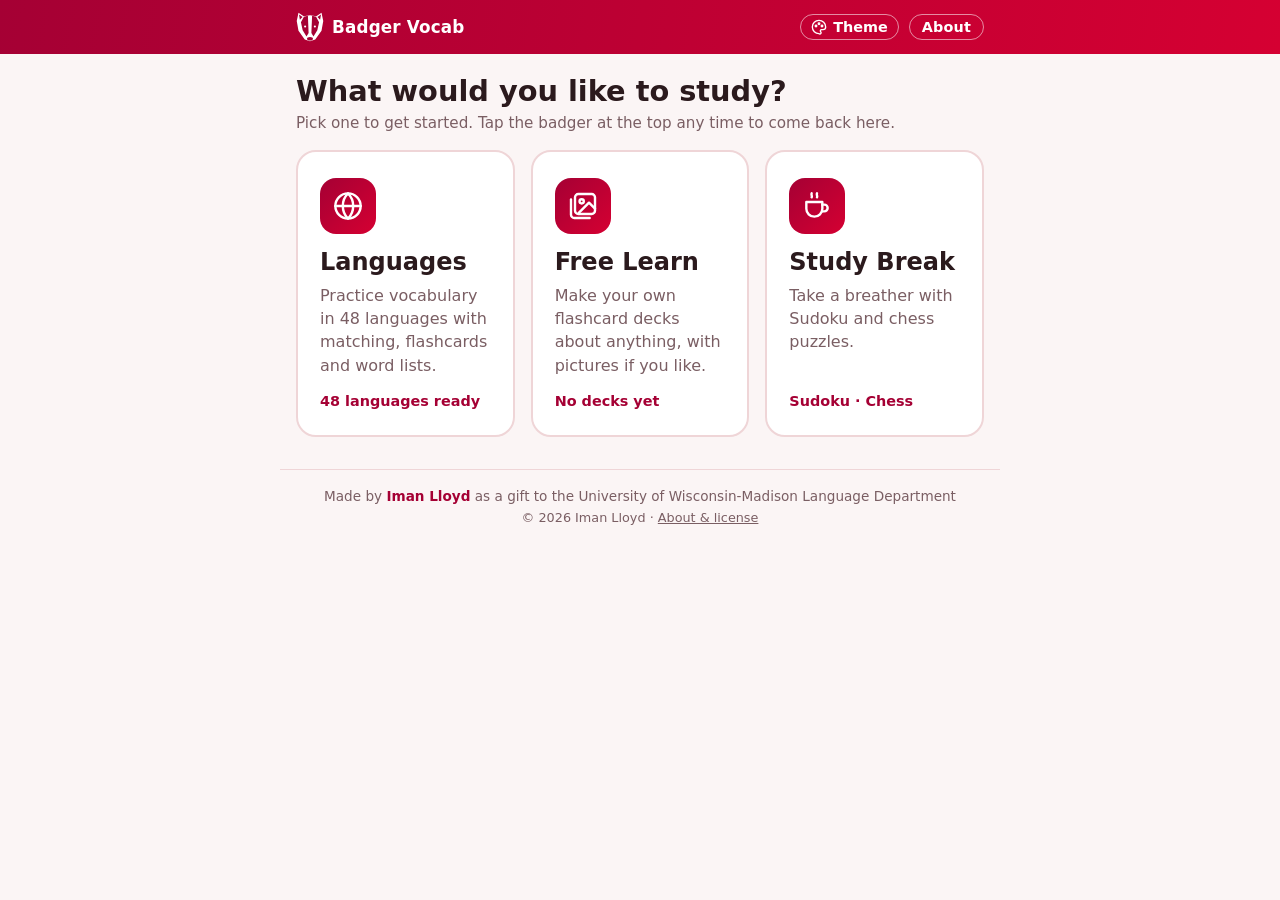
<file: Badger Vocab (no word list).html>
<!DOCTYPE html>
<!--
  Badger Vocab
  Copyright (c) 2026 Iman Lloyd. Licensed under the PolyForm Noncommercial License 1.0.0 (see LICENSE.md).
  Required Notice: Copyright (c) 2026 Iman Lloyd. Badger Vocab was made by Iman Lloyd as a gift to the University of Wisconsin-Madison Language Department.
-->
<html lang="en">
<head>
<meta charset="utf-8">
<meta name="viewport" content="width=device-width, initial-scale=1">
<meta name="theme-color" content="#A50034">
<meta name="description" content="Private, offline vocabulary practice with matching and flashcards.">
<title>Badger Vocab</title>
<link rel="icon" href="[data-uri]" type="image/svg+xml">
<link rel="apple-touch-icon" href="[data-uri]">
<style>
/* Badger Vocab. Copyright (c) 2026 Iman Lloyd. PolyForm Noncommercial License 1.0.0 (see LICENSE.md).
   Required Notice: Copyright (c) 2026 Iman Lloyd. Badger Vocab was made by Iman Lloyd as a gift to the University of Wisconsin-Madison Language Department. */
/* ===== Color themes =====
   People pick a theme with the Theme button in the header. The choice is saved as
   data-theme and data-look (auto, light, dark) on the <html> tag.
   "Badger Red" is built from the palettes Iman picked: crimson #A50034, red #D50032, brick #B22234, blush #F7C6C7.
   To add or change themes, edit themes.py and run "python3 themes.py". */
/* THEMES START: generated by themes.py. Edit themes.py, not this block. */
:root{--ok:#2F7A57;--okbg:#E2F1E8;--bad:#B22234;--semi:#E7909C;--semi-ink:#4A0D1A;--ui:system-ui,-apple-system,"Segoe UI",Roboto,"Helvetica Neue","Noto Sans",Arial,sans-serif;--arabic:"Noto Naskh Arabic","Geeza Pro","Sakkal Majalla","Traditional Arabic","Arabic Typesetting","Noto Sans Arabic","Segoe UI",serif;--tf:var(--ui);color-scheme:light}
:root[data-look="dark"]{--ok:#6FCB9C;--okbg:#173628;--bad:#FF6B7D;--semi:#F2A0AD;--semi-ink:#3A0A16;color-scheme:dark}
@media (prefers-color-scheme:dark){:root:not([data-look="light"]):not([data-look="dark"]){--ok:#6FCB9C;--okbg:#173628;--bad:#FF6B7D;--semi:#F2A0AD;--semi-ink:#3A0A16;color-scheme:dark}}
:root[data-theme="red"],:root:not([data-theme]){--bg:#FBF5F5;--surface:#FFFFFF;--soft:#FCEBEC;--ink:#2B1A1D;--muted:#7A5E63;--line:#EFD5D7;--accent:#D50032;--accent-ink:#FFFFFF;--accent-soft:#F7C6C7;--crimson:#A50034;--sel:#A50034;--seltxt:#FFFFFF;--hd1:#A50034;--hd2:#D50032} /* Badger Red */
:root[data-theme="red"][data-look="dark"],:root:not([data-theme])[data-look="dark"]{--bg:#170E10;--surface:#24161A;--soft:#331A20;--ink:#F7ECEE;--muted:#C4A6AC;--line:#43282E;--accent:#FF5470;--accent-ink:#2A0009;--accent-soft:#5C2230;--crimson:#FF5470;--sel:#F7C6C7;--seltxt:#3A0A16;--hd1:#5E0020;--hd2:#8A0029}
@media (prefers-color-scheme:dark){:root[data-theme="red"]:not([data-look="light"]),:root:not([data-theme]):not([data-look="light"]){--bg:#170E10;--surface:#24161A;--soft:#331A20;--ink:#F7ECEE;--muted:#C4A6AC;--line:#43282E;--accent:#FF5470;--accent-ink:#2A0009;--accent-soft:#5C2230;--crimson:#FF5470;--sel:#F7C6C7;--seltxt:#3A0A16;--hd1:#5E0020;--hd2:#8A0029}}
:root[data-theme="blue"]{--bg:#F4F7FB;--surface:#FFFFFF;--soft:#E8F0FA;--ink:#17222F;--muted:#5A6B7E;--line:#D3DEEB;--accent:#1F5FBF;--accent-ink:#FFFFFF;--accent-soft:#C6D8F2;--crimson:#123E80;--sel:#123E80;--seltxt:#FFFFFF;--hd1:#123E80;--hd2:#1F5FBF} /* Lake Blue */
:root[data-theme="blue"][data-look="dark"]{--bg:#0D131B;--surface:#16202C;--soft:#172A40;--ink:#E9F0F8;--muted:#9DB0C5;--line:#26384D;--accent:#6EA8FF;--accent-ink:#07203F;--accent-soft:#1F3B60;--crimson:#6EA8FF;--sel:#C6D8F2;--seltxt:#0B2240;--hd1:#0E2A57;--hd2:#184A95}
@media (prefers-color-scheme:dark){:root[data-theme="blue"]:not([data-look="light"]){--bg:#0D131B;--surface:#16202C;--soft:#172A40;--ink:#E9F0F8;--muted:#9DB0C5;--line:#26384D;--accent:#6EA8FF;--accent-ink:#07203F;--accent-soft:#1F3B60;--crimson:#6EA8FF;--sel:#C6D8F2;--seltxt:#0B2240;--hd1:#0E2A57;--hd2:#184A95}}
:root[data-theme="teal"]{--bg:#F3F8F7;--surface:#FFFFFF;--soft:#E3F2F0;--ink:#152624;--muted:#566F6B;--line:#CFE2DF;--accent:#0F7C78;--accent-ink:#FFFFFF;--accent-soft:#BFE3DF;--crimson:#0A5653;--sel:#0A5653;--seltxt:#FFFFFF;--hd1:#0A5653;--hd2:#0F7C78} /* Teal */
:root[data-theme="teal"][data-look="dark"]{--bg:#0C1514;--surface:#14211F;--soft:#16302C;--ink:#E6F3F1;--muted:#98B6B1;--line:#24403B;--accent:#4FD1C5;--accent-ink:#04302C;--accent-soft:#1D4A45;--crimson:#4FD1C5;--sel:#BFE3DF;--seltxt:#08302C;--hd1:#08413E;--hd2:#0D6662}
@media (prefers-color-scheme:dark){:root[data-theme="teal"]:not([data-look="light"]){--bg:#0C1514;--surface:#14211F;--soft:#16302C;--ink:#E6F3F1;--muted:#98B6B1;--line:#24403B;--accent:#4FD1C5;--accent-ink:#04302C;--accent-soft:#1D4A45;--crimson:#4FD1C5;--sel:#BFE3DF;--seltxt:#08302C;--hd1:#08413E;--hd2:#0D6662}}
:root[data-theme="purple"]{--bg:#F8F5FB;--surface:#FFFFFF;--soft:#F0E9F8;--ink:#231A2E;--muted:#6B5E7C;--line:#E2D6EE;--accent:#6B3FA0;--accent-ink:#FFFFFF;--accent-soft:#DCCBF0;--crimson:#4B2775;--sel:#4B2775;--seltxt:#FFFFFF;--hd1:#4B2775;--hd2:#6B3FA0} /* Purple */
:root[data-theme="purple"][data-look="dark"]{--bg:#130E1A;--surface:#1E1627;--soft:#2A1D3A;--ink:#F1EBF8;--muted:#B6A7C9;--line:#3A2C4C;--accent:#B48CF2;--accent-ink:#25103F;--accent-soft:#40285F;--crimson:#B48CF2;--sel:#DCCBF0;--seltxt:#2A1245;--hd1:#36195A;--hd2:#58308C}
@media (prefers-color-scheme:dark){:root[data-theme="purple"]:not([data-look="light"]){--bg:#130E1A;--surface:#1E1627;--soft:#2A1D3A;--ink:#F1EBF8;--muted:#B6A7C9;--line:#3A2C4C;--accent:#B48CF2;--accent-ink:#25103F;--accent-soft:#40285F;--crimson:#B48CF2;--sel:#DCCBF0;--seltxt:#2A1245;--hd1:#36195A;--hd2:#58308C}}
:root[data-theme="orange"]{--bg:#FCF7F2;--surface:#FFFFFF;--soft:#FBEBDD;--ink:#2B1E14;--muted:#7A6352;--line:#F0DCC9;--accent:#B94E0A;--accent-ink:#FFFFFF;--accent-soft:#F7D3B5;--crimson:#8A3A06;--sel:#8A3A06;--seltxt:#FFFFFF;--hd1:#8A3A06;--hd2:#B04D0E} /* Autumn Orange */
:root[data-theme="orange"][data-look="dark"]{--bg:#17110C;--surface:#231A13;--soft:#33231A;--ink:#F8EEE6;--muted:#C9B09C;--line:#45321F;--accent:#FF9F5A;--accent-ink:#3A1A04;--accent-soft:#5A3418;--crimson:#FF9F5A;--sel:#F7D3B5;--seltxt:#3A1A04;--hd1:#5C2706;--hd2:#94420C}
@media (prefers-color-scheme:dark){:root[data-theme="orange"]:not([data-look="light"]){--bg:#17110C;--surface:#231A13;--soft:#33231A;--ink:#F8EEE6;--muted:#C9B09C;--line:#45321F;--accent:#FF9F5A;--accent-ink:#3A1A04;--accent-soft:#5A3418;--crimson:#FF9F5A;--sel:#F7D3B5;--seltxt:#3A1A04;--hd1:#5C2706;--hd2:#94420C}}
:root[data-theme="slate"]{--bg:#F5F6F8;--surface:#FFFFFF;--soft:#ECEFF3;--ink:#1C2128;--muted:#5E6875;--line:#DADFE6;--accent:#3F5466;--accent-ink:#FFFFFF;--accent-soft:#CDD6E0;--crimson:#2A3947;--sel:#2A3947;--seltxt:#FFFFFF;--hd1:#2A3947;--hd2:#4A6175} /* Slate */
:root[data-theme="slate"][data-look="dark"]{--bg:#111418;--surface:#1A1F25;--soft:#232A33;--ink:#ECEFF3;--muted:#A3ADB9;--line:#2F3742;--accent:#9DB4CC;--accent-ink:#14202C;--accent-soft:#33414F;--crimson:#9DB4CC;--sel:#CDD6E0;--seltxt:#18222D;--hd1:#20282F;--hd2:#33404C}
@media (prefers-color-scheme:dark){:root[data-theme="slate"]:not([data-look="light"]){--bg:#111418;--surface:#1A1F25;--soft:#232A33;--ink:#ECEFF3;--muted:#A3ADB9;--line:#2F3742;--accent:#9DB4CC;--accent-ink:#14202C;--accent-soft:#33414F;--crimson:#9DB4CC;--sel:#CDD6E0;--seltxt:#18222D;--hd1:#20282F;--hd2:#33404C}}
:root[data-theme="terrace"]{--bg:#FFFBEF;--surface:#FFFFFF;--soft:#FFF1C2;--ink:#2A1F0E;--muted:#76613F;--line:#F3DE9A;--accent:#C2410C;--accent-ink:#FFFFFF;--accent-soft:#FFD98A;--crimson:#9A3412;--sel:#9A3412;--seltxt:#FFFFFF;--hd1:#9A3412;--hd2:#C2410C} /* Terrace Sunburst */
:root[data-theme="terrace"][data-look="dark"]{--bg:#16110A;--surface:#211A0F;--soft:#33260F;--ink:#FFF6E0;--muted:#D6BE8E;--line:#4A3A1A;--accent:#FFC233;--accent-ink:#2E1C00;--accent-soft:#5A4210;--crimson:#FFC233;--sel:#FFE08A;--seltxt:#2E1C00;--hd1:#7A2E06;--hd2:#A8410C}
@media (prefers-color-scheme:dark){:root[data-theme="terrace"]:not([data-look="light"]){--bg:#16110A;--surface:#211A0F;--soft:#33260F;--ink:#FFF6E0;--muted:#D6BE8E;--line:#4A3A1A;--accent:#FFC233;--accent-ink:#2E1C00;--accent-soft:#5A4210;--crimson:#FFC233;--sel:#FFE08A;--seltxt:#2E1C00;--hd1:#7A2E06;--hd2:#A8410C}}
:root[data-theme="graphite"]{--bg:#F6F6F6;--surface:#FFFFFF;--soft:#EDEDED;--ink:#151515;--muted:#5C5C5C;--line:#DCDCDC;--accent:#2B2B2B;--accent-ink:#FFFFFF;--accent-soft:#D4D4D4;--crimson:#1A1A1A;--sel:#1A1A1A;--seltxt:#FFFFFF;--hd1:#1A1A1A;--hd2:#3A3A3A} /* Graphite */
:root[data-theme="graphite"][data-look="dark"]{--bg:#0E0E0E;--surface:#191919;--soft:#242424;--ink:#F0F0F0;--muted:#ABABAB;--line:#323232;--accent:#E6E6E6;--accent-ink:#111111;--accent-soft:#3A3A3A;--crimson:#E6E6E6;--sel:#E6E6E6;--seltxt:#111111;--hd1:#1E1E1E;--hd2:#333333}
@media (prefers-color-scheme:dark){:root[data-theme="graphite"]:not([data-look="light"]){--bg:#0E0E0E;--surface:#191919;--soft:#242424;--ink:#F0F0F0;--muted:#ABABAB;--line:#323232;--accent:#E6E6E6;--accent-ink:#111111;--accent-soft:#3A3A3A;--crimson:#E6E6E6;--sel:#E6E6E6;--seltxt:#111111;--hd1:#1E1E1E;--hd2:#333333}}
:root[data-theme="contrast"]{--bg:#FFFFFF;--surface:#FFFFFF;--soft:#F1F1F1;--ink:#000000;--muted:#2E2E2E;--line:#000000;--accent:#0033CC;--accent-ink:#FFFFFF;--accent-soft:#C9D6FF;--crimson:#001F7A;--sel:#000000;--seltxt:#FFFFFF;--hd1:#000000;--hd2:#000000} /* High Contrast */
:root[data-theme="contrast"][data-look="dark"]{--bg:#000000;--surface:#000000;--soft:#141414;--ink:#FFFFFF;--muted:#E0E0E0;--line:#FFFFFF;--accent:#FFE14D;--accent-ink:#000000;--accent-soft:#3D3500;--crimson:#FFE14D;--sel:#FFE14D;--seltxt:#000000;--hd1:#000000;--hd2:#000000}
@media (prefers-color-scheme:dark){:root[data-theme="contrast"]:not([data-look="light"]){--bg:#000000;--surface:#000000;--soft:#141414;--ink:#FFFFFF;--muted:#E0E0E0;--line:#FFFFFF;--accent:#FFE14D;--accent-ink:#000000;--accent-soft:#3D3500;--crimson:#FFE14D;--sel:#FFE14D;--seltxt:#000000;--hd1:#000000;--hd2:#000000}}
:root[data-theme="forest"]{--bg:#F6FAF8;--surface:#FFFFFF;--soft:#E8F5ED;--ink:#1B2D22;--muted:#567161;--line:#D2E4DA;--accent:#247B48;--accent-ink:#FFFFFF;--accent-soft:#C9E9D6;--crimson:#1C5F38;--sel:#1C5F38;--seltxt:#FFFFFF;--hd1:#1C5F38;--hd2:#247B48} /* Forest Green */
:root[data-theme="forest"][data-look="dark"]{--bg:#0F1511;--surface:#18201B;--soft:#213127;--ink:#DEEDE4;--muted:#8FAE9C;--line:#35463C;--accent:#4ACF81;--accent-ink:#0E2F1C;--accent-soft:#345140;--crimson:#4ACF81;--sel:#CDEAD9;--seltxt:#103720;--hd1:#183E28;--hd2:#276340}
@media (prefers-color-scheme:dark){:root[data-theme="forest"]:not([data-look="light"]){--bg:#0F1511;--surface:#18201B;--soft:#213127;--ink:#DEEDE4;--muted:#8FAE9C;--line:#35463C;--accent:#4ACF81;--accent-ink:#0E2F1C;--accent-soft:#345140;--crimson:#4ACF81;--sel:#CDEAD9;--seltxt:#103720;--hd1:#183E28;--hd2:#276340}}
:root[data-theme="turquoise"]{--bg:#F5FAFB;--surface:#FFFFFF;--soft:#E4F6F9;--ink:#1B2A2D;--muted:#587074;--line:#CDE6EA;--accent:#077788;--accent-ink:#FFFFFF;--accent-soft:#BFECF3;--crimson:#065D6B;--sel:#065D6B;--seltxt:#FFFFFF;--hd1:#065D6B;--hd2:#077788} /* Turquoise */
:root[data-theme="turquoise"][data-look="dark"]{--bg:#0D1517;--surface:#162122;--soft:#1C3236;--ink:#DEEBED;--muted:#8FA9AE;--line:#2F474B;--accent:#20DCF9;--accent-ink:#03333A;--accent-soft:#2A545A;--crimson:#20DCF9;--sel:#C3EDF3;--seltxt:#043B44;--hd1:#0C424B;--hd2:#12616E}
@media (prefers-color-scheme:dark){:root[data-theme="turquoise"]:not([data-look="light"]){--bg:#0D1517;--surface:#162122;--soft:#1C3236;--ink:#DEEBED;--muted:#8FA9AE;--line:#2F474B;--accent:#20DCF9;--accent-ink:#03333A;--accent-soft:#2A545A;--crimson:#20DCF9;--sel:#C3EDF3;--seltxt:#043B44;--hd1:#0C424B;--hd2:#12616E}}
:root[data-theme="sky"]{--bg:#F5F9FB;--surface:#FFFFFF;--soft:#E5F2F8;--ink:#1B272D;--muted:#5A6E77;--line:#CEE0E9;--accent:#0D72A0;--accent-ink:#FFFFFF;--accent-soft:#C0E2F1;--crimson:#0A5A7F;--sel:#0A5A7F;--seltxt:#FFFFFF;--hd1:#0A5A7F;--hd2:#0D72A0} /* Sky Blue */
:root[data-theme="sky"][data-look="dark"]{--bg:#0D1416;--surface:#161E22;--soft:#1D2D35;--ink:#DEE8ED;--muted:#8FA4AE;--line:#30424A;--accent:#26B2F3;--accent-ink:#052839;--accent-soft:#2C4B59;--crimson:#26B2F3;--sel:#C5E4F2;--seltxt:#052F42;--hd1:#0E3649;--hd2:#185C7C}
@media (prefers-color-scheme:dark){:root[data-theme="sky"]:not([data-look="light"]){--bg:#0D1416;--surface:#161E22;--soft:#1D2D35;--ink:#DEE8ED;--muted:#8FA4AE;--line:#30424A;--accent:#26B2F3;--accent-ink:#052839;--accent-soft:#2C4B59;--crimson:#26B2F3;--sel:#C5E4F2;--seltxt:#052F42;--hd1:#0E3649;--hd2:#185C7C}}
:root[data-theme="indigo"]{--bg:#F6F6FA;--surface:#FFFFFF;--soft:#E8E8F5;--ink:#1B1B2D;--muted:#656686;--line:#D2D3E4;--accent:#393EC6;--accent-ink:#FFFFFF;--accent-soft:#C9CAE9;--crimson:#222577;--sel:#222577;--seltxt:#FFFFFF;--hd1:#222577;--hd2:#393EC6} /* Indigo */
:root[data-theme="indigo"][data-look="dark"]{--bg:#0F0F15;--surface:#181820;--soft:#212131;--ink:#DEDEED;--muted:#9595B2;--line:#353546;--accent:#8E91E1;--accent-ink:#0E0F2F;--accent-soft:#343551;--crimson:#8E91E1;--sel:#CDCEEA;--seltxt:#101137;--hd1:#181A3E;--hd2:#2B2D6E}
@media (prefers-color-scheme:dark){:root[data-theme="indigo"]:not([data-look="light"]){--bg:#0F0F15;--surface:#181820;--soft:#212131;--ink:#DEDEED;--muted:#9595B2;--line:#353546;--accent:#8E91E1;--accent-ink:#0E0F2F;--accent-soft:#343551;--crimson:#8E91E1;--sel:#CDCEEA;--seltxt:#101137;--hd1:#181A3E;--hd2:#2B2D6E}}
:root[data-theme="rose"]{--bg:#FAF6F7;--surface:#FFFFFF;--soft:#F6E7EB;--ink:#2D1B1F;--muted:#806068;--line:#E6D1D6;--accent:#C62A51;--accent-ink:#FFFFFF;--accent-soft:#EBC6CF;--crimson:#7E1B34;--sel:#7E1B34;--seltxt:#FFFFFF;--hd1:#7E1B34;--hd2:#C62A51} /* Rose */
:root[data-theme="rose"][data-look="dark"]{--bg:#150E10;--surface:#21171A;--soft:#322024;--ink:#EDDEE2;--muted:#B09299;--line:#473338;--accent:#E57692;--accent-ink:#320B15;--accent-soft:#54313A;--crimson:#E57692;--sel:#EDCAD3;--seltxt:#3B0C18;--hd1:#421520;--hd2:#742539}
@media (prefers-color-scheme:dark){:root[data-theme="rose"]:not([data-look="light"]){--bg:#150E10;--surface:#21171A;--soft:#322024;--ink:#EDDEE2;--muted:#B09299;--line:#473338;--accent:#E57692;--accent-ink:#320B15;--accent-soft:#54313A;--crimson:#E57692;--sel:#EDCAD3;--seltxt:#3B0C18;--hd1:#421520;--hd2:#742539}}
:root[data-theme="berry"]{--bg:#FAF6F8;--surface:#FFFFFF;--soft:#F5E7F0;--ink:#2D1B26;--muted:#806074;--line:#E5D2DE;--accent:#BC2F88;--accent-ink:#FFFFFF;--accent-soft:#EAC8DD;--crimson:#7A1F59;--sel:#7A1F59;--seltxt:#FFFFFF;--hd1:#7A1F59;--hd2:#BC2F88} /* Berry */
:root[data-theme="berry"][data-look="dark"]{--bg:#150F13;--surface:#20181D;--soft:#31202B;--ink:#EDDEE8;--muted:#B092A5;--line:#463440;--accent:#E076B9;--accent-ink:#310C23;--accent-soft:#523247;--crimson:#E076B9;--sel:#EBCBE0;--seltxt:#390E29;--hd1:#401731;--hd2:#712856}
@media (prefers-color-scheme:dark){:root[data-theme="berry"]:not([data-look="light"]){--bg:#150F13;--surface:#20181D;--soft:#31202B;--ink:#EDDEE8;--muted:#B092A5;--line:#463440;--accent:#E076B9;--accent-ink:#310C23;--accent-soft:#523247;--crimson:#E076B9;--sel:#EBCBE0;--seltxt:#390E29;--hd1:#401731;--hd2:#712856}}
:root[data-theme="coral"]{--bg:#FAF6F5;--surface:#FFFFFF;--soft:#F7E8E6;--ink:#2D1D1B;--muted:#7D635E;--line:#E7D3CF;--accent:#C4351C;--accent-ink:#FFFFFF;--accent-soft:#EECAC3;--crimson:#862413;--sel:#862413;--seltxt:#FFFFFF;--hd1:#862413;--hd2:#C4351C} /* Coral */
:root[data-theme="coral"][data-look="dark"]{--bg:#160F0E;--surface:#211817;--soft:#34211E;--ink:#EDE0DE;--muted:#AE938F;--line:#493532;--accent:#EC755F;--accent-ink:#360F08;--accent-soft:#56342E;--crimson:#EC755F;--sel:#EFCDC7;--seltxt:#3E1109;--hd1:#451911;--hd2:#7A2C1F}
@media (prefers-color-scheme:dark){:root[data-theme="coral"]:not([data-look="light"]){--bg:#160F0E;--surface:#211817;--soft:#34211E;--ink:#EDE0DE;--muted:#AE938F;--line:#493532;--accent:#EC755F;--accent-ink:#360F08;--accent-soft:#56342E;--crimson:#EC755F;--sel:#EFCDC7;--seltxt:#3E1109;--hd1:#451911;--hd2:#7A2C1F}}
:root[data-theme="sunflower"]{--bg:#FBF9F5;--surface:#FFFFFF;--soft:#F9F2E4;--ink:#2D271B;--muted:#746B58;--line:#EAE0CD;--accent:#916308;--accent-ink:#FFFFFF;--accent-soft:#F3E1BF;--crimson:#6F4C06;--sel:#6F4C06;--seltxt:#FFFFFF;--hd1:#6F4C06;--hd2:#916308} /* Sunflower */
:root[data-theme="sunflower"][data-look="dark"]{--bg:#17130D;--surface:#221E16;--soft:#362D1C;--ink:#EDE8DE;--muted:#AEA38F;--line:#4B422F;--accent:#F9B020;--accent-ink:#3A2803;--accent-soft:#5A4A2A;--crimson:#F9B020;--sel:#F3E3C3;--seltxt:#442E04;--hd1:#4B360C;--hd2:#725213}
@media (prefers-color-scheme:dark){:root[data-theme="sunflower"]:not([data-look="light"]){--bg:#17130D;--surface:#221E16;--soft:#362D1C;--ink:#EDE8DE;--muted:#AEA38F;--line:#4B422F;--accent:#F9B020;--accent-ink:#3A2803;--accent-soft:#5A4A2A;--crimson:#F9B020;--sel:#F3E3C3;--seltxt:#442E04;--hd1:#4B360C;--hd2:#725213}}
:root[data-theme="moss"]{--bg:#F8F9F7;--surface:#FFFFFF;--soft:#F0F3EA;--ink:#272D1B;--muted:#666E53;--line:#DEE2D5;--accent:#5F742F;--accent-ink:#FFFFFF;--accent-soft:#DEE5CD;--crimson:#4A5B25;--sel:#4A5B25;--seltxt:#FFFFFF;--hd1:#4A5B25;--hd2:#5F742F} /* Moss */
:root[data-theme="moss"][data-look="dark"]{--bg:#131410;--surface:#1D1F19;--soft:#2B2F23;--ink:#E9EDDE;--muted:#A4AE8F;--line:#404437;--accent:#A0BF5A;--accent-ink:#242B12;--accent-soft:#474D37;--crimson:#A0BF5A;--sel:#E0E7D0;--seltxt:#2A3315;--hd1:#313A1D;--hd2:#4E5C2E}
@media (prefers-color-scheme:dark){:root[data-theme="moss"]:not([data-look="light"]){--bg:#131410;--surface:#1D1F19;--soft:#2B2F23;--ink:#E9EDDE;--muted:#A4AE8F;--line:#404437;--accent:#A0BF5A;--accent-ink:#242B12;--accent-soft:#474D37;--crimson:#A0BF5A;--sel:#E0E7D0;--seltxt:#2A3315;--hd1:#313A1D;--hd2:#4E5C2E}}
:root[data-theme="mint"]{--bg:#F6F9F8;--surface:#FFFFFF;--soft:#E9F4F0;--ink:#1B2D27;--muted:#567168;--line:#D3E3DE;--accent:#297A5F;--accent-ink:#FFFFFF;--accent-soft:#CAE7DE;--crimson:#1F5C47;--sel:#1F5C47;--seltxt:#FFFFFF;--hd1:#1F5C47;--hd2:#297A5F} /* Mint */
:root[data-theme="mint"][data-look="dark"]{--bg:#0F1513;--surface:#19201D;--soft:#22302B;--ink:#DEEDE8;--muted:#8FAEA3;--line:#364540;--accent:#50C8A0;--accent-ink:#0F2E24;--accent-soft:#355047;--crimson:#50C8A0;--sel:#CEE9E0;--seltxt:#12362A;--hd1:#1A3D31;--hd2:#29604E}
@media (prefers-color-scheme:dark){:root[data-theme="mint"]:not([data-look="light"]){--bg:#0F1513;--surface:#19201D;--soft:#22302B;--ink:#DEEDE8;--muted:#8FAEA3;--line:#364540;--accent:#50C8A0;--accent-ink:#0F2E24;--accent-soft:#355047;--crimson:#50C8A0;--sel:#CEE9E0;--seltxt:#12362A;--hd1:#1A3D31;--hd2:#29604E}}
:root[data-theme="lavender"]{--bg:#F8F6F9;--surface:#FFFFFF;--soft:#EEE9F4;--ink:#231B2D;--muted:#716383;--line:#DAD4E3;--accent:#7742BD;--accent-ink:#FFFFFF;--accent-soft:#D7CBE7;--crimson:#482871;--sel:#482871;--seltxt:#FFFFFF;--hd1:#482871;--hd2:#7742BD} /* Lavender */
:root[data-theme="lavender"][data-look="dark"]{--bg:#120F14;--surface:#1C191F;--soft:#282230;--ink:#E4DEED;--muted:#A195B2;--line:#3C3645;--accent:#AD8CD9;--accent-ink:#1D102D;--accent-soft:#41364F;--crimson:#AD8CD9;--sel:#DACEE8;--seltxt:#211335;--hd1:#291B3C;--hd2:#492F6A}
@media (prefers-color-scheme:dark){:root[data-theme="lavender"]:not([data-look="light"]){--bg:#120F14;--surface:#1C191F;--soft:#282230;--ink:#E4DEED;--muted:#A195B2;--line:#3C3645;--accent:#AD8CD9;--accent-ink:#1D102D;--accent-soft:#41364F;--crimson:#AD8CD9;--sel:#DACEE8;--seltxt:#211335;--hd1:#291B3C;--hd2:#492F6A}}
:root[data-theme="cocoa"]{--bg:#F9F8F7;--surface:#FFFFFF;--soft:#F3EEEA;--ink:#2D221B;--muted:#77665A;--line:#E1DAD5;--accent:#906141;--accent-ink:#FFFFFF;--accent-soft:#E4D7CE;--crimson:#6A472F;--sel:#6A472F;--seltxt:#FFFFFF;--hd1:#6A472F;--hd2:#906141} /* Cocoa */
:root[data-theme="cocoa"][data-look="dark"]{--bg:#141110;--surface:#1F1C19;--soft:#2E2823;--ink:#EDE4DE;--muted:#AE9B8F;--line:#433C37;--accent:#C29170;--accent-ink:#2A1C13;--accent-soft:#4C4038;--crimson:#C29170;--sel:#E5D9D1;--seltxt:#312116;--hd1:#39291E;--hd2:#644835}
@media (prefers-color-scheme:dark){:root[data-theme="cocoa"]:not([data-look="light"]){--bg:#141110;--surface:#1F1C19;--soft:#2E2823;--ink:#EDE4DE;--muted:#AE9B8F;--line:#433C37;--accent:#C29170;--accent-ink:#2A1C13;--accent-soft:#4C4038;--crimson:#C29170;--sel:#E5D9D1;--seltxt:#312116;--hd1:#39291E;--hd2:#644835}}
:root[data-theme="plum"]{--bg:#F9F7F9;--surface:#FFFFFF;--soft:#F2EAF3;--ink:#2B1B2D;--muted:#7D6080;--line:#E1D5E2;--accent:#9C46A4;--accent-ink:#FFFFFF;--accent-soft:#E2CDE4;--crimson:#662E6B;--sel:#662E6B;--seltxt:#FFFFFF;--hd1:#662E6B;--hd2:#9C46A4} /* Plum */
:root[data-theme="plum"][data-look="dark"]{--bg:#141014;--surface:#1E191F;--soft:#2E232F;--ink:#ECDEED;--muted:#AD92B0;--line:#423743;--accent:#C580CB;--accent-ink:#29122B;--accent-soft:#4B384D;--crimson:#C580CB;--sel:#E4D1E6;--seltxt:#301532;--hd1:#371D39;--hd2:#613465}
@media (prefers-color-scheme:dark){:root[data-theme="plum"]:not([data-look="light"]){--bg:#141014;--surface:#1E191F;--soft:#2E232F;--ink:#ECDEED;--muted:#AD92B0;--line:#423743;--accent:#C580CB;--accent-ink:#29122B;--accent-soft:#4B384D;--crimson:#C580CB;--sel:#E4D1E6;--seltxt:#301532;--hd1:#371D39;--hd2:#613465}}
/* THEMES END */
*{box-sizing:border-box}
html,body{margin:0;background:var(--bg);color:var(--ink);font-family:var(--ui)}
body.arab{--tf:var(--arabic)}
main{max-width:720px;margin:0 auto;padding:20px 16px 24px}
h1{font-size:1.8rem;margin:0;line-height:1.25}
h2{font-size:.95rem;margin:24px 0 10px;color:var(--crimson);font-weight:700;text-transform:uppercase;letter-spacing:.04em}
.sub{color:var(--muted);margin:4px 0 14px;font-size:.95rem}
.tgt{font-family:var(--tf)}
.back{background:none;border:0;color:var(--muted);font:600 .95rem var(--ui);cursor:pointer;padding:6px 0;margin-bottom:6px}
.back:hover{color:var(--ink)}
.row{display:flex;flex-wrap:wrap;gap:10px;align-items:end;margin-bottom:12px}
label.f{display:flex;flex-direction:column;gap:3px;font-size:.85rem;color:var(--muted);flex:1;min-width:130px}
select,input:not([type=checkbox]):not([type=file]),textarea{padding:9px 10px;border:1px solid var(--line);border-radius:10px;background:var(--surface);color:var(--ink);font:600 1rem var(--ui);width:100%}
textarea{font-family:var(--tf),var(--ui)}
.opts{display:flex;flex-wrap:wrap;gap:6px 16px;font-size:.92rem;color:var(--muted);margin-bottom:6px;align-items:center}.opts label{cursor:pointer}
.opts select{width:auto;padding:5px 8px;font-size:.9rem}
/* language grid */
.lgrid{display:grid;grid-template-columns:repeat(auto-fill,minmax(190px,1fr));gap:14px}
.lc{border:2px solid var(--line);background:var(--surface);color:var(--ink);border-radius:16px;padding:20px 18px;min-height:132px;cursor:pointer;text-align:left;display:flex;flex-direction:column;gap:4px;font:inherit}
.lc:hover,.g:hover{border-color:var(--accent)}
.lc .ln{font-weight:700;font-size:1.2rem}.lc .lnat{font-size:1.25rem;color:var(--muted);overflow-wrap:anywhere}
.lc .lcount{font-size:.88rem;color:var(--muted);margin-top:auto;padding-top:10px}
.lc.has{border-color:var(--accent);background:var(--soft)}.lc.has .lcount{color:var(--accent);font-weight:700}
/* mode toggle */
.seg{display:inline-flex;background:var(--surface);border:1px solid var(--line);border-radius:12px;padding:4px;gap:4px;margin:14px 0 12px}
.seg button{border:0;background:transparent;color:var(--ink);border-radius:9px;padding:9px 18px;font:700 1rem var(--ui);cursor:pointer}
.seg button[aria-pressed=true]{background:var(--sel);color:var(--seltxt)}
/* group cards */
.ggrid{display:grid;grid-template-columns:repeat(auto-fill,minmax(200px,1fr));gap:10px}
.g{border:1px solid var(--line);background:var(--surface);color:var(--ink);border-radius:12px;padding:12px;cursor:pointer;text-align:left;display:flex;flex-direction:column;gap:6px;font:inherit}
.g:hover{border-color:var(--ink)}
.g .gt{font-weight:700}.g .gc{font-size:.82rem;color:var(--muted)}
.gb{display:flex;height:6px;border-radius:3px;overflow:hidden;background:var(--line)}
.gb i{display:block;height:100%}.k3{background:var(--ok)}.k2{background:var(--semi)}.k1{background:var(--bad)}
.legend{font-size:.82rem;color:var(--muted);display:flex;gap:14px;flex-wrap:wrap;margin:-4px 0 8px}
.legend i{display:inline-block;width:10px;height:10px;border-radius:2px;margin-right:5px;vertical-align:-1px}
/* match */
.bar{display:flex;flex-wrap:wrap;gap:8px 16px;justify-content:space-between;align-items:center;margin:10px 0;font-size:.92rem;color:var(--muted)}
.prog{height:6px;background:var(--line);border-radius:3px;overflow:hidden;margin-bottom:16px}.prog i{display:block;height:100%;width:0;background:var(--ok);transition:width .3s}
.board{display:grid;grid-template-columns:1fr 1fr;gap:12px}.col{display:flex;flex-direction:column;gap:10px}
.tile{min-height:64px;border:2px solid var(--line);background:var(--surface);color:var(--ink);border-radius:12px;padding:8px 10px;cursor:pointer;display:flex;flex-direction:column;align-items:center;justify-content:center;text-align:center;font:600 1rem var(--ui)}
.tile.tgt{font-family:var(--tf);font-size:1.35rem;line-height:1.4}
body.arab .tile.tgt{font-size:1.6rem}
.tile small{font:400 .8rem var(--ui);color:var(--muted)}
.tile.sel{background:var(--sel);color:var(--seltxt);border-color:var(--sel)}.tile.sel small{color:var(--seltxt);opacity:.8}
.tile.done{background:var(--okbg);border-color:var(--ok);color:var(--ok);cursor:default}.tile.done small{color:var(--ok)}
.tile.bad{border-color:var(--bad);animation:shake .35s}
@keyframes shake{25%{transform:translateX(-5px)}75%{transform:translateX(5px)}}
:focus-visible{outline:3px solid var(--accent);outline-offset:2px}
.end{margin-top:20px;background:var(--surface);border:1px solid var(--line);border-radius:14px;padding:18px}
.end h3{margin:0 0 6px;font-size:1.3rem}.end p{margin:4px 0;color:var(--muted)}
.w{display:flex;flex-wrap:wrap;gap:6px 12px;align-items:center;justify-content:space-between;padding:10px 0;border-top:1px solid var(--line)}
.w .tw{font-family:var(--tf);font-size:1.3rem}.w .en{font-size:.9rem;color:var(--muted)}
.lv{display:flex;gap:6px;flex-wrap:wrap}.lv button{border:1px solid var(--line);background:transparent;color:var(--ink);border-radius:8px;padding:6px 9px;font:600 .82rem var(--ui);cursor:pointer}
.lv button[aria-pressed=true].l1{background:var(--bad);border-color:var(--bad);color:#fff}
.lv button[aria-pressed=true].l2{background:var(--semi);border-color:var(--semi);color:var(--semi-ink)}
.lv button[aria-pressed=true].l3{background:var(--ok);border-color:var(--ok);color:#fff}
.btns{display:flex;gap:10px;margin-top:14px;flex-wrap:wrap}
.btn{border:0;border-radius:10px;padding:10px 16px;font:700 1rem var(--ui);cursor:pointer;background:var(--accent);color:var(--accent-ink)}
.btn.alt{background:transparent;border:1px solid var(--line);color:var(--ink)}
.btn.sm{padding:6px 10px;font-size:.85rem}
/* flashcards */
.card{display:block;width:100%;border:0;background:none;padding:0;perspective:1200px;cursor:pointer;font:inherit;color:inherit;margin-top:6px}
.inner{position:relative;min-height:280px;transition:transform .45s;transform-style:preserve-3d}
.card.flip .inner{transform:rotateY(180deg)}
.face{position:absolute;inset:0;backface-visibility:hidden;-webkit-backface-visibility:hidden;background:var(--surface);border:2px solid var(--line);border-radius:18px;display:flex;flex-direction:column;align-items:center;justify-content:center;gap:10px;padding:22px;text-align:center;overflow:auto}
.face.backf{transform:rotateY(180deg);border-color:var(--accent);background:var(--soft)}
.big{font-family:var(--tf);font-size:2.6rem;line-height:1.35}
body.arab .big{font-size:3rem}
.mean{font-size:1.5rem;font-weight:700;line-height:1.3}
.pron{color:var(--muted);font-size:1.05rem}
.note{color:var(--muted);font-size:.92rem}
.hint{color:var(--muted);font-size:.82rem;margin-top:6px}
.fbar{display:flex;justify-content:space-between;align-items:center;gap:10px;margin:14px 0 4px;flex-wrap:wrap}
.rate{display:grid;grid-template-columns:repeat(3,1fr);gap:8px;margin-top:14px}
.rate button{border:0;border-radius:12px;padding:14px 6px;font:700 1rem var(--ui);cursor:pointer;color:#fff}
.rate .r1{background:var(--bad)}.rate .r2{background:var(--semi);color:var(--semi-ink)}.rate .r3{background:var(--ok)}
.rate small{display:block;font-weight:400;font-size:.75rem;opacity:.85}
.spk{display:inline-flex;align-items:center;gap:6px}
.spk svg{width:18px;height:18px}
.panel{margin-top:22px;background:var(--surface);border:1px solid var(--line);border-radius:14px;padding:14px 18px}.panel summary{cursor:pointer;font-weight:700}
.empty{background:var(--surface);border:1px dashed var(--line);border-radius:14px;padding:18px;color:var(--muted)}
[hidden]{display:none!important}
@media (prefers-reduced-motion:reduce){*{animation:none!important;transition:none!important}}
@media (max-width:420px){.big{font-size:2.1rem}.seg button{padding:8px 12px}}
.card.noanim .inner{transition:none}

/* ===== Header, footer, group manager ===== */
.top{background:linear-gradient(100deg,var(--hd1),var(--hd2));color:#fff;position:relative;z-index:5}
.top>div{max-width:720px;margin:0 auto;padding:12px 16px;display:flex;align-items:center;justify-content:space-between;gap:10px}
.top a{color:#fff;text-decoration:none;font-weight:800;letter-spacing:.01em;font-size:1.05rem;display:flex;align-items:center;gap:8px}
.top a svg{width:28px;height:30px}
.top .off{font-size:.78rem;background:rgba(255,255,255,.18);border-radius:999px;padding:3px 10px}

h1{color:var(--ink)}
.back{color:var(--crimson)}
.prog i{background:var(--accent)}
foot,.foot{display:block;max-width:720px;margin:8px auto 0;padding:18px 16px 28px;border-top:1px solid var(--line);text-align:center;color:var(--muted);font-size:.85rem}
.foot b{color:var(--crimson);font-weight:700}
.gm{display:flex;flex-wrap:wrap;align-items:center;justify-content:space-between;gap:8px;padding:9px 0;border-top:1px solid var(--line)}
.gm span{font-weight:700}.gm small{color:var(--muted);font-weight:400;margin-left:6px}
.btn.danger{background:transparent;border:1px solid var(--bad);color:var(--bad)}
h3.sm{font-size:.95rem;margin:18px 0 4px}

@media (max-width:420px){.lgrid{grid-template-columns:minmax(0,1fr) minmax(0,1fr);gap:10px}.lc{padding:16px 14px;min-height:118px}}

/* ===== About ===== */
.top .hr{display:flex;align-items:center;gap:10px}
.top a.ab{font-size:.9rem;font-weight:700;border:1px solid rgba(255,255,255,.55);border-radius:999px;padding:4px 12px}
.top a.ab:hover{background:rgba(255,255,255,.15)}
.about-hero{display:flex;align-items:center;gap:16px;margin:6px 0 10px}
.about-hero img{border-radius:20px;flex:none}
.lead{font-size:1.1rem;line-height:1.5;margin:8px 0 6px}
.lead b{color:var(--crimson)}
#vAbout .panel{margin-top:14px;line-height:1.55}
#vAbout .panel p{margin:6px 0}#vAbout ul{margin:6px 0;padding-left:20px}#vAbout li{margin:6px 0}
.url{font-family:ui-monospace,Menlo,Consolas,monospace;font-size:.85em;overflow-wrap:anywhere}
.foot .cr{display:inline-block;margin-top:6px;font-size:.8rem}
.foot a{color:inherit}
.disclaimer{margin:2px 0 4px;font-style:italic}

/* ===== Word list & deck size ===== */
.seg{flex-wrap:wrap}
.deckpick{font-size:.85rem;color:var(--muted);display:flex;align-items:center;gap:6px;margin-left:auto}
.deckpick select{width:auto;padding:5px 8px;font-size:.88rem}
.lw{align-items:flex-start;flex-wrap:nowrap;gap:10px}
.lw .ln{color:var(--muted);font-size:.8rem;min-width:2.4em;text-align:right;padding-top:.55em;font-variant-numeric:tabular-nums}
.lw .lbody{flex:1;min-width:0}
.lw .say{background:none;border:0;padding:0;cursor:pointer;color:var(--ink);font-family:var(--tf);font-size:1.4rem;line-height:1.4;text-align:start}
.lw .say:hover{color:var(--accent)}
.lw .pron{font-size:.9rem}.lw .en{font-size:.92rem;color:var(--ink);margin-top:2px;overflow-wrap:anywhere}
.lw .lv{flex:none}
@media (max-width:560px){.lw{flex-wrap:wrap}.lw .lv{width:100%;padding-left:calc(2.4em + 10px)}}

/* ===== Theme picker ===== */
.top .tb{background:none;border:1px solid rgba(255,255,255,.55);color:#fff;border-radius:999px;padding:4px 10px;cursor:pointer;display:flex;align-items:center;gap:6px;font:700 .9rem var(--ui)}
.top .tb:hover{background:rgba(255,255,255,.15)}.top .tb svg{width:16px;height:16px}
.themepop{position:absolute;right:16px;top:calc(100% + 8px);width:min(400px,calc(100vw - 32px));max-height:calc(100vh - 90px);overflow:auto;overscroll-behavior:contain;background:var(--surface);color:var(--ink);border:1px solid var(--line);border-radius:16px;box-shadow:0 12px 36px rgba(0,0,0,.22);padding:16px;z-index:20}
.top>div{position:relative}
.themepop h3{margin:0 0 8px;font-size:.85rem;color:var(--muted);text-transform:uppercase;letter-spacing:.04em}
.sw{display:grid;grid-template-columns:repeat(4,1fr);gap:6px;margin-bottom:14px}
.sw button{display:flex;flex-direction:column;align-items:center;gap:6px;border:2px solid var(--line);background:var(--bg);color:var(--ink);border-radius:12px;padding:8px 2px;cursor:pointer;font:600 .72rem/1.2 var(--ui);text-align:center}
.sw button i{width:28px;height:28px;border-radius:50%;display:block;box-shadow:inset 0 0 0 2px rgba(255,255,255,.4)}
.sw button[aria-pressed=true]{border-color:var(--accent);background:var(--soft)}
.looks{display:grid;grid-template-columns:repeat(3,1fr);gap:4px;background:var(--bg);border:1px solid var(--line);border-radius:12px;padding:4px}
.looks button{border:0;background:transparent;color:var(--ink);border-radius:9px;padding:8px 4px;font:700 .85rem var(--ui);cursor:pointer}
.looks button[aria-pressed=true]{background:var(--sel);color:var(--seltxt)}

/* ===== Start menu ===== */
.startgrid{display:grid;grid-template-columns:repeat(auto-fit,minmax(260px,1fr));gap:16px;margin-top:18px}
.sc{border:2px solid var(--line);background:var(--surface);color:var(--ink);border-radius:20px;padding:26px 22px;min-height:220px;cursor:pointer;text-align:left;display:flex;flex-direction:column;gap:8px;font:inherit;transition:border-color .15s,transform .15s}
.sc:hover{border-color:var(--accent);transform:translateY(-2px)}
.sci{width:56px;height:56px;border-radius:16px;background:linear-gradient(135deg,var(--hd1),var(--hd2));color:#fff;display:flex;align-items:center;justify-content:center;margin-bottom:6px}
.sci svg{width:32px;height:32px}
.sct{font-size:1.5rem;font-weight:800}
.scd{color:var(--muted);line-height:1.45}
.scc{margin-top:auto;padding-top:8px;color:var(--crimson);font-weight:700;font-size:.9rem}

/* ===== Free Learn ===== */
.deckc{overflow:hidden}
.deckc .cover{display:block;margin:-12px -12px 4px;height:110px;background:var(--soft)}
.deckc .cover img{width:100%;height:100%;object-fit:cover;display:block}
.big-btn{padding:14px 28px;font-size:1.1rem}
.btn:disabled{opacity:.45;cursor:not-allowed}
.cegrid{display:grid;grid-template-columns:1fr 1fr;gap:14px;margin-top:10px}
@media (max-width:560px){.cegrid{grid-template-columns:1fr}}
.ceside h3.sm{margin:0 0 6px}
.ceside textarea{font-family:var(--ui);font-weight:500;resize:vertical}
.imgpick{display:flex;align-items:center;gap:10px;flex-wrap:wrap;margin-top:8px;min-height:38px}
.addpic{display:inline-flex;align-items:center;gap:6px}.addpic svg{width:18px;height:18px}
.pthumb{width:84px;height:84px;object-fit:cover;border-radius:10px;border:1px solid var(--line);background:var(--soft)}
.inner-d{margin-top:10px}.inner-d summary{cursor:pointer;font-weight:600;color:var(--muted)}
.crow{align-items:center;flex-wrap:nowrap;gap:10px}
.crow .ln{color:var(--muted);font-size:.8rem;min-width:1.8em;text-align:right}
.crow .cside{flex:1;min-width:0;display:flex;align-items:center;gap:8px;overflow-wrap:anywhere}
.crow .cside.back{color:var(--muted)}
.crow .lv{flex:none}
@media (max-width:560px){.crow{flex-wrap:wrap}.crow .cside{flex-basis:calc(100% - 2.6em)}.crow .cside.back{margin-left:2.6em}.crow .lv{margin-left:2.6em}}
/* pictures in practice */
.lthumb{width:44px;height:44px;object-fit:cover;border-radius:8px;border:1px solid var(--line);background:var(--soft);flex:none}
.lthumbs{display:flex;gap:6px;margin-bottom:4px}
.thumb{width:36px;height:36px;object-fit:cover;border-radius:6px;vertical-align:middle;margin-right:6px;border:1px solid var(--line)}
.wr{display:flex;align-items:center;flex-wrap:wrap;gap:4px}
.cimg{max-width:100%;max-height:170px;border-radius:12px;object-fit:contain}
.timg{max-width:100%;max-height:72px;border-radius:8px;object-fit:contain;margin-bottom:4px}
img.missing{display:none}
.big.long{font-size:1.7rem}.big.longer{font-size:1.2rem;line-height:1.45}
.mean.longer{font-size:1.1rem;font-weight:600}
body.arab .big.long{font-size:2rem}
.cimg,.timg{box-shadow:0 0 0 1px var(--line)}

/* ===== Study Break ===== */
.startgrid{grid-template-columns:repeat(auto-fit,minmax(200px,1fr))}
.gstats{display:flex;gap:10px;flex-wrap:wrap;margin:6px 0 12px}
.gstats span{background:var(--surface);border:1px solid var(--line);border-radius:999px;padding:6px 14px;color:var(--muted);font-size:.9rem}
.gstats b{color:var(--ink);font-size:1.05rem;margin-left:4px;font-variant-numeric:tabular-nums}
.gstats small.up{color:var(--ok);font-weight:700}.gstats small.down{color:var(--bad);font-weight:700}
.gmsg{min-height:1.5em;font-weight:600;margin:10px 0}
.tog{display:inline-grid;grid-template-columns:1fr 1fr;gap:4px;background:var(--surface);border:1px solid var(--line);border-radius:14px;padding:4px;width:100%;max-width:440px}
.tog button{border:0;background:transparent;color:var(--ink);border-radius:10px;padding:8px;font:700 1rem var(--ui);cursor:pointer;display:flex;flex-direction:column;align-items:center;gap:2px}
.tog button svg{width:20px;height:20px}.tog button small{font-weight:500;font-size:.75rem;opacity:.8}
.tog button[aria-pressed=true]{background:var(--sel);color:var(--seltxt)}
/* sudoku board */
.sdgrid{display:grid;grid-template-columns:repeat(9,minmax(0,1fr));grid-template-rows:repeat(9,minmax(0,1fr));width:100%;max-width:440px;aspect-ratio:1;border:3px solid var(--ink);border-radius:8px;overflow:hidden;background:var(--line);gap:1px}
.sdgrid.busy{opacity:.4}
.sdc{border:0;background:var(--surface);color:var(--ink);font:500 clamp(1.1rem,5.2vw,1.6rem) var(--ui);display:flex;align-items:center;justify-content:center;cursor:pointer;padding:0;min-width:0;position:relative}
.sdc.br{box-shadow:2px 0 0 var(--ink)}.sdc.bb{box-shadow:0 2px 0 var(--ink)}.sdc.br.bb{box-shadow:2px 0 0 var(--ink),0 2px 0 var(--ink),2px 2px 0 var(--ink)}
.sdc.given{font-weight:800}
.sdc.mine{color:var(--accent);font-weight:700}
.sdc.peer{background:var(--soft)}
.sdc.same{background:var(--accent-soft)}
.sdc.sel{background:var(--accent-soft);outline:3px solid var(--accent);outline-offset:-3px;z-index:1}
.sdc.ok{animation:pop .5s}.sdc.bad{color:var(--bad);background:color-mix(in srgb,var(--bad) 18%,var(--surface));animation:shake .35s}
@keyframes pop{40%{transform:scale(1.18)}}
.sdc .mk{display:grid;grid-template-columns:repeat(3,1fr);width:100%;height:100%;padding:1px}
.sdc .mk i{font-style:normal;font-size:clamp(.5rem,2.2vw,.72rem);color:var(--muted);display:flex;align-items:center;justify-content:center;line-height:1}
.sdgrid.finished .sdc{background:var(--okbg)}
.sdpad{display:grid;grid-template-columns:repeat(5,1fr);gap:8px;max-width:440px;margin-top:12px}
.sdpad button{border:1px solid var(--line);background:var(--surface);color:var(--ink);border-radius:12px;padding:10px 0;font:700 1.35rem var(--ui);cursor:pointer;display:flex;flex-direction:column;align-items:center;line-height:1.1}
.sdpad button small{font-size:.65rem;font-weight:500;color:var(--muted);min-height:.8em}
.sdpad button:disabled{opacity:.3;cursor:default}
.sdpad .erase{font-size:.9rem}
/* chess board */
.czprompt{font-weight:700;font-size:1.05rem;display:flex;align-items:center;gap:8px;min-height:1.6em;margin:4px 0 10px}
.czprompt .tm{width:16px;height:16px;border-radius:50%;border:2px solid #333;display:inline-block}.czprompt .tm.w{background:#fff}.czprompt .tm.b{background:#222}
.czboard{display:grid;grid-template-columns:repeat(8,minmax(0,1fr));grid-template-rows:repeat(8,minmax(0,1fr));width:100%;max-width:440px;aspect-ratio:1;border-radius:8px;overflow:hidden;box-shadow:0 0 0 2px var(--line)}
.sq{border:0;padding:0;position:relative;min-height:0;overflow:hidden;display:flex;align-items:center;justify-content:center;cursor:pointer;min-width:0}
.sq.lt{background:#EEDDC2}.sq.dk{background:#B88762}
.sq.last.lt{background:#F2E58A}.sq.last.dk{background:#D4B94F}
.sq.wrong{background:#E7838A!important}
.sq.sel{box-shadow:inset 0 0 0 4px rgba(20,110,60,.75)}
.sq.hint{box-shadow:inset 0 0 0 4px #2B7BE4}
.sq.check{background:radial-gradient(circle,#ff3b3b 0%,#e33 35%,rgba(230,40,40,0) 75%)!important}
.pc{font-size:clamp(1.5rem,7.4vw,2.45rem);line-height:1;font-family:"Segoe UI Symbol","Noto Sans Symbols 2","Apple Symbols","DejaVu Sans",sans-serif;pointer-events:none}
.pc.w{color:#fff;text-shadow:0 0 1px #000,0 0 1px #000,0 0 2px #000,1px 1px 0 #000,-1px -1px 0 #000,1px -1px 0 #000,-1px 1px 0 #000}
.pc.b{color:#1d1d1d;text-shadow:0 0 1px #fff8}
.sq .dot{position:absolute;width:28%;height:28%;border-radius:50%;background:rgba(20,80,40,.38)}
.sq .cap{position:absolute;inset:6%;border-radius:50%;box-shadow:inset 0 0 0 5px rgba(20,80,40,.38)}
.sq .rk,.sq .fl{position:absolute;font:700 .62rem var(--ui);color:rgba(0,0,0,.55)}
.sq .rk{top:2px;left:3px}.sq .fl{bottom:1px;right:3px}
.czpromo{display:flex;align-items:center;gap:8px;margin-top:10px;font-weight:700}
.czpromo .pcb{border:1px solid var(--line);background:#EEDDC2;border-radius:10px;width:52px;height:52px;cursor:pointer}

</style>
<script>
// Apply the saved color theme before the page draws, so it never flashes the wrong colors.
try{var o=(JSON.parse(localStorage.getItem("vocabGame")||"{}").o)||{};
 document.documentElement.setAttribute("data-theme",o.theme||"red");document.documentElement.setAttribute("data-look",o.look||"auto")}catch(e){}
</script>
</head>
<body>
<header class="top"><div><a href="#" aria-label="Badger Vocab home"><svg viewBox="96 96 320 344" aria-hidden="true"><path d="M256 430 L196 410 L124 310 L104 200 L124 104 L184 146 L256 132 L328 146 L388 104 L408 200 L388 310 L316 410 Z" fill="#fff"/><path d="M130 126 L170 152 L140 186 Z M382 126 L342 152 L372 186 Z M186 150 L232 140 L240 336 L216 378 L172 306 L152 214 Z M326 150 L280 140 L272 336 L296 378 L340 306 L360 214 Z" style="fill:var(--hd1)"/><circle cx="200" cy="262" r="12" fill="#fff"/><circle cx="312" cy="262" r="12" fill="#fff"/><ellipse cx="256" cy="402" rx="34" ry="20" style="fill:var(--hd1)"/></svg>Badger Vocab</a><span class="hr"><span class="off" id="netBadge" hidden>Offline</span><button class="tb" id="themeB" aria-expanded="false" aria-controls="themePop" aria-label="Color theme"><svg viewBox="0 0 24 24" fill="none" stroke="currentColor" stroke-width="2" stroke-linecap="round" stroke-linejoin="round" aria-hidden="true"><path d="M12 22a10 10 0 1 1 10-10c0 2.8-2.2 4-4 4h-2.2a1.8 1.8 0 0 0-1.3 3.1A1.8 1.8 0 0 1 12 22z"/><circle cx="7.5" cy="10.5" r="1.2" fill="currentColor"/><circle cx="12" cy="7" r="1.2" fill="currentColor"/><circle cx="16.5" cy="10.5" r="1.2" fill="currentColor"/></svg>Theme</button><a class="ab" href="#about">About</a></span>
 <div class="themepop" id="themePop" role="dialog" aria-label="Color theme" hidden>
  <h3>Color</h3><div class="sw" id="swatches"></div>
  <h3>Brightness</h3><div class="looks" id="looks"><button data-look="auto">Automatic</button><button data-look="light">Light</button><button data-look="dark">Dark</button></div>
 </div></div></header>
<main>

<!-- START MENU -->
<section id="vStart" hidden>
 <h1>What would you like to study?</h1>
 <p class="sub">Pick one to get started. Tap the badger at the top any time to come back here.</p>
 <div class="startgrid">
  <button class="sc" data-go="languages"><span class="sci"><svg viewBox="0 0 24 24" fill="none" stroke="currentColor" stroke-width="1.8" stroke-linecap="round" stroke-linejoin="round" aria-hidden="true"><circle cx="12" cy="12" r="9.5"/><path d="M2.5 12h19M12 2.5c2.6 2.6 3.9 5.8 3.9 9.5s-1.3 6.9-3.9 9.5c-2.6-2.6-3.9-5.8-3.9-9.5S9.4 5.1 12 2.5z"/></svg></span><span class="sct">Languages</span><span class="scd">Practice vocabulary in 48 languages with matching, flashcards and word lists.</span><span class="scc" id="scLang"></span></button>
  <button class="sc" data-go="free"><span class="sci"><svg viewBox="0 0 24 24" fill="none" stroke="currentColor" stroke-width="1.8" stroke-linecap="round" stroke-linejoin="round" aria-hidden="true"><rect x="6" y="3" width="15" height="15" rx="2.5"/><path d="M3 7v11.5A2.5 2.5 0 0 0 5.5 21H17"/><circle cx="11" cy="8.5" r="1.6"/><path d="m21 14-4.5-4.5L9 17"/></svg></span><span class="sct">Free Learn</span><span class="scd">Make your own flashcard decks about anything, with pictures if you like.</span><span class="scc" id="scFree"></span></button>
  <button class="sc" data-go="break"><span class="sci"><svg viewBox="0 0 24 24" fill="none" stroke="currentColor" stroke-width="1.8" stroke-linecap="round" stroke-linejoin="round" aria-hidden="true"><path d="M4 9h12v5a6 6 0 0 1-6 6h0a6 6 0 0 1-6-6V9z"/><path d="M16 11h1.5a2.5 2.5 0 0 1 0 5H16"/><path d="M8 2.5c-.6 1 .6 2 0 3M12 2.5c-.6 1 .6 2 0 3"/></svg></span><span class="sct">Study Break</span><span class="scd">Take a breather with Sudoku and chess puzzles.</span><span class="scc">Sudoku · Chess</span></button>
 </div>
</section>

<!-- HOME -->
<section id="vHome" hidden>
 <button class="back" data-go="">← Home</button>
 <h1>Choose a language</h1>
 <p class="sub">Pick a language to study. Your saved words, groups and progress are kept separately for each one.</p>
 <div id="homeMine"></div>
 <h2 id="moreH">Start a new language</h2>
 <div class="lgrid" id="langs"></div>
 <details class="panel"><summary>Add a language that isn’t listed</summary>
  <div class="row" style="margin-top:12px"><label class="f">Language name<input id="clName" placeholder="Welsh"></label><label class="f">Google Translate code (for pronunciation)<input id="clCode" placeholder="cy"></label></div>
  <div class="opts"><label><input type="checkbox" id="clRtl"> Written right to left</label></div>
  <div class="btns"><button class="btn" id="clAdd">Add language</button></div>
  <p class="sub" id="clMsg" aria-live="polite"></p><div id="clList"></div>
 </details>
 <details class="panel"><summary>Backup</summary>
  <p class="sub">Everything is saved in this browser on this device. Export a backup to keep a copy or move it to another device.</p>
  <p class="sub">Privacy: nothing you type is sent anywhere. The only thing that ever leaves your device is the single word being read aloud when the Google voice is on and you’re online. Choose “Device voice only” to keep everything on your device.</p>
  <div class="btns"><button class="btn alt" id="exp">Export backup</button><label class="btn alt">Import backup<input type="file" id="imp" accept=".json" hidden></label></div>
  <p class="sub" id="bMsg" aria-live="polite"></p>
 </details>
</section>

<!-- LANGUAGE / GROUPS -->
<section id="vLang" hidden>
 <button class="back" data-go="languages">← All languages</button>
 <h1 id="lTitle"></h1>
 <p class="sub" id="lInfo"></p>
 <div class="seg" role="group" aria-label="Practice mode"><button data-mode="match">Matching</button><button data-mode="cards">Flashcards</button><button data-mode="list">Word list</button></div>
 <div class="row">
  <label class="f" style="max-width:150px" id="nWrap">Words per round<input type="number" id="n" min="3" max="25" value="8"></label>
  <label class="f" id="fcWrap" style="max-width:170px">Cards per deck<select id="fc" class="fcSel"></select></label>
  <label class="f" id="focusWrap">Show me<select id="focus"><option value="mix">Mix, weak words more often</option><option value="1">Only don’t know</option><option value="2">Only semi-know</option><option value="3">Only know</option><option value="0">Only unrated</option></select></label>
  <label class="f" id="dirWrap">Flashcard front<select id="dir"><option value="t">Word → meaning</option><option value="e">Meaning → word</option></select></label>
  <label class="f" id="ordWrap">Card order<select id="ford"><option value="mix">Shuffled, weak words first</option><option value="list">In list order</option></select></label>
 </div>
 <div class="opts">
  <label id="hkWrap"><input type="checkbox" id="hk" checked> Vowel marks</label>
  <label><input type="checkbox" id="tr" checked> Pronunciation</label>
  <label id="autoWrap"><input type="checkbox" id="auto" checked> Auto-mark misses as don’t know</label>
  <label>Read aloud <select id="snd"><option value="google">Google voice (online), device voice (offline)</option><option value="device">Device voice only</option><option value="off">Off</option></select></label>
 </div>
 <p class="sub" style="margin-top:14px">Tap a group to start.</p>
 <div class="legend"><span><i class="k3"></i>Know</span><span><i class="k2"></i>Semi-know</span><span><i class="k1"></i>Don’t know</span></div>
 <div id="groups"></div>
 <details class="panel" id="mine"><summary>Add and manage my words</summary>
  <div class="row" style="margin-top:12px"><label class="f"><span id="faLbl">Word</span><input id="fa" class="tgt"></label><label class="f">Meaning<input id="fe" placeholder="book"></label></div>
  <div class="row"><label class="f"><span id="ftLbl">Pronunciation (optional)</span><input id="ft"></label><label class="f">Group<input id="fg" list="glist" placeholder="My words"><datalist id="glist"></datalist></label></div>
  <div class="btns"><button class="btn" id="addb">Add word</button></div>
  <label class="f" style="margin-top:14px">Or paste many, one per line as “word : meaning” (or “word : meaning : pronunciation”). Tab-separated lines from a spreadsheet work too.<textarea id="bulk" rows="4"></textarea></label>
  <div class="btns"><button class="btn" id="bulkb">Add pasted words to the group above</button></div>
  <p class="sub" id="mmsg" aria-live="polite"></p><div id="gBox"></div><div id="mlist"></div>
 </details>
</section>

<!-- PRACTICE -->
<section id="vPlay" hidden>
 <button class="back" id="toGroups">← Groups</button>
 <h1 id="pTitle"></h1>
 <div class="seg" role="group" aria-label="Practice mode"><button data-mode="match">Matching</button><button data-mode="cards">Flashcards</button><button data-mode="list">Word list</button></div>
 <div id="mView">
  <div class="bar"><span id="stat"></span><span id="tapHint">Tap a word to hear it</span></div>
  <div class="prog"><i id="prog"></i></div>
  <div class="board" id="board"></div>
  <section class="end" id="end" hidden aria-live="polite"></section>
 </div>
 <div id="fView">
  <div class="fbar"><span id="fstat" class="sub" style="margin:0"></span><label class="deckpick">Deck size <select id="fc2" class="fcSel"></select></label><button class="btn alt sm spk" id="hear"><svg viewBox="0 0 24 24" fill="none" stroke="currentColor" stroke-width="2" stroke-linecap="round" stroke-linejoin="round" aria-hidden="true"><path d="M11 5 6 9H2v6h4l5 4V5z"/><path d="M15.5 8.5a5 5 0 0 1 0 7M19 5a10 10 0 0 1 0 14"/></svg>Hear it</button></div>
  <div class="prog"><i id="fprog"></i></div>
  <button class="card" id="card" aria-live="polite"><div class="inner"><div class="face" id="ff"></div><div class="face backf" id="fb"></div></div></button>
  <div class="btns" id="flipRow"><button class="btn" id="flipB" style="flex:1">Show answer</button><button class="btn alt" id="prevB" aria-label="Previous card">← Back</button><button class="btn alt" id="skipB">Skip →</button></div>
  <div class="rate" id="rateRow" hidden><button class="r1" data-r="1">Don’t know<small>key 1</small></button><button class="r2" data-r="2">Semi-know<small>key 2</small></button><button class="r3" data-r="3">Know<small>key 3</small></button></div>
  <p class="hint">Space flips the card. Keys 1, 2, 3 rate it. Arrow keys go back and skip.</p>
  <section class="end" id="fEnd" hidden aria-live="polite"></section>
 </div>
 <div id="lView">
  <div class="row" style="margin-top:12px"><label class="f">Search this group<input id="lq" type="search" placeholder="Find a word or meaning"></label>
   <label class="f" style="max-width:190px">Show<select id="lf"><option value="all">All words</option><option value="0">Unrated</option><option value="1">Don’t know</option><option value="2">Semi-know</option><option value="3">Know</option></select></label></div>
  <p class="sub" id="lstat"></p>
  <div id="lwords"></div>
  <div class="btns" id="lmoreRow"><button class="btn alt" id="lmore">Show more</button></div>
 </div>
 <p class="sub" id="vnote" hidden></p>
</section>


<!-- FREE LEARN: DECK LIST -->
<section id="vFree" hidden>
 <button class="back" data-go="">← Home</button>
 <h1>Free Learn</h1>
 <p class="sub">Make flashcard decks about anything: science terms, history dates, art, music, or people’s names and faces. Either side of a card can have text, a picture, or both.</p>
 <div class="btns" style="margin-top:4px"><button class="btn" id="newDeckB">+ New deck</button><label class="btn alt">Import a deck<input type="file" id="impDeck" accept=".json,application/json" hidden></label></div>
 <div class="panel" id="newDeckP" hidden><label class="f">Deck name<input id="ndName" placeholder="Biology: parts of a cell" maxlength="80"></label>
  <div class="btns"><button class="btn" id="ndCreate">Create deck</button><button class="btn alt" id="ndCancel">Cancel</button></div></div>
 <p class="sub" id="freeMsg" aria-live="polite"></p>
 <h2>My decks</h2>
 <div id="decks"></div>
</section>

<!-- FREE LEARN: ONE DECK -->
<section id="vDeck" hidden>
 <button class="back" data-go="free">← Free Learn</button>
 <h1 id="dTitle"></h1>
 <p class="sub" id="dInfo"></p>
 <div class="btns" style="margin-top:0"><button class="btn alt sm" id="dRename">Rename</button><button class="btn alt sm" id="dExport">Share deck</button><button class="btn danger sm" id="dDelete">Delete deck</button></div>
 <div id="dPracticeBox">
  <h2>Practice</h2>
  <div class="seg" role="group" aria-label="Practice mode"><button data-mode="match">Matching</button><button data-mode="cards">Flashcards</button><button data-mode="list">Card list</button></div>
  <div class="row">
   <label class="f" data-show="match" style="max-width:150px">Cards per round<input type="number" data-opt="n" min="3" max="25"></label>
   <label class="f" data-show="cards" style="max-width:170px">Cards per deck<select class="fcSel"></select></label>
   <label class="f" data-show="notlist">Show me<select data-opt="focus"><option value="mix">Mix, weak cards more often</option><option value="1">Only don’t know</option><option value="2">Only semi-know</option><option value="3">Only know</option><option value="0">Only unrated</option></select></label>
   <label class="f" data-show="cards">Card front<select data-opt="dir"><option value="t">Front side first</option><option value="e">Back side first</option></select></label>
   <label class="f" data-show="cards">Card order<select data-opt="ford"><option value="mix">Shuffled, weak cards first</option><option value="list">In deck order</option></select></label>
  </div>
  <div class="opts"><label>Read the front aloud in <select id="dVoice"></select></label></div>
  <div class="btns"><button class="btn big-btn" id="dPlay">Start practicing</button></div>
 </div>
 <h2 id="cardsH">Cards</h2>
 <details class="panel" id="cardEd" open><summary id="ceSum">Add a card</summary>
  <p class="sub" id="imgNote" hidden>Pictures can’t be saved in this browser, but text cards work fine.</p>
  <div class="cegrid">
   <div class="ceside"><h3 class="sm">Front</h3><textarea id="ceF" rows="2" placeholder="Question, word or prompt" dir="auto"></textarea><div class="imgpick" id="ceFImg"></div></div>
   <div class="ceside"><h3 class="sm">Back</h3><textarea id="ceB" rows="2" placeholder="Answer" dir="auto"></textarea><div class="imgpick" id="ceBImg"></div></div>
  </div>
  <div class="btns"><button class="btn" id="ceSave">Add card</button><button class="btn alt" id="ceCancel" hidden>Cancel editing</button></div>
  <p class="sub" id="ceMsg" aria-live="polite"></p>
  <details class="inner-d"><summary>Add many text cards at once</summary>
   <label class="f" style="margin-top:10px">One card per line, as “front : back”. Tab-separated lines copied from a spreadsheet work too.<textarea id="ceBulk" rows="4" dir="auto"></textarea></label>
   <div class="btns"><button class="btn" id="ceBulkB">Add these cards</button></div></details>
 </details>
 <div id="cards"></div>
</section>

<!-- STUDY BREAK -->
<section id="vBreak" hidden>
 <button class="back" data-go="">← Home</button>
 <h1>Study Break</h1>
 <p class="sub">Give your brain a different kind of workout.</p>
 <div class="startgrid">
  <button class="sc" data-go="break/sudoku"><span class="sci"><svg viewBox="0 0 24 24" fill="none" stroke="currentColor" stroke-width="1.8" stroke-linecap="round" aria-hidden="true"><rect x="3" y="3" width="18" height="18" rx="2.5"/><path d="M9 3v18M15 3v18M3 9h18M3 15h18"/></svg></span><span class="sct">Sudoku</span><span class="scd">A fresh puzzle every time, from easy to extra hard, with pencil marks and scoring.</span><span class="scc" id="sbSud"></span></button>
  <button class="sc" data-go="break/chess"><span class="sci"><svg viewBox="0 0 24 24" fill="none" stroke="currentColor" stroke-width="1.8" stroke-linecap="round" stroke-linejoin="round" aria-hidden="true"><path d="M7 21h11"/><path d="M8.5 21c0-3 1.5-4.5 3-6l-3.5-1-2 1.5-1.5-2 4-5c1-1.5 2.5-3 5-3.5l.5-1.5 1.5 2c2 1.5 3 4 3 7.5V21"/><circle cx="12" cy="8" r=".7" fill="currentColor"/></svg></span><span class="sct">Chess Puzzles</span><span class="scd">Real puzzles from Lichess, chosen by Elo rating, with a rating of your own that grows as you solve.</span><span class="scc" id="sbChess"></span></button>
 </div>
</section>

<!-- SUDOKU -->
<section id="vSudoku" hidden>
 <button class="back" data-go="break">← Study Break</button>
 <h1>Sudoku</h1>
 <div class="row"><label class="f" style="max-width:200px">Difficulty<select id="sdDiff"><option value="easy">Easy</option><option value="medium">Medium</option><option value="hard">Hard</option><option value="xhard">Extra hard</option></select></label><button class="btn" id="sdNew">New puzzle</button></div>
 <div class="gstats"><span>Score <b id="sdScore">0</b></span><span>Mistakes <b id="sdMist">0</b></span><span>Time <b id="sdTime">0:00</b></span></div>
 <div class="sdgrid" id="sdGrid" aria-label="Sudoku board"></div>
 <p class="gmsg" id="sdMsg" aria-live="polite"></p>
 <div class="tog" id="sdTog" role="group" aria-label="Entry mode"><button data-sd="pen"><svg viewBox="0 0 24 24" fill="none" stroke="currentColor" stroke-width="2" stroke-linecap="round" stroke-linejoin="round" aria-hidden="true"><path d="M12 20h9"/><path d="M16.5 3.5a2.1 2.1 0 0 1 3 3L7 19l-4 1 1-4z"/></svg>Pen<small>checks your answer</small></button><button data-sd="pencil"><svg viewBox="0 0 24 24" fill="none" stroke="currentColor" stroke-width="2" stroke-linecap="round" stroke-linejoin="round" aria-hidden="true"><path d="M17 3l4 4L8 20H4v-4z"/><path d="M14 6l4 4"/></svg>Pencil<small>just notes</small></button></div>
 <div class="sdpad" id="sdPad"></div>
 <p class="hint">Tap a square, then a number. Keyboard: 1–9 to enter, arrows to move, P to switch pen and pencil, Backspace to erase. Correct numbers earn points (more on harder levels), mistakes cost 5, and finishing earns a bonus.</p>
 <p class="sub" id="sdBest"></p>
</section>

<!-- CHESS PUZZLES -->
<section id="vChess" hidden>
 <button class="back" data-go="break">← Study Break</button>
 <h1>Chess Puzzles</h1>
 <div class="row"><label class="f" style="max-width:280px">Difficulty<select id="czLevel"></select></label><button class="btn" id="czNew">New puzzle</button></div>
 <div class="gstats"><span>Your rating <b id="czRating">1200</b> <small id="czDelta"></small></span><span>Solved <b id="czSolved">0</b></span><span>Streak <b id="czStreak">0</b></span></div>
 <p class="czprompt" id="czPrompt"></p>
 <div class="czboard" id="czBoard"></div>
 <div class="czpromo" id="czPromo" hidden></div>
 <p class="gmsg" id="czMsg" aria-live="polite"></p>
 <div class="btns"><button class="btn alt" id="czHint">Hint</button><button class="btn alt" id="czSol">Show solution</button><button class="btn" id="czNext" hidden>Next puzzle →</button></div>
 <p class="sub" id="czInfo"></p>
 <p class="hint">Tap a piece, then tap where it should go. Your rating starts at 1200 and moves up or down after each puzzle, the same way online chess ratings work. Using a hint means no rating change; a wrong move or showing the solution counts as a miss. Puzzles come from the <a href="https://database.lichess.org/" target="_blank" rel="noopener">Lichess open database</a> (public domain).</p>
</section>

<!-- ABOUT -->
<section id="vAbout" hidden>
 <button class="back" data-go="">← Home</button>
 <div class="about-hero">
  <img src="[data-uri]" alt="" width="88" height="88" id="aboutIcon">
  <div><h1>Badger Vocab</h1><p class="sub" style="margin:2px 0 0">Version <span id="ver"></span></p></div>
 </div>
 <p class="lead">Made by <b>Iman Lloyd</b> as a gift to the University of Wisconsin-Madison Language Department.</p>
 <!-- Disclaimer: edit or remove this line if the university officially adopts the app. -->
 <p class="sub disclaimer">Badger Vocab is an independent project and is not affiliated with or endorsed by the University of Wisconsin-Madison.</p>
 <div class="panel"><h3 class="sm" style="margin-top:0">What it does</h3>
  <p>Badger Vocab helps you practice vocabulary in 48 languages with a matching game, flashcards and word lists. In Free Learn you can make your own decks about any subject, with pictures. Study Break adds Sudoku and chess puzzles for a breather. Rate each card as “don’t know,” “semi-know” or “know,” and the ones you find hardest come back more often.</p></div>
 <div class="panel"><h3 class="sm" style="margin-top:0">Your privacy</h3>
  <p>Your words and progress are saved only on this device. There are no accounts, and nothing you type is uploaded. The one exception is read-aloud with the Google voice: when you’re online, the word being spoken is sent to Google Translate to get the audio. Choose “Device voice only” in a language’s settings to turn that off.</p></div>
 <div class="panel"><h3 class="sm" style="margin-top:0">Copyright and license</h3>
  <p>© 2026 Iman Lloyd. All rights reserved except as granted by the license.</p>
  <p>Badger Vocab is shared under the <b>PolyForm Noncommercial License 1.0.0</b>. In plain terms:</p>
  <ul>
   <li>Students, teachers, schools and universities may use, copy and share it for free, for any noncommercial purpose.</li>
   <li>You may change it, but anyone who shares a copy, changed or not, must keep the license and this notice:<br><i>Required Notice: Copyright (c) 2026 Iman Lloyd. Badger Vocab was made by Iman Lloyd as a gift to the University of Wisconsin-Madison Language Department.</i></li>
   <li>It may not be sold or used for commercial purposes without Iman Lloyd’s permission.</li>
  </ul>
  <p class="sub">This summary is for convenience only. The full terms are in the LICENSE.md file that comes with the app and at <span class="url">polyformproject.org/licenses/noncommercial/1.0.0</span>.</p></div>
 <div class="panel"><h3 class="sm" style="margin-top:0">Credits</h3><p>Chess puzzles are a sample of the <a href="https://database.lichess.org/" target="_blank" rel="noopener">Lichess open puzzle database</a>, which Lichess releases into the public domain (CC0). Thank you, Lichess.</p></div>
 <p class="sub" id="aboutList"></p>
</section>

</main>
<footer class="foot">Made by <b>Iman Lloyd</b> as a gift to the University of Wisconsin-Madison Language Department<br><span class="cr">© 2026 Iman Lloyd · <a href="#about">About &amp; license</a></span></footer>

<script>
/* Chess puzzles: a 999-puzzle sample of the Lichess open puzzle database (https://database.lichess.org),
   which Lichess releases into the public domain (CC0). Each entry: [id, FEN, moves (UCI), rating, mate-in-N or 0].
   The first move is the opponent's; the player answers from there. */
const CHESS=[["025sW","r2q1rk1/1b2bpp1/2p1p2p/1pPp4/1P4Q1/P3P2P/1B1N1PP1/R3R1K1 b - - 0 18","b7c8 g4g7",400,1],["00CFp","rn1q3k/pp4pp/1b2B3/4N3/5r2/2p5/PP4PP/RN3Q1K w - - 0 16","f1f4 d8d1 f4f1 d1f1",404,2],["02G1F","r3Q1k1/pq3ppp/2p5/2pb2N1/8/6P1/PP1P1P1P/R1B1R1K1 b - - 0 17","a8e8 e1e8",414,1],["00w1s","rn2Q1k1/pb1q1p1p/1p1p2pB/3P3n/8/2bB1N1P/PP3PP1/4R1K1 b - - 1 18","d7e8 e1e8",415,1],["00nS6","r4rk1/5ppp/p1p2b2/3q1b2/8/5N1P/PP2QPP1/R1B1R1K1 b - - 1 19","f8e8 e2e8 a8e8 e1e8",434,2],["00GoO","r1b2rk1/ppb5/2p4p/2Ppqpp1/1P6/2N1P3/P3BPPP/2RQ1RK1 w - - 0 16","e2d3 e5h2",449,1],["02FUE","r4rk1/pp3ppp/2p1bq2/4pn2/4Q3/P2B4/1PP2PPP/2KR2NR b - - 3 16","f5d4 e4h7",449,1],["00Gyu","r1b1k1nr/1pp2p2/p7/1B1q3p/6p1/4PP2/PPPQ1P2/2KR3R b kq - 1 17","d5b5 d2d8",450,1],["00wtA","rn3rk1/pb2qppp/1p2p3/2p5/1nP5/1PQ1PN2/PB2BPPP/R4RK1 b - - 4 13","b8c6 c3g7",451,1],["03Bzk","3r1bk1/1b1p1p1p/p1q1pPp1/1pr5/7Q/1BN1B3/PPP2PPP/R4RK1 w - - 8 19","e3c5 c6g2",455,1],["02XvM","rn3rk1/pbp2ppp/1p2p3/3qNnB1/3P4/2PB4/P1P1QPPP/R4RK1 w - - 1 13","g5f4 d5g2",458,1],["02tO7","1r1k1bnr/1bppq2p/p4p2/1p4BQ/3p4/1B6/PPPN1PPP/R3R1K1 b - - 5 15","e7g7 h5e8",459,1],["01k4A","rnbq1rk1/1pp1bppn/p2pp3/6PQ/2PPP3/2N5/PP1N1PP1/R3KB1R b KQ - 2 10","e7g5 h5h7",460,1],["02jkb","r1bqr1k1/4bppp/p4B2/1pp5/8/1P1B4/P2PQPPP/RN2R1K1 b - - 0 15","e7f6 e2e8 d8e8 e1e8",460,2],["035Fr","rnb2rk1/p1p2pP1/3qpb1p/8/3PQ3/3B1N2/PpP2PP1/1K1R3R b - - 1 16","f6g7 e4h7",462,1],["037Fs","5rk1/p2rbppp/1pb1p3/n2q4/3P1B2/2P2N2/PPQ1BPPP/R4RK1 w - - 5 15","f3e5 d5g2",469,0],["02Wf7","r2qkb2/pp1bpp1p/3p4/3Qp3/2B5/2N5/PPP2PrP/2KR3R b q - 1 12","g2g8 d5f7",470,1],["01dfQ","r1bq1r1k/1pp3p1/p1np3B/2b4Q/4p3/P2P3P/BPP2PPN/R4RK1 b - - 0 15","g7h6 h5h6",480,1],["01ZUY","r2q3r/ppp2k1p/5np1/8/4p1b1/4Q3/PPP2PPP/RNB1K2R w KQ - 2 13","h2h3 d8d1",486,1],["00DU5","r1bq1rk1/5ppp/p2p1b2/1p1Pn3/1P2Q3/P1NB3P/1B3PP1/R4RK1 b - - 2 17","c8b7 e4h7",487,1],["03WUg","2kr3r/pppB1pb1/4p2p/4n1p1/2QP4/6Bq/PPP2P1P/2KR2R1 b - - 0 16","e5d7 c4c7",498,1],["02oYD","1k1r2nr/ppp2ppp/3b4/1P2qb2/Q7/2P1BB2/P3PP1P/RN3RK1 w - - 1 14","f3g2 e5h2",503,1],["02nLE","r3k2r/1bp2ppp/p3pn2/1p1qN3/3P4/3QP3/PPB2PPP/R4RK1 w kq - 0 15","a1c1 d5g2",507,1],["01Yq1","r4rk1/1bppbppp/p1q5/1p2P3/3p1Q2/1B1P1N2/PPP2PPP/R4RK1 w - - 1 18","f3d4 c6g2",515,1],["022yi","rn3rk1/1bp2ppp/p3pb2/3q4/3P4/2P5/P1B1NPPP/R1BQ1RK1 w - - 3 14","d1d3 d5g2",516,1],["033W8","2kr1bnr/ppp2ppp/3qb3/8/1n6/P1Q2N2/1PP1PPPP/RNB1KB1R w KQ - 3 9","a3b4 d6d1",518,1],["01ei6","r3kbnr/pp3ppp/4q3/2p1P3/8/1PB5/2PQ1PPP/2KRR3 b kq - 4 18","a8d8 d2d8",522,1],["00dOP","r2q1k1r/pbp1bppp/1p2pn2/1B2N3/3P1Q2/8/PPP2PPP/R1B2RK1 b - - 5 12","f6d5 f4f7",523,1],["0266v","rnbqkb1r/ppppp2p/8/5p1p/2PPP3/8/PP3PP1/RNBQKBN1 b Qkq - 0 6","f5e4 d1h5",527,1],["0217e","1rb1k2r/b5p1/p2pPp1p/qp1n4/7N/1P6/P4PPP/R1BQR1K1 w k - 0 19","d1d5 a5e1",529,1],["03APi","r4rk1/p1pqnppp/2p1P3/3p4/N2Qp1b1/1P2P3/PBP2PPP/R4RK1 b - - 0 14","d7e6 d4g7",532,1],["02F4u","r2qkb1r/1pp2pp1/p2p3p/3Pp3/1P2Pn2/P2B4/1BPN1P1K/R2Q1Rn1 w kq - 0 15","f1g1 d8h4",536,1],["03DWn","rn2k2r/ppb3p1/2pqpp1p/2N5/3P4/2P4P/PP2BRP1/R2Q2K1 w kq - 3 17","c5b7 d6h2 g1f1 h2h1",538,2],["00zVd","3rkbnr/1pp3pp/p4p2/4N3/4b3/8/PPP2PPP/RNB1R1K1 w k - 0 11","e1e4 d8d1 e4e1 d1e1",539,2],["007HB","rn2q1k1/pp3ppp/2pb4/3p1B2/2Pn4/1Q3N2/PP3PPP/R1B4K w - - 0 15","f3d4 e8e1",542,1],["00V59","rnb2rk1/5ppp/p2q4/1p1P4/2p3n1/2N2N2/PP2BPPP/R2Q1RK1 w - - 0 14","f3d4 d6h2",542,1],["01HBm","r4rk1/pb2bpp1/4pn1p/2pqN3/3p3B/3P3P/PPP1NPP1/1R1Q1RK1 w - - 2 15","h4g3 d5g2",543,1],["00Hk4","5rk1/p4ppp/4p3/1Q6/1P1BN1b1/8/Pq3PPP/R1r1KB1R w KQ - 2 18","a1c1 b2c1",546,1],["00Dlt","r3kb1r/p4pp1/b1p4p/n3p3/4N3/2Nq1Q2/PP1P1PPP/R1B2RK1 w kq - 0 14","f3f5 d3f1",548,1],["027j3","r3k2r/pb1p1ppp/1p3nq1/2n5/5Q2/NPP1PN1P/PB2BPP1/R4RK1 w kq - 3 17","f3e5 g6g2",553,1],["02li3","rn2k2r/ppq2pp1/2p1pnp1/8/4N3/P2P1B2/1PP2PP1/R1BQ1RbK w kq - 4 14","h1g1 c7h2",565,1],["02ndg","r1bq1rk1/pp2ppb1/3p2p1/6NB/2Pn4/2NQ2P1/PP3PP1/R3K2R b KQ - 1 13","g6h5 d3h7",566,1],["010Jc","rnb1k2r/bpqp1pp1/p3p3/7p/4P1n1/1NNB3P/PPP2PP1/R1BQ1R1K w kq - 1 11","d1e2 c7h2",569,1],["00Flp","r2q1rk1/ppp2ppp/2n5/3p2N1/3P4/1B5P/P1Q1bPP1/R1B2RK1 b - - 2 16","e2f1 c2h7",576,1],["01uYa","r4rk1/ppp2Rpp/8/4q3/2Bb2b1/2N5/PP4PP/R4Q1K b - - 0 17","g8h8 f7f8 a8f8 f1f8",577,2],["03N1y","4r1k1/1pp2ppp/1b2bn2/3q4/Q2PP3/5N2/4BPPP/B4RK1 b - - 0 17","f6e4 a4e8",595,1],["034Pi","r4rk1/pb3pp1/1p5p/2p5/2Rq4/3B3P/PP3PP1/3QR1K1 b - - 1 18","d4d7 d3h7 g8h7 d1d7",598,0],["00QZV","r1bk4/pppp3p/2n5/2b1prN1/8/1B6/PPPP2PP/RNB2RK1 w - - 1 14","g1h1 f5f1",599,1],["013tu","r3kb1r/1p3ppp/p1n5/2p1q3/B3P1n1/2NP4/PP2N1PP/R1BQK2R w KQkq - 0 13","e1g1 e5h2",602,1],["02yro","1r2r1k1/p1p2pp1/2Qpq2p/4P1n1/8/2N5/PPP2PPP/1R2R1K1 w - - 1 18","e5d6 e6e1 b1e1 e8e1",602,2],["01sDW","r2q2k1/ppp3p1/2npbn1B/2bNp3/4P3/3P2Q1/PPP2PPP/R4RK1 b - - 0 13","e6d5 g3g7",604,1],["01X4O","r3r1k1/1pp2pp1/p1bb3p/6q1/2P5/1P2P2P/PBQN1PP1/R4RK1 w - - 1 16","f2f4 g5g2",611,1],["00Rlv","r3k1nr/p1q3pp/1pb1p3/2b2p2/8/N1BQ1P2/PPP3PP/2KR3R b kq - 3 14","a8d8 d3d8 c7d8 d1d8",612,0],["02ARe","rq3rk1/2p2ppp/4pn2/p2pP3/b7/1PP1P1P1/P1QN1PP1/2KR3R b - - 0 17","f6d7 c2h7",615,1],["02wRL","r4rk1/pb3p1p/2q2bp1/2p5/N2p4/1P1B4/P1P2PPP/1R1QR1K1 w - - 0 18","d3c4 c6g2",619,1],["02aO5","r3kbnr/pp3pp1/2p1p3/7q/2P3p1/2N3P1/PP2BP2/R1BQ1RK1 w kq - 1 14","e2g4 h5h1",629,1],["01ZHj","r2q1rk1/1ppbbpp1/2np1n1p/1B6/4N3/2Q1PN2/PBP2PPP/R3K2R b KQ - 4 12","f6e4 c3g7",630,1],["00xiD","r4rk1/4qppp/b3p3/pp1pP3/3P4/3Q4/PPB2PPP/R4RK1 b - - 1 17","b5b4 d3h7",632,1],["00zxV","rn3k1r/pp2p2p/2p2np1/8/2B5/4q3/PQP3PP/RN3K1R b - - 3 14","f6e4 b2h8",636,1],["03Aq2","r1b2rk1/pppn1p2/3p1q2/6P1/3P4/2PQP3/PP2N1P1/R3K2R b KQ - 0 17","f6g5 d3h7",637,0],["01Uoq","r4rk1/pb3ppp/2q2n2/4p1B1/8/2PB4/P1Q2PPP/R2R2K1 w - - 4 16","g5f6 c6g2",638,1],["02ol0","rn3rk1/p4pp1/1p5p/2p1q3/4B3/2P2Q2/PP3PPP/R1B3K1 w - - 1 17","e4a8 e5e1",638,1],["00EdH","r4rk1/pb3ppp/1p2p3/3q4/3N4/2PQ3P/PP3PP1/R4RK1 w - - 1 18","d3c2 d5g2",640,1],["007XE","2kr3r/p1p1bpp1/2p2n1p/8/8/1P6/P1P1RPPP/RNB3K1 w - - 1 16","e2e7 d8d1 e7e1 d1e1",645,2],["00656","7r/ppp2kp1/2nb1pp1/3p3r/3P2q1/2PQB2P/PP3PP1/R3R1K1 w - - 0 18","h3g4 h5h1",652,1],["01B3g","r2q1rk1/pp1b1pb1/2n1p3/3n2NP/3P4/3QB3/PP2BPP1/2KR3R b - - 2 18","d5e3 d3h7",668,1],["00FaB","2k2bn1/ppp2Nrp/2b1p3/3q2BQ/8/8/PP3PPP/RN3RK1 w - - 5 18","b1c3 d5g2",673,1],["01EfV","rn2k2r/ppq2p2/2p1pp2/8/2BN2p1/3P4/PPPB1P2/R2Q1RbK w kq - 4 16","h1g1 c7h2",679,1],["02Sxe","rn3rk1/1bp2pp1/p3p2p/1p1q4/3PN3/3BP1P1/PPQ2PP1/2R1R1K1 w - - 2 18","e4c3 d5g2",684,1],["00mJq","r1b5/pp1nkpr1/2q1p3/8/8/3B4/P1P1NPPP/R2Q1RK1 w - - 3 18","e2d4 c6g2",685,1],["03NKN","3rk2r/Q2bbppp/3q4/2p1R3/3p1P2/2PP4/PP4PP/RNB3K1 w k - 4 19","a7c5 d6c5 e5c5 e7c5",688,0],["01Ivs","r1k4r/pp3Qp1/2nb3p/1B2q3/4N3/8/PP3PPP/R4RK1 w - - 1 18","b5c6 e5h2",690,1],["03SKN","2rq1rk1/1b2bpp1/1np1pB1p/pp6/3P4/2NQPN2/PP3PPP/1BR2RK1 b - - 0 15","e7f6 d3h7",691,1],["00SLR","rnbqk1nr/ppppbppp/4p3/8/5P2/5N2/PPPPP1PP/RNBQKB1R w KQkq - 2 3","g2g4 e7h4 f3h4 d8h4",696,2],["037Lb","r1bq1rk1/ppp2ppp/3p1n2/2nPp3/1bP1P3/2N2P2/PP1B2PP/R2QKBNR w KQ - 1 8","g1e2 c5d3",696,0],["00ud8","N4rk1/pp3ppp/5n2/3pq3/8/2P5/PP3PPP/R1BQ2K1 w - - 0 18","d1f3 e5e1",700,1],["01q3L","rn1q1rk1/1b2bpp1/p3p2p/1pp1P3/3P4/2NQ1N2/PPB2PPP/3R1RK1 b - - 1 14","c5c4 d3h7",700,1],["02CZ4","r1bqkbnr/ppppp2p/2n3N1/7Q/4p3/8/PPPP1PPP/RNB1KB1R b KQkq - 0 5","h7g6 h5g6",701,1],["00LUZ","rnb1k1nr/1ppp1ppp/8/p1bPp3/4P2q/2PB4/PP3PPP/RNBQK1NR w KQkq - 3 6","g1f3 h4f2",704,1],["01uI5","rn1Br1k1/pp3ppp/2p5/3p3b/3P4/5B1P/PPP2PP1/RN2R1K1 b - - 0 14","h5f3 e1e8",704,1],["00fK0","r2q1r2/pp3pk1/2np1Np1/2pN1b2/2B4Q/3P4/PPP3PP/R5K1 b - - 1 17","f5e6 h4h7",712,1],["02QHx","r2q1rk1/pp3ppp/4p3/8/1b2B3/4R2Q/PP2nPPP/R1B3K1 w - - 2 16","e3e2 d8d1 e2e1 d1e1",720,2],["02x56","r4rk1/p3pp1p/b1p3pQ/3p4/8/2P4R/Pq3PPP/RN4K1 b - - 1 17","b2a1 h6h7",720,1],["007c6","2kr3r/pp1n2pp/2QB1bp1/5q2/2B5/8/PPP2PPP/3R1RK1 b - - 0 17","b7c6 c4a6",721,1],["02Zfe","2k2b1r/1pp2Npp/p3pn2/8/8/6P1/PPP1KP1P/3R4 b - - 0 17","h8g8 d1d8",722,1],["00DAs","r5nr/ppp3p1/3bBk1p/4nP2/3p4/8/PPPN1P1P/R1B1K2R b KQ - 1 15","g8e7 d2e4",724,1],["00aZP","r1b1k2r/p1p2ppp/1pN2n2/2n1b3/2B1P3/P1N5/1PP2PPP/R1BR2K1 b kq - 0 13","e5c3 d1d8",726,1],["01LBw","r6r/ppp1kBp1/2np4/4p3/4P1p1/P2P3q/1PPN1P2/R2Q1RK1 w - - 0 17","d1g4 h3g4",728,1],["03Nb5","r1b2rk1/ppp2ppp/8/2bP4/7q/1B1Q4/PPP3PP/RNB1R2K w - - 1 15","b1c3 h4e1 d3f1 e1f1",728,2],["00pcf","1k1r3r/ppqn2p1/2p1p1p1/8/1B1PQ3/2P5/PP3PPP/R3K2R w KQ - 1 18","e1g1 c7h2",732,1],["01pT8","r5nr/pbppk3/1pn1p2p/4P3/3P1N2/4B3/PPPN3P/2K2R2 b - - 3 17","h8h7 f4g6 e7e8 f1f8",733,2],["029w3","r1b2rk1/pp3ppp/2p2q2/4n2Q/3NB3/1P2P1P1/P4P1P/R4RK1 b - - 3 16","c8g4 h5h7",734,0],["02KAh","r1bq1k1r/pppp2p1/2n2n1p/2b3BB/4P3/1Qp2N2/P4PPP/RN3RK1 b - - 1 11","h6g5 b3f7",736,1],["03FYG","r2qkb1r/pp2np1p/2npp1b1/2p3p1/2B1P1N1/3P1P1P/PPPN2P1/R1B1QRK1 b kq - 2 11","h7h5 g4f6",740,1],["01BKZ","2kr1bnr/ppp2ppp/8/8/8/q4N2/bPPBPPPP/2KR1B1R w - - 0 11","b2a3 f8a3",743,1],["019Z4","r1b2rk1/p2n2bp/4pqp1/2pp4/5PPP/2N1B3/PPPQ4/2KR1B1R w - - 0 16","c3d5 f6b2",750,1],["00O2z","r6r/2pk1ppp/p1np4/1pbBpN1q/4P1b1/5N2/PPPP1PRK/R1BQ4 w - - 12 18","h2g3 h5h3",751,1],["01KQc","r1bqr1k1/1pp2ppp/1p1p4/3Ppn2/1P6/2PB1N2/P1Q2PPP/R4RK1 b - - 2 15","d8e7 d3f5 c8f5 c2f5",755,0],["03EDn","r2qr1Qk/ppp3pp/2n5/4N3/3P4/2P5/P4PPP/R3K2R b KQ - 2 16","e8g8 e5f7",755,1],["01EFz","2r2rk1/p2bbpp1/2n1pn1p/q3P1N1/3P1B1P/2PQ4/P2N1PP1/R3K2R b KQ - 0 16","f6d5 d3h7",764,1],["02Np0","1r1q1rk1/1bp1npp1/1p1p1n1p/p2P4/2PQN3/1P4P1/PB3PBP/R4RK1 b - - 1 15","f6e4 d4g7",764,1],["03A3f","2kr3r/ppp2p2/2pbb2p/6p1/3N1q2/2NP3P/PPP1QPP1/R4RK1 w - - 2 15","d4e6 f4h2",764,1],["01VEo","r3k2r/pp3pp1/2pqpn2/2N3p1/2P5/8/PPP1QPPP/R4RK1 w kq - 1 15","c5b7 d6h2",765,1],["021Lo","r2qk2r/pp2bppp/2n5/3Bp3/6b1/2P2N2/P4PPP/R1BQ1RK1 w kq - 1 13","d5f7 e8f7 f3g5 e7g5",768,0],["030zt","1nq2rk1/4ppbp/p2p1np1/2p5/4PPb1/2PPB2P/P2NN1BK/3Q1R2 w - - 0 17","h3g4 f6g4 h2g1 g4e3",778,0],["01ngC","3r1k1r/1Q4pp/p1n5/qp6/8/2K1PN2/1PP2PPP/3R1B1R w - - 5 18","b2b4 a5b4",779,1],["02HIO","r1b1k2r/pp3p2/1qp2p1p/3Pn3/N7/5P2/PPP2bPP/1R1QKBNR w Kkq - 3 12","e1e2 b6e3",782,1],["00ndv","r1bq1rBk/pp2npp1/4p3/3p4/3P2n1/2P2NP1/PPQN1PP1/R3K2R b KQ - 2 13","h8g8 c2h7",785,1],["02Aed","r1bk1b1r/p1p3pp/2Qp4/6p1/3p1q2/P2B4/1P3PPP/R2KR3 b - - 0 17","a8b8 c6e8",790,1],["02SY5","r1b2rk1/pp1p1ppp/1b3q2/3N4/1P2P3/P4P2/6PP/R2QKB1R b KQ - 1 15","f6g6 d5e7 g8h8 e7g6",793,0],["00SMl","r4rk1/ppp2pn1/2np4/q2N4/3PP3/5P2/PPP5/1K1R1B1R b - - 2 18","c6b4 d5f6",795,1],["03RyA","2rqr1k1/1b3ppQ/p1p2b1p/1pn5/3P4/5N2/PP3PPP/1BR1R1K1 b - - 1 18","g8f8 h7h8",797,1],["00c0D","rnb1k2r/ppB2p2/8/3p2p1/3Q2np/2N2NK1/PPP1B1PP/R6R w kq - 0 14","g3h3 g4f2",798,1],["015i1","r2q1rk1/pp1bnpp1/2n1p3/2b1P1NQ/3p4/P7/1P3PPP/RNB2RK1 b - - 3 13","e7g6 h5h7",798,1],["02SYj","2r2rk1/1b2bppp/pNq1pn2/1pp5/2PP4/4P3/PB2BPPP/2RQ1RK1 w - - 2 18","b6c8 c6g2",799,1],["014KA","r4rk1/5ppp/p3b3/1p2P3/3n1PP1/N6P/PP6/R1B1R1K1 w - - 0 19","c1e3 d4f3 g1f2 f3e1",800,0],["00f1D","r1bq2kr/1p2b1pp/p2pN3/4p3/2B1P3/5Q2/PP3PPP/2RR2K1 b - - 0 17","c8e6 c4e6",805,1],["01AYq","r1b4r/p1B1ppbp/2p2np1/kp6/N2RP3/8/PPP2PPP/2K2B1R b - - 1 13","a5a6 a4c5",807,1],["001pC","r4rk1/pp3ppp/3b4/2p1pPB1/7N/2PP3n/PP4PP/R2Q1RqK w - - 5 18","f1g1 h3f2",809,1],["00MS3","rn1qr1k1/1p2bppp/2p2B2/p2p4/3P4/2N2N2/PPP1QPPP/2KRR3 b - - 0 12","e7f6 e2e8 d8e8 e1e8",809,2],["008cl","r3k2r/ppp2p1p/2n1pp2/7q/2PN2b1/2BP1Pb1/PP2B1P1/R2Q1RK1 w kq - 1 16","f3g4 h5h2",813,1],["02QKd","2r3k1/1p1p1ppp/1P2p3/8/6n1/7q/1PPPPP1P/R1BQ1nK1 b - - 0 18","c8c5 a1a8 c5c8 a8c8",814,2],["011To","r2qkbnr/pp1np2p/2p2pp1/3p1N2/3P1B2/4P3/PPPN1PPP/R2QKB1R b KQkq - 0 7","g6f5 d1h5",819,1],["01J8c","r1bqk2r/pp2bpp1/2p1pn1p/4N3/3PNQ2/2P3P1/PP3PBP/R3K2R b KQkq - 4 13","f6e4 f4f7",819,1],["03J8u","r2q1rk1/p3bpp1/b1p1p2p/2p1P3/4N3/1PnP1NQ1/P1P3PP/R1B2RK1 w - - 3 16","c1h6 c3e2 g1h1 e2g3",819,0],["001gi","r6r/1pNk1ppp/2np4/b3p3/4P1b1/N1Q5/P4PPP/R3KB1R w KQ - 3 18","c7a8 a5c3",820,1],["01tIS","2kr2nr/ppp2ppp/2n5/8/2PPP3/4B2q/P1P1BP2/R2Q1RK1 b - - 0 13","d8d6 e2g4 h3g4 d1g4",821,0],["02VTF","3r1rk1/pp3p1p/2npqp2/4pN2/4P3/2P3Q1/P4PPP/R4RK1 b - - 6 17","g8h8 g3g7",821,1],["02mo1","1r1q1rk1/ppp1ppbp/2n3p1/5b2/8/P1N1PNP1/1P1PKPBP/2RQ3R w - - 3 13","h1e1 f5d3",821,1],["029Eo","r1b1k2r/pp1p1ppp/1qn1pB2/8/4P3/5N2/PPPN1bPP/R2QKB1R w KQkq - 0 9","e1e2 b6e3",823,1],["01H0Y","r1b2rk1/p2p1pp1/1p3q1p/3Np3/1P2P3/P4P2/4Q1PP/R4R1K b - - 1 19","f6g6 d5e7 g8h7 e7g6",828,0],["01Jy6","r2r2k1/p3qppp/1pb1p3/2p1P1N1/5n2/2P2N2/PPQ2PPP/R4RK1 b - - 7 16","h7h6 c2h7 g8f8 h7h8",828,2],["00B2k","r4rk1/pbp3pp/1p1pp3/6B1/2PPp2q/3nP2P/PP3P2/R2QKBR1 w Q - 8 16","f1d3 h4f2",830,1],["03Xsn","3r1rk1/pp3ppp/1qnb4/8/2Q2nB1/1P3N1P/PB3PP1/R4RK1 w - - 1 19","c4c3 f4e2 g1h1 e2c3",830,0],["01GYU","r5k1/p2nqppp/1p1b1n2/2p1r3/8/1BNPB2P/PPP2PP1/R2QR1K1 w - - 2 16","e3f4 e5e1 d1e1 e7e1 a1e1 d6f4",831,0],["009bn","2kr2r1/ppb2ppp/3qbn2/2Np2B1/P7/2P2Q1P/1PB2PP1/R4RK1 w - - 5 18","c5e6 d6h2",836,1],["02KzX","r2q1rk1/5ppp/p1p2b2/2p5/4N1Q1/PP2p3/2PP1PPP/R3K1NR w KQ - 0 14","e4f6 d8f6 f2e3 f6a1",838,0],["02GJF","rqb1kb1r/p2n1p1p/1p1N2p1/1N1p4/3B4/3B2P1/PPP2P1P/R3R1K1 b kq - 1 16","e8d8 d6f7",843,1],["01iOm","r2q1rk1/ppp2ppp/3p4/2b1n3/4PQ2/1BPP3P/PP3PP1/R3KN1R w KQ - 1 13","d3d4 e5d3 e1d2 d3f4",845,0],["023wk","r1b1kb1r/pp2pppp/1qnp4/6B1/3NP1n1/2N5/PPP2PPP/R2QKB1R w KQkq - 6 8","d4b3 b6f2",846,1],["02Nzh","r1b2rk1/pppp1ppn/7p/2q1P3/2B2P2/2Q5/P5PP/RN2R2K b - - 2 17","b7b5 c4f7 f8f7 c3c5",846,0],["02yBm","r1b1qrk1/pppp1p1p/1b3QpB/4p3/2n1P3/2P2N2/PP3PPP/RN2K2R b KQ - 1 12","e8e6 f6g7",848,1],["02M9t","2kr3r/ppp2p2/3bb2p/1P4p1/P1PpNq2/3P1B2/5PPP/R2Q1RK1 w - - 2 18","a4a5 f4h2",849,1],["01cbJ","r2q1rk1/pb2p1b1/1p1pNnQ1/2p4p/3P3P/2P1P1B1/PP3P2/R3K1R1 b Q - 2 17","d8e8 g6g7",850,1],["02zwj","r4rk1/ppqn1ppp/2pb1p2/8/3Pb1PN/4B2P/PPPQBP2/R4RK1 w - - 5 14","e2d3 d6h2",859,1],["03YJr","r1bqr1k1/1p1n1p2/p1n1p2Q/2bpP2P/6P1/2NB1N2/PPP2P2/R4RK1 b - - 0 15","c5f8 h6h7",860,1],["02z11","r1b1k2r/ppp1qppp/3p1n2/4n3/2Bb4/5N2/PP3PPP/RNBQR1K1 w kq - 0 10","d1d4 e5f3 g2f3 e7e1",863,0],["01fP3","r2qkb1r/p1pnp2p/1p4N1/5p1Q/3P4/2N5/PPP2PbP/R1B1K2R b KQkq - 0 11","h7g6 h5g6",864,1],["00Zx9","r1b1k1nr/ppp2ppp/3p2q1/4R1B1/2B2P2/7P/P5P1/1N1Q2K1 b kq - 0 14","d6e5 d1d8",869,1],["02J8s","r4rBk/ppp2pp1/2nqp3/3p4/3P2b1/2P1PNP1/PPQn1PP1/R3K2R b KQ - 2 14","h8g8 c2h7",869,1],["00YCP","2k3nr/1ppr2pp/p3pp2/2b5/5P2/1N2nN2/PP4PP/1RB1R1K1 b - - 3 15","c5a7 c1e3 a7e3 e1e3",870,0],["03WIh","4rrk1/pp3pp1/2np3p/q2p1QNP/8/PPp1P3/2P2PP1/R2K3R b - - 1 18","e8e5 f5h7",871,1],["01pRj","r1b2r2/4kpbp/2p1p1p1/pp6/3NP3/1BP1P3/PP4PP/2KR1R2 b - - 1 17","a5a4 d4c6 e7e8 d1d8",872,2],["03H5t","1rb2rk1/1pN2pp1/pn2p2p/3pq3/1P6/P3P3/2Q2PPP/1BR1K2R b K - 5 18","b6c4 c2h7",874,1],["00Xdc","r1br1N1k/ppp2BbQ/2n2n1p/q7/3P4/2N5/PPP2PPP/R1B2RK1 b - - 6 15","f6h7 f8g6",875,1],["02ynf","2kr3r/pp3pQp/2n1b3/1B6/4PB2/2N5/PPP1NbPP/3q1K1n w - - 0 16","c3d1 d8d1",875,1],["00FjB","rnbk3r/pppp1Bpp/8/5p2/4p3/2PP4/P1P2PPP/R1B1K2R b KQ - 0 13","h8f8 c1g5",879,1],["002p5","r1bqr1k1/pp1nbpp1/2p2n2/6P1/2BP4/P7/1PQNNPP1/R3K2R b KQ - 0 13","f6d5 c2h7 g8f8 h7h8",880,2],["01TPw","rnb1k2r/ppp2p1p/4p3/8/3N2Bq/2NP2b1/PPP2PP1/R1BQ1R1K w kq - 1 13","h1g1 h4h2",881,1],["0254B","r4rk1/1pp2Bp1/pbnp2P1/4p1q1/PP2P1b1/1QPP4/R4PP1/1N2K2R b K - 0 15","f8f7 b3f7",881,1],["02YrN","rr4k1/1b3ppp/2np1q2/pQ2p3/Pp2P3/3P1N2/1P2BPPP/R4RK1 b - - 7 18","c6d8 b5e8",881,1],["02bmv","r4rk1/pp3pbp/5pp1/7q/1Q1PP1b1/3B1N1P/PP1B1P2/R3K2R w KQ - 0 18","h3g4 h5h1 e1e2 h1a1",882,0],["02Ik8","rn3b1r/pp2pkp1/2pq1n2/3p4/3P1NpP/3Q4/PPP2P2/RNB1K2R b KQ - 3 11","g7g5 d3g6",884,1],["00TTm","r4b1r/pppqpkpp/6B1/7Q/2PP4/2N1P2P/PP4P1/R5K1 b - - 0 15","f7g8 g6f7",885,1],["01dKC","r1bqk2r/ppp1n1p1/2np1p1p/4pP1Q/2B1P3/2b3N1/PPPP2PP/R1B2RK1 b kq - 1 9","e8d7 c4e6",887,1],["00cl7","r5k1/ppp1p1b1/4N1Q1/3pq1Bp/7P/8/PPPN1rP1/2KR4 w - - 1 17","d2f3 e5b2",889,1],["01HLj","r4rk1/p1p1bpp1/2pp2b1/4n1Pp/4P2P/1BN2P1q/PPP2K2/R1BQ3R b - - 6 17","h3f3 d1f3 e5f3 f2f3",889,0],["02fUl","r3k2N/ppp3pp/8/2bBp3/7q/3PB3/PPP1b1PP/RN4KR w q - 0 14","e3c5 h4e1",889,1],["00EDa","r1bk3r/ppp1np1p/3p2pP/1N2P1q1/2BP1n2/8/PPP3P1/R1BQ2KR w - - 1 14","e5d6 g5g2",892,1],["03MuM","r2q1rk1/1pp2ppb/2n1pn1p/p7/2Pp4/PP1P1NPP/1B1QPPB1/R4RK1 w - - 1 16","f3d4 c6d4 b2d4 d8d4",892,0],["026wE","1rbr2k1/ppN2ppp/3p4/4n2q/8/1B4Q1/PPP2PPP/3RR1K1 w - - 3 19","e1e5 h5d1 e5e1 d1e1",893,2],["02EIw","1r1k3r/2Nppp1p/1bp3pn/B7/4P3/8/PPP2PPP/1R3RK1 w - - 1 18","a5b6 b8b6 c7d5 c6d5",895,0],["03GqZ","r3kb1r/p1p1pppp/2p2n2/8/3q1P2/1PPPpQ1P/P5P1/RNB1K2R b KQkq - 0 10","d4d3 f3c6 e8d8 c6a8",897,0],["00qqD","r3k2r/ppp2Bp1/2n5/2p1p2p/4P1n1/3P1N1q/PPP2P1N/R3QRK1 b kq - 0 14","e8f7 f3g5 f7g8 g5h3",898,0],["02UIb","r3kr2/ppp1qNpp/1b6/3BPb2/3nQ3/8/PPP2PPP/RNB2RK1 w q - 1 12","e4f4 d4e2 g1h1 e2f4",899,0],["01Ykl","r2q1rk1/5ppp/p3p1n1/1p2N2Q/3P4/2P5/P1B2PbP/2R2RK1 w - - 0 18","g1g2 g6f4 g2h1 f4h5",900,0],["02Syq","r3k2r/ppp2pp1/2p5/2b1q2p/2B1P1n1/2N5/PPPPQPP1/R1B2RK1 w kq - 2 11","e2f3 e5h2",901,1],["02h9I","r3q2r/pp4kp/6p1/3Pp3/3nP3/6Q1/PB3PPP/R3K2R w KQ - 2 19","e1g1 d4e2 g1h1 e2g3",901,0],["00Yey","r3kb1r/4ppp1/3q2p1/p2p4/Pp1Pn3/6N1/1PP1QPPP/R1B1R1K1 w kq - 4 17","g3e4 d6h2 g1f1 h2h1",903,2],["00sMF","r1bqr1k1/p4pPp/2p1p3/2bpn2Q/8/2NB4/PPP3PP/R1B2R1K b - - 2 15","e5d3 h5f7",904,1],["02Zkt","r1b1k2r/pp1pnppp/4p1q1/4P3/2P5/P1Q5/1P3PPP/R1B1KB1R w KQkq - 1 11","g2g3 g6e4 c1e3 e4h1",906,0],["01y4w","r1b2rk1/ppp2ppp/3p4/4q3/P7/3BP2P/1PPQ1PP1/1R2K2R b K - 1 14","e5d5 d3h7 g8h7 d2d5",907,0],["01gQ1","2kr1b1r/pbp5/1pn1q1pp/3p1p2/3P4/P1P1BQ1B/1P3P1P/R3K1R1 b Q - 1 18","g6g5 h3f5 e6f5 f3f5",908,0],["00Kxt","r2q1r2/p3ppkp/3p2p1/1N2n2P/4P1P1/5P2/PPPQ4/R3K2R w KQ - 1 16","h5g6 e5f3 e1e2 f3d2",909,0],["00aBq","r2r2k1/pp3ppp/1qn2b2/3R4/4QB2/1P3N2/P4PPP/4R1K1 b - - 0 18","d8d5 e4e8 a8e8 e1e8",909,2],["01qfU","r2q1k1r/pppN1p2/3pb2p/6p1/2nQ4/8/PPP2PPP/R4RK1 b - - 5 16","d8d7 d4h8 f8e7 h8a8",910,0],["03Vqc","r3k1nr/pb1p1pQp/1p2p2B/2b5/2P1P3/2N5/PP3qPP/R2K1B1R b kq - 1 11","c5d4 g7f8",912,1],["01vlR","1r2k1nr/N3pp1p/6p1/8/8/8/PbP2PPP/R1B1K2R w KQk - 0 14","a1b1 b2c3 e1e2 b8b1",914,0],["02kXH","r3k2r/pq1n1ppb/4p2p/4P3/Q1N3P1/1Pp1P2P/P4P2/R4RK1 b kq - 1 19","a8b8 c4d6 e8e7 d6b7",916,0],["005x9","r1b1kb1Q/ppp4p/6pB/3P4/2pn4/8/PPP1qPPP/RN1K3R w q - 2 13","d1c1 e2c2",917,1],["00KYE","r1b2k1r/pp4p1/2pq2p1/3p4/3p4/1N6/PPP2PPP/R2Q1RK1 w - - 0 17","d1d4 d6h2",917,1],["01F7L","r3kb1r/ppp2ppp/8/2p1Pb2/3Pn2q/3B1P2/PPP3PP/RNBQK2R w KQkq - 1 9","e1e2 h4f2",917,1],["0342j","r2qkbnr/1b1p1ppp/p3p3/n3P3/2p1N3/5N2/PPPPQPPP/R1B2RK1 b kq - 2 10","g8e7 e4d6",919,1],["008rw","rn2kb1r/pp2pppp/2p2n2/4q3/8/2N4Q/PPPPBPPP/R1B1K2R b KQkq - 2 8","g7g6 h3c8",920,1],["012AZ","r1bqk2r/pp1p1ppp/2p5/4p3/1PP3n1/P1NnP1P1/3PKPBP/R1BQ3R w kq - 3 11","e2d3 g4f2 d3c2 f2d1",920,0],["000rZ","2kr1b1r/p1p2pp1/2pqb3/7p/3N2n1/2NPB3/PPP2PPP/R2Q1RK1 w - - 2 13","d4e6 d6h2",923,1],["02wWR","rn2r3/pbppk1pp/1p6/2b1N3/3p1B2/5N2/PPP2PPP/4RRK1 b - - 13 17","e7d8 e5f7 d8c8 e1e8",923,2],["00kT1","r2q1rk1/pb2bpp1/2p1p3/4P3/2nP3p/P1PQBN1P/2B2PP1/R4RK1 b - - 5 18","c4e3 d3h7",924,1],["03MIy","3r1rk1/1p1bqpp1/p3p2p/8/3PQ3/3B4/PP3PPP/3RR1K1 b - - 2 18","d7c6 e4h7",924,1],["01uJ7","2kr3r/ppp3p1/1bnp2qp/1P1NppN1/4P3/3P4/P1PQ1PPP/2KR3R b - - 0 14","c6d4 d5e7 c8b8 e7g6",928,0],["02X7P","rn2k2r/ppp2ppp/2q1bp2/1B1p4/1b1P4/1PN1PN2/P1PQ1PPP/R3K2R b KQkq - 4 9","b4c3 b5c6 b8c6 d2c3",928,0],["01knl","r1b1r1k1/pp3p2/2p3pp/8/2P1BPN1/2P5/P5PP/R4RK1 b - - 0 17","e8e4 g4f6 g8f8 f6e4",929,0],["02x4e","r1b1k2r/1pp2ppp/p1n5/4p1q1/3pP1P1/1NPP3P/PP2NKP1/R2Q1B1R w kq - 0 12","e2g3 g5e3",930,1],["00S5q","r4rk1/pbp1n1pp/1p1p4/3Pp1N1/2B4P/2PQ4/PP3qP1/R2K3R b - - 1 17","f2g2 d3h7",931,1],["01UXl","r1bqkb1r/pp4pp/2n1pn2/2p2p2/Q1P5/3P2P1/PP1P1PBP/R1BNK1NR b KQkq - 0 9","d8d3 g2c6 b7c6 a4c6 d3d7 c6a8",931,0],["033ae","2kr1b1r/1p1n1pp1/p1N1p1b1/2p4p/3PPB1P/1PP2P2/6P1/R3KB1R b KQ - 1 16","b7c6 f1a6",931,1],["00yTt","r4rk1/1ppq1pbp/p5p1/2pPp3/P1B1Pn2/2N1QN2/1PP2P2/R3RK2 w - - 4 18","c3e2 d7h3 f1g1 h3g2",936,2],["025Kj","rn1q1rk1/4bp2/b2p1n1B/p7/Ppp1P3/1B3Q2/1PP2PPP/1NKR3R b - - 0 16","c4b3 f3g3 f6g4 g3g4",937,0],["02w7n","1k1r4/ppp3Qp/2q5/8/8/3P1P2/PPP1r2P/2KR2R1 w - - 0 18","g1g2 c6c2",941,1],["032DK","r6k/pp1nbBpp/2p5/4q3/6n1/1Q2B3/PP4PP/RN3RK1 w - - 0 17","e3f2 e5h2",941,1],["00b58","4k2r/1bq2pb1/4p3/1p4p1/2pn4/R4N2/1P2BPPP/3Q1RK1 w k - 2 17","f3d4 c7h2",944,1],["01ZfK","2kr3r/pp1nqpb1/2P2n2/7p/2B3b1/2N1B1Q1/PPP2PPP/R4RK1 b - - 0 14","b7c6 c4a6",945,1],["003AX","2r2rk1/5ppp/bq2p3/p1ppP1N1/Pb1P2P1/1P2P2P/2QN4/2R1K2R b K - 1 18","c5d4 c2h7",947,1],["029I2","r3k2r/p3bppp/2p1q3/2P5/1P1P2n1/P1N1B3/5Pp1/R2QK1R1 w Qkq - 0 17","g1g2 g4e3 f2e3 e6e3",947,0],["039HH","r2q1rk1/1bp2pbn/p2p2p1/1p3pB1/4P2Q/1PNP1N2/1PP3PP/R4RK1 b - - 2 16","h7g5 f3g5 d8g5 h4g5",947,0],["00XL2","2kr3r/ppp3pp/6q1/3Pnp2/1PP1p3/7P/P2QNPP1/R4RK1 w - - 1 17","d2d4 e5f3 g1h1 f3d4",948,0],["00Zh6","r1bqkn1r/ppb1n1pp/2p1pB2/4N3/3PN3/3B4/PPPQ1PPP/R3K2R b KQkq - 0 12","g7f6 e4f6",950,1],["01vCu","rn2r1k1/ppp2ppp/3p4/8/3qP3/4BQP1/P1P4P/R4RK1 b - - 3 17","d4e5 f3f7 g8h8 f7f8 e8f8 f1f8",951,3],["00E29","r1bq1rk1/4bppp/p1n5/3P4/Pp6/3B1N2/1B3PPP/R2Q1RK1 b - - 0 17","d8d5 d3h7 g8h7 d1d5",956,0],["00z6Y","r3k2r/1pp5/p1b1pq1b/3p2Np/3P1BnP/8/PPP2PP1/RN1QK2R w KQkq - 0 14","f4e5 f6f2",957,1],["00VSe","6nr/1pN2ppp/p2Qbk2/2B1p3/3nq3/8/PP2BPPP/5K1R w - - 8 19","c5d4 e4b1 e2d1 b1d1",958,2],["003jb","r3kb1r/p4ppp/b1p1p3/3q4/3Q4/4BN2/PPP2PPP/R3K2R b KQkq - 0 11","c6c5 d4a4 a6b5 a4b5",961,0],["027IA","rn1q1knr/p1ppp1bP/1p6/4N2Q/3P4/3B4/PPP2P1P/RNB1K2b b Q - 1 9","g8f6 h5f7",963,1],["00nZE","r1b1r1k1/pp1p1p1Q/2n2Bp1/2p1qp2/2B1P3/3P1R2/PPP3PP/R5K1 b - - 0 16","g8h7 f3h3 h7g8 h3h8",966,2],["01BTS","2rqrk2/pb3ppB/1pn1pB1p/4N3/2PP1P2/8/P1Q3PP/2KR3R b - - 0 18","d8f6 e5d7 f8e7 d7f6",967,0],["01mms","r2q1rk1/pbpn1p1n/1p1pp2Q/7P/4P3/2NP2R1/PPP1BPP1/R3K3 b Q - 6 17","g8h8 h6g7",967,1],["002O7","r3qrk1/2p2pp1/p2bpn1p/2ppNb2/3P1P2/1PP1P1B1/P2N2PP/R2Q1RK1 b - - 0 14","f5g4 e5g4 f6g4 d1g4",968,0],["02Unb","2kr3r/pp1n1pp1/2P1p1b1/2Pn4/P2P1q1p/1Q3N2/4BPPP/R4RKN b - - 0 18","b7c6 e2a6 c8c7 b3b7",969,2],["00fpk","rq2kb1r/1b1p1pp1/p3pn2/1p5p/4P1n1/1NN1BB2/PPP1QPPP/R4RK1 w kq - 2 14","h2h3 b8h2",970,1],["02WK5","2r2rk1/pb3pp1/1p2pn1p/3q4/P1NP4/3BP3/2Q2PPP/R4RK1 w - - 1 18","c2e2 d5g2",971,1],["02TTi","r1b1k2r/ppp2pp1/2p2n2/2b1N2p/3qP3/2N4P/PPPP1PP1/R1BQK2R w KQkq - 1 8","e5f3 d4f2",976,1],["00Htd","rnbqk2r/1p3ppp/p4b2/2Pp4/8/2N2N2/PP2PPPP/R2QKB1R w KQkq - 0 9","d1d5 f6c3 b2c3 d8d5",977,0],["00dEJ","1br2rk1/ppqn2pp/4p3/1P6/P3B3/8/1B3PPP/R2Q1RK1 w - - 1 18","a1c1 c7h2",979,1],["01HvT","r1b1k2r/pp3ppp/2p1pn2/4P1B1/Pbp5/2N1P3/1P3PPP/3RKB1R b Kkq - 0 10","f6e4 d1d8",980,1],["00Y5Q","rnbq1rk1/pp2b2p/4p2p/3p1p1Q/2pP4/P1N5/1PP1PPPP/2KR1BNR w - - 0 11","h5h6 e7g5 h6g5 d8g5",981,0],["01LoE","r1b2k1r/pppp2pp/2n5/4q1N1/2Q1P3/8/P4PPP/R1B2RK1 b - - 2 15","h7h6 c4f7",982,1],["00ZKw","rn1q1r1k/ppp5/1b2ppQ1/6B1/8/2P5/PP4PP/RN3R1K w - - 2 18","f1f6 d8d1 f6f1 f8f1",984,2],["014gw","r2qkb1r/1p2pppp/p2p1n2/2p1N2b/P1B1P3/3P3P/1PPN1PP1/R1BQ1RK1 b kq - 0 9","h5d1 c4f7",984,1],["02kdk","r2br1k1/pp2pp1p/4b1p1/6B1/3RN2P/1P6/5PP1/4R1K1 b - - 2 19","e6b3 e4f6 g8h8 f6e8",986,0],["001wr","r4rk1/p3ppbp/Pp1q1np1/3PpbB1/2B5/2N5/1PPQ1PPP/3RR1K1 w - - 4 18","f2f3 d6c5 g1h1 c5c4",987,0],["01Ag5","2k2r1r/p2n1Q1p/1pqbp3/8/3P4/2P2N2/P2B1PPP/R4RK1 w - - 1 19","f7e6 d6h2 f3h2 c6e6",987,0],["020Xh","r1b1k2r/pppp1ppp/6n1/3Pp3/1bP1P3/2N1BPP1/PPQ1B1P1/R4KNq b kq - 1 11","d7d6 c2a4 c8d7 a4b4",992,0],["00WcO","r1b1kb1r/ppp4p/3p1q1p/1B1Qp3/4P3/2N5/PPP2PPP/R3K2R b KQkq - 1 10","c7c6 b5c6 b7c6 d5c6",993,0],["01tz1","r3r1k1/p1p2ppp/4b3/7q/6n1/2BP4/PPP2RPP/RN3QK1 w - - 10 17","f2e2 h5h2",994,1],["00tsu","1r2kbnr/3b1ppp/pq1pp3/8/2pNPPP1/P1N1B3/1PPQ3P/2KR3R w k - 1 14","f4f5 b6b2",997,1],["02mOV","3rr1k1/pppq2p1/2n4p/4p3/3p2Q1/P2P3P/1PPB1PP1/R4RK1 w - - 0 18","d2h6 d7g4 h3g4 g7h6",1001,0],["003o0","r1bqk2r/pp1nbppp/3p4/1B1p4/3P1B2/8/PPP2PPP/R2QK1NR w KQkq - 2 9","g1f3 d8a5 d1d2 a5b5",1003,0],["01S2P","r4rk1/5qpp/p1p1p3/3pB3/6Q1/8/PPP2PPP/R3R1K1 w - - 4 18","e1e3 f7f2 g1h1 f2f1 a1f1 f8f1",1009,3],["036j9","2kr3r/pb1qppb1/npp3p1/4P1Np/2PP4/4B3/PP1Q2PP/1K1R1B1R w - - 5 15","g5f7 d7f5 f1d3 f5f7",1009,0],["033FN","rn2kb1r/p4ppp/1qp2n2/1p2p2b/1PBpP3/2PP1P2/PB2N1PP/RN1Q1RK1 w kq - 1 11","c4b3 d4c3 g1h1 c3b2",1011,0],["00QkV","5k1r/p3Rpbp/3N2p1/4nbB1/2P5/3rP3/q4PPP/3Q1RK1 b - - 2 16","f7f6 e7e8",1012,0],["03XGl","r2q1rk1/1bpn2b1/pp4Q1/5p2/2BPp3/P6P/1PP2PPN/R4RK1 b - - 4 18","g8h8 g6h5 g7h6 h5h6",1013,2],["02t6a","r1b1kb1r/p2n1p2/q1N1P2p/8/Npp1n2P/6B1/PP3PP1/R2QKB1R b KQkq - 0 16","f7e6 d1h5",1015,1],["01f6o","r3kb1r/pp1qp1p1/2npNp2/7p/4Q3/6P1/PPP1PPKP/R1B2R2 b kq - 3 13","h5h4 e4g6",1019,1],["01YXn","r1bq1rk1/p4pbp/5np1/4p1B1/3p4/2N5/PPPQBPPP/2R2RK1 w - - 0 14","c3e4 f6e4 g5d8 e4d2",1021,0],["0399s","r1bq1b1r/ppp1nQpp/2nkpp2/3p1P2/3P4/2NBP3/PPP3PP/R1B1K1NR b KQ - 2 8","e7f5 c3b5",1021,1],["00beo","r4rk1/pb1p2pp/1p2p1q1/2b5/2P5/P1N1B2P/1P2BPP1/R2Q1RK1 w - - 5 18","d1d7 g6g2",1022,0],["02y7C","r1bqr1k1/p3bppp/7B/3pQ2n/8/1PN5/PP3PPP/R3R1K1 b - - 4 18","e7f6 e5e8 d8e8 e1e8",1024,2],["00fN2","r2qkb1r/pp2nppp/4p3/1N1pP3/8/4BQ1P/PP3PP1/R4RK1 b kq - 4 14","a7a6 b5d6 d8d6 e5d6",1025,0],["01u1J","r1b2rk1/5ppp/4p3/1p6/1P6/5P2/2PR2PP/2K2B1R w - - 0 18","f1b5 a8a1 c1b2 a1h1",1025,0],["034yN","rn3rk1/ppp2ppp/4q3/8/4Pn1B/2P1b3/PPQNBPPP/R3K2R w KQ - 0 14","f2e3 f4g2 e1f2 g2h4",1027,0],["01NZ8","r1b1kb1r/pp3ppp/4p3/qNpn4/8/P2Q2B1/1PP2PPP/1K1R2NR b kq - 0 13","c8d7 b5c7 a5c7 g3c7",1028,0],["02DhH","r4rk1/pbp1bp1p/1p2pnp1/3q2N1/3P3Q/3BB3/PPP3PP/R4RK1 w - - 2 14","f1f6 d5g2",1029,1],["00k6k","r2q1rk1/p1p1bpp1/2p1bn1p/8/2Pp3B/1PNBPP2/P5PP/R2Q1RK1 w - - 0 14","e3d4 d8d4 h4f2 d4c3",1030,0],["03Fdm","r1bqk2r/pp3ppp/5b2/3p4/3Q4/2N1P3/PP3PPP/R3KB1R w KQkq - 0 11","d4d5 f6c3 b2c3 d8d5",1033,0],["03OoQ","r2q1rk1/p3bpp1/1np1pn1p/1p3b1N/3Pp3/P1N5/1PP2PPP/R1BQRBK1 b - - 3 13","f5g4 h5f6 e7f6 d1g4",1033,0],["02eFM","r4b1r/ppp2k2/2n4p/6p1/3pQ3/6B1/qPP1PPPP/2KR1B1R w - - 0 17","d1d3 a2a1 c1d2 f8b4",1035,0],["01xk5","r3k2r/pp1n1pp1/4p3/3pPnPp/2pP1Q1P/2B2N2/qPPK1P2/3R3R b kq - 5 19","g7g6 d1a1 a2a1 h1a1",1037,0],["00NiV","rn2qrk1/ppp2N1p/3pPpB1/3n4/6b1/8/P1QN1PPP/R4RK1 b - - 0 18","h7g6 c2g6",1038,1],["01IFU","r1b2rk1/pp3pp1/3b3p/3Bn3/P2N1q2/2P4P/1P3PP1/RN1Q1RK1 w - - 1 17","d4e2 e5f3 g2f3 f4h2",1038,2],["03I4i","r1bqkr2/4npQN/1pn1p1p1/p1p5/4P3/P1PP4/B1P2PPP/R3K2R b KQq - 6 17","f8g8 h7f6",1038,1],["00Bn0","r1bqkb1r/pp1pnppp/2n1p3/1N6/5B2/8/PPP1PPPP/R2QKBNR b KQkq - 4 6","e6e5 b5d6",1039,1],["02C3w","r1bqkbnr/ppp2ppp/2n1p3/8/3pP3/5N2/PPPPNPPP/R1BQKB1R w KQkq - 2 5","e2d4 c6d4 f3d4 d8d4",1039,0],["02rcU","rn1q1rk1/3b1pbp/p2p2p1/1pp3B1/3Pn3/5N1P/PPBQNPP1/R3K2R w KQ - 0 15","g5d8 e4d2 f3d2 f8d8",1041,0],["0122y","r3r1k1/ppp2ppp/1b1p4/6q1/1PN1Pn2/P4P1b/1BP1BP1P/R2QR2K w - - 7 17","e1g1 h3g2 g1g2 g5g2",1042,2],["00C8Y","rnb2rk1/pp3p1p/3p2Pb/4p1q1/3pQ3/8/PPP1PPP1/RN2KBNR w KQ - 1 12","g1f3 g5c1",1043,1],["00d8a","r1b1k2r/1p3p2/p1pqp3/2b2Ppp/4P1n1/2NB3P/PPP3P1/R2QBR1K w kq - 1 15","d1f3 d6h2",1045,1],["01wOb","r1b2rk1/ppp2Bpp/3p4/3P4/3p4/3P1Q2/PPq2PPP/R3R1K1 b - - 0 14","f8f7 e1e8 f7f8 f3f8",1046,2],["02zyG","r4rk1/ppp3pp/1bnq1p2/1B2p3/2P5/1QP1nN2/PP3PPP/R4RK1 b - - 0 14","e3f1 c4c5 g8h8 c5d6",1046,0],["00xGN","r2q1rk1/ppp1nppp/3b4/1B6/3QP3/2N2b2/PPP2PPP/R1B2RK1 w - - 0 10","g2f3 d6h2 g1h2 d8d4",1047,0],["01QrX","r1b2Qk1/p2p1ppp/1pn5/3N2q1/4PR2/3B4/PPP3PP/5RK1 b - - 0 17","g8f8 f4f7 f8g8 f7f8",1048,2],["00BJm","r2q1rk1/1Q2bppp/p1N1p3/1p6/2pP1n2/2P5/PP3PPP/R4RK1 b - - 1 18","d8d5 c6e7 g8h8 e7d5",1050,0],["016Ny","r3k3/ppp3pp/8/3Bp3/3n2bq/3P4/PPP3PP/RNBQ2K1 w q - 1 16","d1f1 d4e2 f1e2 g4e2",1050,0],["03GbL","r4rk1/1p3ppp/p1q2n2/P1bp4/3P2b1/1B1P4/1P2NPPP/R1BQ1RK1 b - - 0 15","c5d4 e2d4 g4d1 d4c6",1051,0],["02Fi0","r2q1rk1/pp1bbpp1/3p1n1p/2p5/2B1P2B/2NQ4/PPP2PPP/R4RK1 w - - 2 12","c3d5 f6d5 c4d5 e7h4",1052,0],["00f7K","r3k3/ppP2pp1/8/3Nn3/1bP3p1/4P1Pq/PP2N1K1/R1BQ1R2 w q - 3 18","g2f2 h3h2",1053,1],["02ZJA","2kr4/1bp1n1pp/pp4q1/3Pn3/4P3/2NB4/PP1Q1PPP/2R1R1K1 w - - 2 18","f2f4 e5f3 g1h1 f3d2",1053,0],["03ELs","r2q2k1/pb2b1p1/1p2p1rp/2p5/4PB2/2P1P3/PPQ3PP/RB3RK1 w - - 1 17","e4e5 g6g2 c2g2 b7g2",1053,0],["003YF","r4rk1/1pp2ppp/p2p4/2bPp3/2P1Pn1q/P1N2B2/1P3P2/R1BQK1R1 w Q - 1 15","c1f4 h4f2",1055,1],["01kNd","rn2k2r/3B1p1p/1q2pp2/4N3/2P1b3/4b3/PP4PP/R2Q1K1R b kq - 0 14","b8d7 d1d7 e8f8 d7f7",1058,2],["038LZ","3r1rk1/pp1q1pp1/2n4p/4pb2/4NP2/3P2P1/PP1QP1BP/R4RK1 w - - 5 16","e4c5 d7d4 g1h1 d4c5",1059,0],["00RoG","2kr2nr/pp2nppp/2pp4/2b2PP1/4NPq1/3B1R2/PPP4P/R2QB2K w - - 5 18","h2h3 g4g1",1060,1],["01q3y","rnb2r2/ppp2B1k/3p3p/2b4Q/4P3/3P4/PP1NKPPP/q7 b - - 0 14","a1b2 h5g6 h7h8 g6h6",1062,2],["00DWo","b4b1r/3k1ppp/p2p4/1p2p3/3nq3/N1P1B3/PP3PPP/R2Q1RK1 w - - 1 16","c3d4 e4g2",1063,1],["02SDA","r2q1r1k/1bpnpp2/pp1p1n2/4P1QP/3P4/2NB4/PPP2PP1/R3K2R b KQ - 0 15","f8g8 g5h6 f6h7 h6h7",1064,2],["02Ylx","1br2rk1/ppq1nppp/8/5b2/2PP3N/PB1n4/1BQN1PPP/R4RK1 w - - 5 18","h4f5 c7h2",1066,1],["01ebl","r3r3/2p2pkp/p1p3pb/8/1PPp1P1q/PN1P4/3QPP1P/1R3RK1 w - - 1 19","g1h1 h6f4 d2f4 h4f4",1067,0],["00d1o","r2qk1nr/pbpp1pbp/1p2p1p1/3Pn3/2P1P3/3B1N2/PP3PPP/RNBQ1RK1 w kq - 0 8","c1g5 e5f3 d1f3 d8g5",1068,0],["00SfT","r4rk1/pb2ppb1/1q6/6PQ/8/2NP1N2/PPnK1PP1/R6R b - - 1 16","c2a1 h5h7",1069,1],["01Xg6","B2Qnk1r/p1p2pp1/6q1/2b5/5B2/2P2Np1/PP2P2P/R4R1K w - - 0 19","b2b4 g3g2",1073,1],["00qyT","2rq1rk1/pb2bppp/np2p3/3pP3/3Pn3/P1NQB3/1P1N1PPP/1BR2RK1 b - - 2 16","e4c3 d3h7",1074,1],["00swU","3rkb1r/pppqp1pp/2n5/1Q3p2/4N3/1P2P3/PBP2PPP/R3KB1R w KQk - 0 12","e4c5 d7d2",1074,1],["02VFf","r1b1kb1r/pppnqppp/2n5/4P1B1/2Bp4/1Q3N2/PP3PPP/RN3RK1 b kq - 2 9","e7b4 c4f7",1074,1],["02yFZ","r3kr2/pppq1pQp/3p4/3P4/8/2P1n1P1/PB1nN2P/R2R3K b q - 1 18","d7h3 e2f4 h3f5 d1d2",1076,0],["02PdH","r2qk2r/ppp3pp/4pn2/3pP3/1b3B2/2NQ3R/PPP1PP2/R3K3 b Qkq - 0 12","f6e4 d3b5 d8d7 b5b4",1078,0],["039qo","r2qr1k1/pb2np1Q/1p3b2/2p3N1/8/P2P2P1/1P2PPBP/R4RK1 b - - 1 18","g8f8 h7f7",1080,1],["02TfH","rnbqk2r/pp2bp2/2p1p1Bp/3pN2Q/3P1P2/8/PPPN1PPP/R3K2R b KQkq - 0 10","f7g6 h5g6 e8f8 g6f7",1082,2],["03Vfo","r2r2k1/pp2bppp/2N1p3/3q4/3P4/P3B2P/1P2bPP1/R2Q1RK1 b - - 0 15","e2d1 c6e7 g8h8 e7d5",1082,0],["013JE","6k1/ppp3pp/2nbrqr1/4p3/3PRp2/2B2N1b/PPPQ1PPP/4RBK1 b - - 0 19","g6g2 f1g2 f6g6 f3h4",1083,0],["01BT1","r1bq1rk1/pp2bppp/4p3/3pn2N/1P1Q4/2P5/PB2BPPP/R4RK1 b - - 5 16","e5c6 d4g7",1083,1],["00w6f","rnb1r1k1/pp1p1ppp/1q2pn2/1N6/4P3/B1P2P2/P1P3PP/R2QKB1R w KQ - 5 10","b5d6 b6e3 f1e2 e3c3",1085,0],["006GK","2kr1br1/ppBb1ppp/8/3P2Q1/3n2n1/5N2/PP3qPP/RN2R2K b - - 0 16","d4f3 g5d8",1086,1],["01rgi","rn1qkbnr/pp2pppb/2p4p/7P/2P1N3/3B1N2/PP2QPP1/R1B1K2R b KQkq - 0 10","b8d7 e4d6",1086,1],["03Anu","1r3rk1/pPp2pp1/1b3q2/4p1N1/8/6P1/PP1B1P1P/R2Q1BK1 w - - 1 18","d1c2 f6f2 g1h1 f2g1",1086,2],["02z4P","rn3rk1/pb2q1b1/2p1pnQ1/1p4BP/3PN3/4P3/PP3PP1/R3K2R b KQ - 0 18","e7f7 e4f6 f7f6 g5f6",1087,0],["03GJ1","r2r2k1/pQn1pp1p/6p1/2qP2b1/4P3/P4P2/1P4PP/1K1R1BNR w - - 1 18","b7c6 c5c6 d5c6 d8d1",1087,0],["00ems","2r1r1k1/1bpn1ppp/p4n2/1p6/1P4q1/P3PN2/1BB1QPPP/3R1RK1 w - - 6 18","f3d4 g4g2",1088,1],["03U5L","r1b1k2N/pppp2pp/2n5/3Qp3/2B5/8/PPP4P/RNB1q1Kn w q - 2 12","c4f1 e1f2 g1h1 f2f1",1088,2],["02TNi","r3k2r/4q1bp/b1p2ppn/p3p3/Pp2P2B/1P3N2/NPQ2PPP/R4RK1 b kq - 2 17","a6f1 c2c6 e7d7 c6a8",1089,0],["01Bmi","rn1qk2r/ppp2ppp/5b2/3P4/4P3/5b1P/PPP1QPP1/RN2KB1R w KQkq - 0 10","e2f3 f6b2 f3b3 b2a1",1090,0],["00jPw","r3r1k1/ppp2p2/1b5Q/3PP2n/2B3bq/2N5/PP4PP/R4R1K w - - 1 18","f1f7 h5g3",1092,1],["00rva","r2qkb1r/pQpbpppp/2n2n2/1N6/2pP4/8/PP2PPPP/R1B1KBNR b KQkq - 2 7","a8b8 b5c7 d8c7 b7c7",1092,0],["00QZ3","r1bq3r/ppppnkpp/2n5/b5N1/4P3/B1P5/P4PPP/RN1QK2R b KQ - 1 9","f7f8 d1f3 f8e8 f3f7",1093,2],["00iyx","2kr1b1r/pp3ppp/2p1pq2/6B1/2P3Q1/7P/P4PP1/1R3RK1 b - - 3 19","f6g6 g5d8 g6g4 h3g4",1093,0],["03XzC","3rk1nr/pp3ppp/2nq4/5b2/3p4/4PN2/PP3PPP/R1BQKB1R w KQk - 1 11","f1b5 d6b4 d1d2 b4b5",1093,0],["00euQ","r1b1k1nr/pppp1ppp/5q2/2b1n3/4P3/2N2N2/PPPP2PP/R1BQKB1R w KQkq - 0 6","f3e5 f6f2",1094,1],["01f0q","r4rk1/ppp1qpp1/1nn1b2p/2b1p3/4N3/2PQ1N1P/PPB2PP1/R1B2RK1 b - - 7 14","a8d8 e4f6 g7f6 d3h7",1094,2],["01z9G","2kr1b1r/pp1n1pp1/1qp1pnp1/8/2BP1BP1/2N2Q1P/PPP2P2/2K1R2R b - - 1 15","b6d4 f3c6 b7c6 c4a6",1097,2],["02JtO","r2q1r2/ppp2ppk/8/8/8/P2R1P2/1PQ2P1P/2K4R b - - 0 17","d8f6 d3d6 f6g6 d6g6",1097,0],["00pDE","r3k2r/pp3p2/1qN1p2p/3p4/P7/8/1PP2bPP/R2QKB1R w KQkq - 0 17","e1d2 b6e3",1101,1],["009Wc","1r3rk1/1pq2pbp/p1p1pnp1/2N1N3/3P4/1QP5/PP3PPP/3RR1K1 w - - 2 19","e5d7 f6d7 c5d7 c7d7",1102,0],["00xgi","rnbq1rk1/pp4pp/4p3/3pNp1Q/2pPn3/2PBP1P1/PP1N1PP1/R3K2R b KQ - 1 11","d8e8 h5h7",1102,1],["0009B","r2qr1k1/b1p2ppp/pp4n1/P1P1p3/4P1n1/B2P2Pb/3NBP1P/RN1QR1K1 b - - 1 16","b6c5 e2g4 h3g4 d1g4",1103,0],["01L59","rnb2rk1/pp1p1ppp/4p3/4P3/3b1Pnq/2N5/PPPNB1PP/R1BQ1R1K w - - 2 12","g2g3 h4h2",1103,1],["01fHH","r4rk1/pp3ppp/2p2q2/3p4/4n3/1P1BQN2/1K3PPP/3R3R w - - 2 18","b2c2 f6c3 c2b1 c3b3",1103,0],["02U15","3rkbnr/pp1b1ppp/2n5/2pBP3/4NP2/5N2/PP4PP/R1B1K2R b KQk - 6 12","g8e7 e4d6",1105,1],["01q1E","r1q1k2r/pp3ppp/1n2b3/6N1/1bpPQB2/4P3/PP2KPPP/2R4R b kq - 4 15","e8g8 e4h7",1106,1],["02weX","r1b2rk1/pp1pqpbp/6p1/3nP3/2p2P2/P5Q1/1PP1B1PP/RNB2RK1 w - - 0 13","e2c4 e7c5 g3f2 c5c4",1106,0],["003r5","r2qr1k1/ppp2ppp/4b3/3P4/1nP2Q2/2N2N1P/PP3KP1/R4R2 w - - 1 15","d5e6 b4d3 f2g1 d3f4",1107,0],["037iS","r1bqrnk1/ppbn2pB/2p1pp2/3pN2Q/2PP1P2/2N1P1B1/PP4PP/R4RK1 b - - 0 13","f8h7 h5f7 g8h8 e5g6",1109,2],["00Pc8","rnb2r2/pp4k1/2p3pp/4Np2/2BP4/8/PP4PP/2KRR3 b - - 0 18","b8d7 e5d7 c8d7 e1e7 g7f6 e7d7",1110,0],["02u91","r2qk1nr/ppp2ppp/2np4/8/3PP1b1/5N2/P1P2PPP/R1BQKB1R w KQkq - 1 8","c1g5 g4f3 g5d8 f3d1",1112,0],["031G5","r1bqk1r1/ppp2p2/1bnp1n1p/4p1pQ/2B1P2N/2PPB2P/PP3PP1/RN3RK1 b q - 1 10","b6e3 h5f7",1113,1],["01485","r2qr3/p2n1kp1/b1pb1n1p/8/1p1P1N2/1Q3N1P/PP3PP1/R1B1R1K1 b - - 1 16","f7f8 f4g6",1114,0],["034Yb","r4rk1/2pn1ppp/2pb4/p2P4/1P1Pp3/P3P1Pq/1BQNbP1P/R3NRK1 w - - 1 17","d2e4 h3f1",1116,1],["03RkI","r1b1k2r/p2p1ppp/2p1pq2/8/8/8/PPP1PPPP/R2QKB1R w KQkq - 0 10","b2b3 f6c3 d1d2 c3a1",1116,0],["00eNa","rnb1k2r/p1p2ppp/1p3n2/2b1N1B1/3qP3/3P4/PPP3PP/RN1QKB1R w KQkq - 1 8","e5f3 d4f2",1119,1],["00s16","rBbqk2r/1p3ppp/p3pn2/8/1b1P4/2N2N1P/PP3PP1/R2QKB1R b KQkq - 0 10","a8b8 d1a4 b7b5 a4b4",1123,0],["02NKd","r1b1k2r/ppp2pp1/4pq1p/3pP3/1bP5/2NBP1P1/PP3PP1/R2QK2R b KQkq - 0 11","f6e5 d1a4 c8d7 a4b4",1123,0],["02lbA","r5k1/pp1q1ppp/2n2b2/3N4/8/8/PPP2PPP/R2QN1K1 b - - 0 15","f6b2 d5f6 g7f6 d1d7",1123,0],["01DHd","r1bq1rk1/pp1nb1pp/4pp2/3pP2Q/2pP4/2P1P3/PPBN2PP/R1B2RK1 b - - 1 12","g7g6 c2g6 h7g6 h5g6",1125,0],["03Pky","2r1k2r/ppqn1ppp/4p3/3pN3/Q2P4/P3P3/5PPP/2R2RK1 b k - 3 17","c7c1 a4d7 e8f8 d7f7",1126,2],["00x3K","r2qk2r/ppp2pp1/2npbn1p/3Np3/2B1P3/P2P1N1P/1PPQ1PP1/R3K2R b KQkq - 0 10","f6d5 e4d5 e6d5 c4d5",1129,0],["02UFP","r1b3k1/pp3rpp/8/2ppp1B1/3n3P/P1qB2Q1/2P2PP1/1R1K3R b - - 1 18","c5c4 d3h7 g8h7 g3c3",1130,0],["01LO7","r3r1k1/1pqb1p1p/4p1nQ/p1bp3N/3p4/P2B1P2/1PP2P1P/R3R1K1 b - - 0 17","c5f8 h5f6 g8h8 h6h7",1131,2],["02zlF","r1b2rk1/pp3p2/6pp/4pn2/3nN1P1/3P3Q/Pq2PPBP/4RK1R b - - 1 19","f5g7 e4f6 g8h8 h3h6",1131,2],["018b0","r4r1k/1ppq2p1/1pnp1nQp/4pN2/4P3/3PB2P/PPP2RP1/R5K1 b - - 11 18","c6e7 g6g7",1132,1],["02OZP","rn1qk2r/1pp1npp1/pb2p2p/3pP2b/1P1P4/P1N2N1P/2PBBPP1/R2QK2R w KQkq - 1 12","c3a4 h5f3 e2f3 b6d4",1132,0],["0300T","r2qk2r/pppb2p1/2n1pbQp/8/8/P1N1BN1P/1PP2PP1/R3K2R b KQq - 3 14","e8e7 e3c5",1133,1],["00Ahb","1k4nr/pp1r1ppp/4p3/1Nb2q2/2Pp4/6P1/PP3P1P/R1BQR1K1 b - - 2 14","g8h6 c1f4 f5f4 g3f4",1135,0],["02MZb","r3kbnr/1pp2ppp/p1p2q2/4p2b/4P3/3P1N1P/PPP2PP1/RNBQ1RK1 w kq - 3 8","c1g5 h5f3 g5f6 f3d1 f6g7 f8g7",1136,0],["02vYV","3qr1k1/1r1nbpp1/p1p4p/3p4/N1p5/BP1P1Q1P/P1P2PP1/R3R1K1 w - - 0 19","d3c4 e7a3 e1e8 d8e8",1136,0],["00SIE","2k3nr/ppp2ppp/2n5/8/8/1Q2P3/q2r1PPP/1R2KB1R b K - 1 15","d2f2 b3b7 c8d7 b1d1",1139,0],["01oZW","2kr3r/ppp1n2p/2nb1p2/3pN1pq/3P4/2P5/PPQN1P2/R1B1RBK1 w - - 0 15","e5c6 h5h2",1142,1],["01Qv4","r4bnr/ppq1kQp1/2p1Pn1p/3p4/3P3P/8/PPP5/RNB1K1NR b KQ - 4 14","e7d6 c1f4",1145,1],["03HHe","r2qr1k1/pb1nbp2/1pp1pn1Q/6N1/3P3P/2NB4/PPP2PP1/1K1RR3 b - - 2 15","e7f8 d3h7 f6h7 h6h7",1147,2],["007tv","r3k1nr/1pp2ppp/1pnp2q1/4p1B1/2B1P3/3P1Q1P/PPP2PP1/R4RK1 b kq - 0 11","g6g5 f3f7 e8d8 f7f8 d8d7 f8a8",1148,0],["03ISd","r1bqk2r/ppp2ppp/1n2p3/2Pp4/1b1PnB2/2N2NP1/PP2PP1P/2RQKB1R b Kkq - 0 8","b6c4 d1a4 c8d7 a4b4",1148,0],["02zar","r1bk1r2/pppp2pp/8/2PNnq2/5Q2/8/PPP3PP/R1B1R1K1 w - - 1 17","f4e5 f5f2 g1h1 f2f1 e1f1 f8f1",1151,3],["01J4y","r2qkb1r/1p1npppp/p4n2/8/2BP2b1/1Q3N2/PP1N1PPP/R1B1K2R b KQkq - 1 9","b7b5 c4f7",1153,1],["01St9","r4rk1/pbq2p1p/1pnbpnp1/6N1/3PN3/P6Q/1PB2PPP/R1B2RK1 b - - 5 16","f6e4 h3h7",1153,1],["00uid","r2qkbr1/pp2pp1p/5n2/2p1Nb2/2Q5/4B3/PPnN1PPP/R2K1B1R b q - 1 12","c2a1 c4f7",1154,1],["01YNx","rn1qkbnr/ppp1ppp1/3p3p/4N3/2B1P1b1/8/PPPP1PPP/RNBQK2R b KQkq - 1 4","g4d1 c4f7",1154,1],["01idC","r4rk1/pb3pbp/2q1p1p1/8/N2p1B2/1P1B4/P1P2nPP/1R1QR1K1 w - - 0 18","g1f2 c6g2",1154,1],["02Ack","1rb1k2r/npN1ppb1/5npp/4p3/8/5N2/PPP2PPP/2KR1B1R b - - 1 14","e8f8 d1d8 f6e8 d8e8",1154,2],["00Zit","r3kb1r/ppp2pp1/3p4/1P2p3/2P3pn/2N1P2q/PB1P1P1N/R2Q1RK1 w kq - 0 15","d1g4 h4f3 h2f3 h3g4",1155,2],["031Kv","r3k1nr/pp3pp1/1bn2q1p/4p3/6b1/2PPBNP1/PP3PBP/RN1Q1RK1 w kq - 2 11","d1b3 g4f3 g2f3 f6f3",1155,0],["02Em7","r1bkr3/1pppqppp/p7/3Q4/8/4PB2/P1P2PPP/1R2K2R b K - 0 15","c7c6 d5a5 b7b6 a5b6",1156,2],["03I6Q","2r2rk1/1p3ppp/pqn1b3/2bpPp2/3N1P2/2P1BN2/P5PP/1R1Q1R1K b - - 8 17","b6c7 d4e6 f7e6 e3c5",1157,0],["03LO0","r2qkbnr/pp2pppp/2np4/2p5/Q1b5/4P1P1/PP1PNPBP/RNB1K2R b KQkq - 1 6","c4e2 g2c6 b7c6 a4c6 d8d7 c6a8",1157,0],["02nwT","rn3rk1/pp4pp/2p2q2/8/3Pb3/2P5/P1P3PP/R1BQR1K1 w - - 0 17","e1e4 f6f2 g1h1 f2f1 d1f1 f8f1",1159,3],["030ui","2kr1b1r/pp1q1ppp/2pB1n2/3p4/6P1/2NB3P/PPPQ1P2/2KRR3 b - - 0 15","f8d6 d3f5 d7f5 g4f5",1160,0],["02T47","r3k1nr/pp1qppbp/2p3p1/4B3/3P4/2N2Q2/PPP3PP/R3R1K1 b kq - 4 14","g8f6 e5f6 g7f6 f3f6",1162,0],["00o9U","r1b2r2/pp2bpkp/1qn1p2p/3pP3/3P4/5N2/PP1QBPPP/R3KN1R w KQ - 6 12","f1g3 e7b4 e1c1 b4d2",1163,0],["02VAg","r3r1k1/1bqp1pbp/p1n3p1/1pNpP3/3p1B2/P4N2/1PP1QPPP/4RRK1 b - - 5 16","d7d6 e5d6 e8e2 d6c7",1164,0],["00DBg","rn2kbnr/pp6/2p2p2/4P3/4P1pq/2N3N1/PPPB2B1/R2Q1RK1 w kq - 1 17","g1f2 f8c5 d2e3 c5e3 f2e3 h4g3",1168,0],["01Y2F","r3kb1r/pp1q1ppp/4p3/4Pn2/3pN3/2P4P/PP3RP1/R1BQ2K1 w kq - 0 15","f2f5 e6f5 e4d6 f8d6",1169,0],["01lh4","r3k2r/pp1b1ppp/2n1pq2/1B1p1n2/Qb1P4/2N1B3/PP2NPPP/R4RK1 b kq - 7 12","e8g8 b5c6 d7c6 a4b4",1169,0],["02P4S","r1bq1rk1/ppp3p1/7p/4pp1Q/2PPp3/P3P1P1/1PnNKPP1/3R1B1R w - - 0 15","d4e5 d8d3",1173,1],["00nFD","r4rk1/p1q2pb1/2p1b1pp/3np3/2B1N2P/4BP2/PPP3P1/2KRQ2R w - - 0 16","g2g4 d5e3 c4e6 e3d1",1174,0],["01F1N","r4rk1/pp1q2pp/3p1p2/2p1nP2/5Q2/2P4P/PP1N1PP1/4RRK1 b - - 3 17","e5d3 f4c4 d6d5 c4d3",1177,0],["014p4","3rn2r/pp1q1pkp/2n1b1p1/1Np1p3/8/4N1P1/PP1QPPBP/R2R2K1 w - - 0 18","g2c6 d7d2 d1d2 d8d2",1178,0],["01q7A","6k1/pppq1pp1/3n1B1p/8/4r1b1/3B2Q1/PPP2PPP/4R1K1 w - - 0 19","e1e4 d6e4 g3e3 e4f6",1179,0],["00Bul","rnbqk2r/pp3ppp/5n2/3pN3/2B5/2P5/P1PPQPPP/R1B1K2R b KQkq - 1 8","d5c4 e5c6 c8e6 c6d8",1180,0],["01Kjc","r2r4/4kppp/p1npb3/4p3/2N1P3/1Bq5/PRP2PPP/3Q1RK1 w - - 1 18","b2b1 e6c4 b3c4 c3c4",1181,0],["03T4b","r4rk1/1ppq1ppp/p1n5/3pPb1Q/PP1Pn3/2PB4/5RPP/RNB3K1 b - - 0 13","e4f2 d3f5 g7g6 f5d7",1182,0],["02Int","r2qkbnr/pp1bnppp/3p4/1Np5/Q3P3/2PB4/PP3PPP/RNB1K2R b KQkq - 1 9","a7a6 b5d6",1183,1],["00xvM","rn1q1b1Q/pp1k3p/2p2n2/3p4/6pP/2N5/PPP1P1B1/2KR2NR w - - 2 14","e2e4 f8h6 c1b1 d8h8",1184,0],["00zNz","r1bqk2r/pp1np1bp/2p3p1/3pNB2/3P1B2/4P3/PPP2PPP/R2QK2R b KQkq - 0 10","g6f5 d1h5 e8f8 h5f7",1184,2],["02Aqe","r1b1k1nr/pppp1ppp/2n5/4P1N1/1b3B2/2P5/Pq1QPPPP/RN2KB1R b KQkq - 0 7","b4c3 d2c3 b2c3 b1c3",1184,0],["00tZP","r2qk2r/1p3ppp/8/2pPPn2/1pPn2b1/3Q1NP1/PP3PBP/RN3RK1 w kq c6 0 14","d5c6 d4f3 d3f3 g4f3",1185,0],["01TEE","2r1r1k1/pp2bppp/1q3n2/4B3/4N3/1P3Q2/P5PP/3R1R1K b - - 4 18","f6e4 f3f7 g8h8 f7g7",1186,2],["01xK4","r1bqk2r/1pp2pp1/3p1n1p/p1b1p3/2BnP3/P1NPBN1P/1PP2PP1/R2QK2R w KQkq - 2 9","f3d4 e5d4 e3d2 d4c3",1186,0],["027Ar","2q2r2/1pp2rpk/p1npbn1p/3Np3/4P2N/P2QP1PP/1PP3BK/3R1R2 b - - 6 18","e6d5 e4d5 e5e4 g2e4",1186,0],["02GkM","1r1qkb1r/1p3ppp/4b3/p2pP3/P7/1Q6/1P3PPP/RNB2RK1 w k - 3 15","b1c3 d5d4 b3b5 e6d7 b5d3 d4c3",1187,0],["0296l","r1b1k1n1/p2p1p2/2p5/q5bQ/4P3/6B1/PPP3P1/RN2KB2 w Qq - 1 13","c2c3 g5d2 b1d2 a5h5",1188,0],["01LXq","2rq1rk1/pb3ppp/1p2p3/8/2RPn3/3QP3/PB2BPPP/5RK1 b - - 0 17","b7a6 c4c8 a6d3 c8d8 d3e2 d8f8",1190,0],["00fjN","r4rk1/pp3p1p/2p3p1/q3bb2/3Pn3/1Q1BPN2/PP2KPPP/2R4R w - - 0 18","f3e5 a5d2 e2f3 d2f2",1191,2],["03Rqm","r2q1rk1/ppp2ppp/2nb4/3b1Q2/2NP4/2PBP3/PP4PP/R3K2R b KQ - 1 14","d5c4 f5h7",1191,1],["0181c","rnb3k1/pp3pp1/2p2p1p/8/3P4/2PBrN2/PP4PP/R3R1K1 b - - 1 15","e3d3 e1e8 g8h7 e8c8",1192,0],["01oGn","N1b4r/pp2kppp/4p3/8/3P4/2q1P3/2pN1PPP/R1Q1KB1R w KQ - 6 19","c1a3 c3a3 a1a3 c2c1q",1192,0],["00WDP","1r2kb1r/p4ppp/Q1n5/2qpP1Bb/8/5N1P/P2N1PP1/R4RK1 b k - 2 16","b8b6 a6c8 c6d8 c8d8",1193,2],["01nIi","r3k2r/p1p1bp2/2p1p2p/2q1P1p1/Q1n1N3/6B1/PP4PP/R4R1K b kq - 3 18","c4b6 e4c5 b6a4 c5a4",1193,0],["00nQp","r5k1/pp1qrppp/2nb1n2/6N1/3P1p2/2P5/PPQN2PP/R1B2RK1 w - - 4 15","d2e4 f6e4 c2e4 e7e4",1195,0],["0109N","r2qkbnr/1p2pppp/p1n5/4N3/2BP2b1/8/PP3PPP/RNBQ1RK1 b kq - 3 8","g4d1 c4f7",1195,1],["01N1L","4r1k1/ppp1qp2/2np3p/6p1/4r3/2P3B1/PP2NPPP/R2QR1K1 w - - 3 17","d1d2 e4e2 d2e2 e7e2",1195,0],["013h1","r1bqk1nr/1p3ppp/p3p3/3pP3/1b1PP3/2N5/PP4PP/R1BQKB1R b KQkq - 0 9","d5e4 d1a4 c8d7 a4b4",1197,0],["01OE9","r1b1k2r/ppqn1pb1/2ppB2p/6pn/3P4/1QP1PNB1/PP1N1PPP/R3K2R b KQkq - 0 11","f7e6 b3e6 e8d8 g3d6 c7d6 e6d6",1200,0],["00EbJ","r2q1rk1/ppp2ppp/2nbb3/8/6n1/2NPBN2/PPP1BPPP/R2QK2R w KQ - 5 9","f3g5 g4e3 f2e3 d8g5",1201,0],["0279c","r3k2r/pp1bbpR1/1q2p2p/3p4/4n2Q/2NB1P1P/PPPB1P2/R3K3 w Qkq - 1 17","h4h5 b6f2 e1d1 f2d2",1201,2],["03NlW","r2q2k1/p1p1b1pn/2pp3p/5r1P/8/2N5/PPPBQPP1/R3K2R b KQ - 1 14","e7f6 e2e6 g8h8 e6f5",1202,0],["01fz7","r2qkb1r/pp1Npppp/4b3/1Np5/Q1P5/8/PP1P1PPP/R1B1R1K1 b kq - 0 13","e6d7 b5d6",1207,1],["004kB","4rr1k/pQpn2pp/3p1q2/8/8/2P5/PP3PPP/RN3RK1 w - - 1 16","b7c7 f6f2 f1f2 e8e1 f2f1 e1f1",1209,3],["02odL","r1bqr1kb/ppp2p1p/6pP/8/8/1P1PR3/1BQ2PP1/5K1R b - - 5 19","f7f6 c2c4 c8e6 e3e6 d8d3 c4d3",1209,0],["005jJ","r1b1qrk1/pp1n1pbp/2pp1np1/4p3/2PP1B2/2NBPN1P/PP3PP1/R2Q1RK1 w - - 0 10","d4e5 d6e5 f4h2 e5e4",1215,0],["00nCq","r3k2r/ppp2p1p/3b1p2/4p3/8/2PB4/bPPQ1PPP/2KR3R w kq - 0 14","b2b3 d6a3",1215,1],["01mxD","rn3rk1/p1b2ppp/1p1qp3/3p2n1/1P1P4/PN1QPN2/5PPP/R3BRK1 w - - 6 17","b4b5 g5f3 g2f3 d6h2",1215,2],["002IE","r3brk1/5pp1/p1nqpn1p/P2pN3/2pP4/2P1PN2/5PPP/RB1QK2R b KQ - 4 16","c6e5 d4e5 d6e7 e5f6",1219,0],["00QBx","rn1qk2r/pb3ppp/5n2/2b5/7N/2N1p1P1/PP1PPP1P/R1BQKB1R w KQkq - 0 9","h4g2 e3f2",1219,1],["01Bcd","4r1r1/pp1kRp1p/2n2p2/2pN3q/2P3bN/1P4P1/P2P1P1P/R3Q1K1 b - - 0 18","c6e7 d5f6 d7d8 f6h5",1221,0],["01VO2","r2qkbnr/5ppp/p2p4/1p1Q4/2p1P3/1BN2P2/PPP2P1P/R3K2R b KQkq - 1 12","c4b3 d5c6 e8e7 c3d5",1222,0],["012QY","2rq1rk1/pb2bppp/1p2p3/8/3N4/P1P1P3/4BPPP/1Q1R1RK1 b - - 0 18","a7a6 d4e6 f7e6 d1d8",1223,0],["0252h","r2qkb1r/p5pp/2p1p3/3p1n2/3P4/2P2Q1P/PP4P1/RNB2RK1 b kq - 3 16","f5h4 f3f7",1226,1],["01Suf","r1bqk1nr/pp3ppp/2nbp3/1Bp5/3pP3/5NN1/PPPP1PPP/R1BQK2R w KQkq - 4 7","d2d3 d8a5 f3d2 a5b5",1227,0],["01bwq","r1b2k1r/pppq1ppp/1n6/1B1PQ1B1/8/2P5/P4PPP/R3K2R b KQ - 2 15","d7d6 e5e8",1230,1],["03Qdr","r6r/1p1kbpp1/6p1/p1pp4/6P1/P2P3P/1PP2PK1/R1B1R3 b - - 3 19","h8h4 e1e7 d7e7 c1g5 e7d7 g5h4",1230,0],["01Pe4","r2qkb1r/1b3ppp/p1p1p3/2ppN3/4nPP1/1P2P3/PBPP3P/RN1QK2R w KQkq - 2 10","d2d3 d8h4 e1f1 h4f2",1231,2],["01gkL","r1b2bkr/ppp2Np1/3pPq1p/4n3/3Q4/8/PPP2PPP/RNB1K2R w KQ - 2 12","f7h8 e5f3 g2f3 f6d4",1239,0],["03GKT","r4rk1/pp1b1ppp/1qn5/8/3b1B2/2NB3P/PPQ2PP1/R3R1K1 b - - 5 15","d4f2 c2f2 b6f2 g1f2",1244,0],["001wb","r3k2r/pb1p1ppp/1b4q1/1Q2P3/8/2NP1Pn1/PP4PP/R1B2R1K w kq - 1 17","h2g3 g6h5",1246,1],["02B8R","1r1q1rk1/ppp2ppp/4p3/n2n4/3P4/2P4P/P1PBBPP1/1R1Q1RK1 b - - 8 15","a7a6 c3c4 a5c4 e2c4",1247,0],["00X5w","r2q1r1k/1ppbb1pn/p1n4p/3Qpp2/B3P3/2P2N1P/PP3PP1/R1B1RNK1 w - - 2 14","f3e5 c6e5 a4d7 e5d7",1249,0],["01V4g","3r1rk1/p2nppbp/2p2np1/qpPp4/N2P1B2/PP1BP2P/5PP1/R2Q1RK1 b - - 0 15","b5a4 b3b4 a5b5 d3b5",1249,0],["03UJm","1r3rk1/3p1pbp/b1n1qnp1/2pN2B1/8/6P1/PP2PPBP/R2QK1NR w KQ - 4 13","d5f6 g7f6 g5f6 e6f6",1249,0],["00nHy","r2q1rk1/p4pbp/1pp1p1p1/4n3/2PpN3/1P4P1/PB2PP1P/1R1Q1RK1 w - - 0 16","d1d4 e5f3 e2f3 g7d4",1250,0],["015mX","r3k2r/1ppqb2p/p1b1N1p1/3pPR2/3P2Q1/2P5/PP4PP/RNB3K1 b kq - 0 14","g6f5 g4h5",1251,1],["03GkP","r1b2r1k/1p4pp/p1np4/4p1qR/2B1Pp2/2N5/PPP1QPP1/1K1R4 b - - 1 17","g5g2 h5h7 h8h7 e2h5",1251,2],["01KDp","r2qk2r/pp1n1ppp/3bp3/1bppN3/4PP2/1P1P4/PBPN2PP/R2QK2R b KQkq - 0 11","f7f6 d1h5 g7g6 e5g6 h7g6 h5h8",1252,0],["02F1X","r2qkr2/ppp4p/5n2/6B1/3np1bQ/8/PPP2PPP/2KR1B1R w q - 2 13","g5f6 d4b3 a2b3 d8d1",1253,2],["02cdm","r2qk1nr/p2b1ppp/2pbp3/2ppN3/5P2/1P2P2P/PBPP2P1/RN1QK2R b KQkq - 2 9","f7f6 d1h5 g7g6 e5g6 h7g6 h5h8",1253,0],["02uVT","r1b2rk1/ppq1bpp1/1npp1n1p/8/3PNP2/2PB1Q1N/PP4PP/R1B1R1K1 b - - 5 12","c8g4 e4f6 e7f6 f3g4",1253,0],["03PFj","2kr3r/Bppnqpbp/3p1np1/3P4/4P3/2PQ1B2/PPK3R1/RN6 b - - 0 16","b7b6 d3a6",1253,1],["00hAC","r1b2r2/p1p1qppk/1p1pp3/3Q4/8/2P2N2/P1P2PPP/R3R1K1 b - - 0 14","c7c6 d5h5 h7g8 f3g5 e7g5 h5g5",1255,0],["00HJd","r1bqkb1r/pp2pppp/2p2n2/2PnN3/2BP1B2/8/PP3PPP/RN1QR1K1 b kq - 2 12","d5f4 c4f7",1261,1],["00WlQ","2r1r1k1/pp3pp1/4bb1p/2qp4/Q7/1PNRPN2/P4PPP/3R2K1 w - - 0 19","c3d5 e6d5 a4e8 c8e8",1262,0],["01i25","r2q1rk1/pbp2ppp/1pnbpn2/3pN3/3P4/2P1P1B1/PP1NBPPP/R2QK2R b KQ - 3 9","c6e5 d4e5 d6e7 e5f6",1262,0],["01lBL","r3kb1r/ppqn1ppp/2p1p1b1/3p4/2PPn3/1PNBPN2/PB3PPP/R2Q1RK1 w kq - 3 10","c3e4 d5e4 d3e4 g6e4",1263,0],["02qUN","7r/ppp1k1p1/7p/4N3/8/2P5/P1P2PbP/2KR4 b - - 0 18","g2h3 e5g6 e7f6 g6h8",1263,0],["02y2Z","r2qk2r/pbp2ppp/1p1b4/3p4/3Pp2N/2P1P1B1/PPQ2PPP/R4RK1 b kq - 1 13","b7a6 c2a4 d8d7 a4a6",1264,0],["028i6","r4rk1/p4ppp/b4b2/3q4/8/P3P2P/R1PNNPP1/3Q1RK1 w - - 2 18","d2b3 d5d1 f1d1 a6e2",1266,0],["02bSE","r2qr1k1/1p1n2p1/p1p1b2p/3P1p2/8/2B3Q1/PPPN2PP/R4RK1 b - - 0 18","c6d5 g3g7",1266,1],["03TUH","r1bq3r/ppp3pp/2n3k1/3pP1N1/1b1p4/6Q1/PPP2PPP/RNB1K2R w KQ - 2 10","c1d2 b4d2 b1d2 d8g5 g3g5 g6g5",1269,0],["01TUw","r1b1kb1r/pp1p1ppp/5q2/2p1p3/2PnP3/3P1N2/PP3PPP/R1BQKB1R w KQkq - 1 8","c1g5 d4f3 d1f3 f6g5",1272,0],["01zZz","rn2k2r/pbpp1pbp/1pq3p1/3NP3/4N3/3QB3/PPP2PPP/R4RK1 w kq - 6 13","f2f3 c6d5 e4f6 g7f6 d3d5 b7d5",1272,0],["03Cgx","N4k1r/pp2nppp/3p2q1/4n3/4Pb2/2P2B1b/PP3PPP/RN1Q1R1K b - - 4 14","e5f3 d1f3 g6g2 f3g2 h3g2 h1g2",1279,0],["039ho","r1b2k1r/1p2q1p1/p1nBpnQp/3p1pN1/3P4/P1P5/4BPPP/R4RK1 b - - 7 17","e7d6 g6f7",1282,1],["00xsd","r1bqkb1r/1p1npp1p/p2p1np1/6B1/3N4/3BP3/PPP2PPP/RN1QK2R w KQkq - 0 8","c2c4 d8a5 b1c3 a5g5",1286,0],["02wgI","2kr1b1r/1ppq2pp/p1n2p2/4Pn2/6b1/1BP2N2/PP2QPPP/RNB1R1K1 b - - 0 12","c6e5 f3e5 g4e2 e5d7",1286,0],["00R0l","rnbqkb1r/pp3p1p/6pP/P1ppp3/6n1/3P1P2/1PP1P1P1/RNBQKBNR b KQkq - 0 7","g4h6 c1h6 f8h6 h1h6",1287,0],["022HT","r3k2r/ppp1qppp/2np4/2b1p3/2P1P1b1/3P1N2/PP2BPPP/R1BQK2R b KQkq - 2 8","c6d4 f3d4 c5d4 e2g4",1290,0],["00fwM","Qn1qk2r/p4ppp/2p5/2bn4/4pPb1/2N5/PPPP2PP/R1B1KBNR w KQk - 1 9","h2h3 d8h4 g2g3 h4g3",1294,2],["01U4x","r3k2r/ppp2ppp/n3b3/1N1p1q2/3P4/1BP5/PP4PP/R1BQ3K b kq - 0 14","c7c6 b5d6 e8d7 d6f5",1294,0],["01qS4","r1bq1rk1/ppbn2pp/2p1p3/4Np2/3PBB2/2P1P2Q/PP3PPP/R3K2R w KQ - 0 13","e4d3 d7e5 f4e5 c7e5",1294,0],["00SyL","1rb2rk1/4bppp/p1n1p3/1p1qP3/7N/P5P1/1PQ2PBP/R1B2RK1 b - - 1 15","d5c5 c2c5 e7c5 g2c6",1295,0],["02Wym","r1b1r1k1/pppn1ppp/8/8/3qNPQ1/6P1/P5BP/R3RK2 b - - 3 18","d7b6 e4f6 g8h8 e1e8",1298,2],["02dIS","rn2kb1r/ppp2p1p/4pp2/8/2qP2P1/7P/PPP2PB1/R1BQK2R w KQkq - 0 13","g2b7 c4b4 c2c3 b4b7",1299,0],["00LI0","r2qk2r/pp1n1ppp/4pn2/3p2B1/1b1P4/2N1QN1P/PPb1BPP1/R4RK1 w kq - 0 12","c3d5 f6d5 g5d8 d5e3",1302,0],["02uft","r1b1k1r1/ppp2p1p/2q2B2/2b1Pn2/1PP1K2N/8/P5PP/R2Q1B1R w q - 1 17","e4f4 c5e3",1309,1],["03CC9","1rb2r1k/1p2bpp1/p1B1p2p/4q1Nn/2p4P/P1N1B1P1/1PQ2P2/2KR3R b - - 0 17","b7c6 c2h7",1312,1],["031pC","r2qk2r/pppb1ppp/1b3n2/4B3/2Q5/2N5/PPP3PP/2KR1B1R b kq - 0 12","e8g8 e5f6 d8f6 d1d7",1313,0],["02rhd","r2n1rk1/pp3ppp/8/8/1Pn5/2P1BN2/5PPP/R2R2K1 w - - 6 18","a1a7 c4e3 a7a8 e3d1",1318,0],["03LVu","r2qkb1r/ppp2ppp/4b3/8/Q1n5/4PN2/PP2B1PP/R1B2RK1 b kq - 1 12","d8d7 a4d7 e6d7 e2c4",1318,0],["01Svs","r3k2r/1q3ppp/p1b1pn2/8/2BP2Q1/4P3/3N1PPP/R4RK1 w kq - 3 15","g4g7 h8g8 g7g8 f6g8",1321,0],["01CKc","2rq1rk1/1b3ppp/p2pp3/bp1n4/3PQ1N1/PP1B4/1BP2PPP/R4RK1 b - - 3 17","d8h4 g4f6 d5f6 e4h4",1323,0],["03DM7","r1b1k3/pp3p1p/2n5/2B1p1q1/8/1N1R4/PPP1B1PP/R5K1 b q - 7 19","c8f5 d3g3 g5h6 g3g8",1328,0],["01eyQ","r2qk2r/3pppb1/p5pp/1p1n4/3p3B/3P1Q2/PPP2PPP/R3RBK1 b kq - 1 14","d5f6 h4f6 g7f6 f3f6",1330,0],["02MML","rnb1k2r/pppp1ppp/8/4P3/2B1q3/5Nn1/PPP4P/RNBQK2R w KQkq - 2 9","e1f2 g3h1 d1h1 e4c4",1330,0],["02N0A","r3r1k1/1pp1bp1n/p1n4Q/3qp1P1/8/3P1P1N/PPP1B2P/R3K1R1 b Q - 0 18","d5d6 g5g6 f7g6 g1g6 d6g6 h6g6",1330,0],["01KFo","5rk1/ppq2ppp/3bp3/3p1nP1/3P3P/2P1B3/PP2Q1P1/R4RK1 w - - 1 19","h4h5 d6h2 g1h1 f5g3 h1h2 g3e2",1332,0],["00moS","r4rk1/p1p2p1p/1p2p1p1/2n1q3/8/P1B1PQP1/1P3P1P/2R2RK1 b - - 3 18","e5e4 f3f6 e6e5 c3e5 e4e5 f6e5",1333,0],["02NaQ","rnb1kbnr/pp1pq1pp/2p2p2/4N3/3PP3/8/PPP2PPP/RNBQKB1R w KQkq - 1 5","d1h5 g7g6 h5h4 f6e5",1338,0],["02DUG","r2q1rk1/ppp2pp1/2n2bbp/3p4/3P2P1/2NBPN1P/PP3P2/R2Q1RK1 w - - 1 13","d1c2 c6b4 d3g6 b4c2",1342,0],["00jmi","r3k2r/pp2bpp1/2pqnnp1/3pN1B1/3P2PP/2N5/PPP1QP2/2K1R2R b kq - 2 15","e6g5 h4g5 h8h1 e1h1",1344,0],["0299K","r2qk2r/1ppbp1b1/p1n2B1p/3p1pN1/3Pp2P/1BN5/PPP3P1/R2Q1RK1 b kq - 0 16","g7f6 d1h5 e8f8 h5f7",1344,2],["00Er4","r3k2r/p1bN2pp/2p1pp2/3p3b/3P1q2/2N4P/PPPQ1PP1/R3R1K1 w kq - 0 16","e1e6 e8d7 d2f4 c7f4",1345,0],["0216j","r2qr1k1/1pp1bpp1/p6p/3n4/2Bn1Q1B/2NP3P/PPP2P2/2KR3R w - - 0 17","c3d5 d4e2 c1b1 e2f4",1357,0],["01NfS","r3k2r/pp2bppp/2pQ4/2Bn4/6P1/3P4/PPP4P/1K2R1Nq b kq - 3 19","a8d8 e1e7 d5e7 d6e7",1359,2],["02Ojk","r1bq2k1/pp1nbrpp/2p1pn1B/2Pp1pN1/3P4/2N4P/PPQ1PP2/R3KBR1 b Q - 4 12","g7h6 g5e6 g8h8 e6d8",1359,0],["01Baj","r1b1r1k1/ppp2ppp/2n5/8/2P1q3/P4N1P/1P1QBPP1/R3K2R w KQ - 2 15","e1c1 e4e2 d2e2 e8e2",1361,0],["01hRk","3k3r/ppNb4/3B1p2/6pp/2B1P1n1/3P2K1/PPn3PP/7R w - - 0 19","h2h3 h5h4 g3f3 c2d4",1361,2],["01WLY","r2qk2r/ppp1npbp/3p2p1/4n3/2P1P3/2N2BB1/PP3PPP/R2QK2R b KQkq - 0 10","e5c4 d1a4 e7c6 a4c4",1363,0],["01TmZ","r1b2rk1/1p2bppp/pqnp4/3Np3/2B1PP2/PN6/1PP2nPP/R1BQ1R1K w - - 5 13","h1g1 f2h3 g1h1 b6g1 f1g1 h3f2",1364,3],["02AH2","r2qk2r/ppp1bppp/4p3/3pPb2/2P3nP/2N2P2/PP2P1P1/R1BQKB1R w KQkq - 1 9","f3g4 e7h4 h1h4 d8h4",1366,0],["03VbK","r1bqkb1r/pp3pp1/5p1p/3p4/3N4/2NQ4/PPP2PPP/R3K2R b KQkq - 1 10","f8b4 d3b5 c8d7 b5b4 d8e7 b4e7",1366,0],["00abm","r1b1k2r/ppp2p2/2nppq1p/3P2p1/1bP3P1/2N2N2/PP2PPP1/2RQKB1R b Kkq - 0 11","c6e5 d1a4 e8f8 a4b4",1373,0],["00YeV","r2qr1k1/ppp2ppp/2nbp3/5b2/3P4/2P1BN2/P1PQBPPP/3R1RK1 b - - 7 11","d8f6 e3g5 f6g6 f3h4 h7h6 h4g6",1374,0],["02eUP","rn2k2r/pbppq1pp/1p2p3/5p2/2PPn3/2NBPN2/PP3PPP/R2QK2R w KQkq - 0 9","c3e4 f5e4 d3e2 e4f3",1374,0],["00Pr6","r1b2rk1/p4ppp/2p5/6q1/2p3P1/3P1Q1P/PPP5/1K2RR2 b - - 0 17","c4d3 f3f7 f8f7 e1e8 f7f8 f1f8",1375,3],["009FP","r1b1k1nr/ppp2pbp/3ppqp1/8/2BnP3/N2P2QP/PPP2PP1/R1B1K2R b KQkq - 4 9","e6e5 c1g5 f6g5 g3g5",1376,0],["02ChS","rn1qkb1r/pp4pp/3p4/2p1N3/2BnP1b1/2N1B3/PPP2PPP/R2QK2R b KQkq - 0 11","g4d1 c4f7 e8e7 e3g5",1379,2],["035Y0","r4rk1/pp1b1p1p/3p1n2/2p1pp2/4P2q/3P1B1P/PPP1Q2K/R1B3R1 b - - 1 17","g8h8 c1g5 h4g5 g1g5",1380,0],["00y9H","r2q1rk1/1pp2ppp/8/p2pn3/P2bN3/3BB2Q/1P3PPP/R4RK1 b - - 1 17","d4e3 e4f6 g7f6 h3h7",1381,2],["02qd6","r2q2k1/1bp2ppp/p4n2/1p4B1/4P3/1BP2Q2/P4PPP/R5K1 b - - 0 17","b7e4 g5f6 e4f3 f6d8 a8d8 g2f3",1381,0],["00bou","r1b1k1nr/pppp1ppp/3b4/3N2B1/3p4/8/PP1KBPPP/4R2R b kq - 3 11","f7f6 e2h5 e8f8 e1e8",1383,2],["01UQI","r3kb1r/1p2pppp/pqnp4/3P4/B3n1b1/5N2/PP1B1PPP/RN1QK2R w KQkq - 0 11","d5c6 b6f2",1383,1],["003S3","r4k1r/pNqnppb1/6pn/2p3Np/7P/2P2Q2/PP3PP1/R1B1K2R b KQ - 2 15","a8b8 g5e6 f8g8 e6c7",1384,0],["02XyH","r2q1rk1/pp2bppp/2b1pn2/4N3/3PN3/3B4/PP3PPP/R2QR1K1 b - - 3 13","d8d4 e4f6 e7f6 d3h7 g8h7 d1d4",1385,0],["01fav","r1b1k2r/ppb1qp2/2p3p1/3P1p1p/2N1nN1P/PB2PQ2/1P3PP1/2KR3R b kq - 0 16","e8g8 d5d6 e4d6 c4d6",1386,0],["0068B","r1q3k1/4bppp/pp2pn2/4B3/8/2N2Q2/PPPR1PPP/6K1 b - - 0 18","f6d7 d2d7 c8d7 f3a8",1388,0],["02REf","r3k2r/pp2bpp1/1np1p2n/q2pP2p/N2P3P/1Q2BPP1/PPP5/2KR2NR w kq - 7 14","e3d2 a5a4 b3a4 b6a4",1388,0],["02itv","rn3rk1/pp3ppp/2p1p1b1/8/2Pq4/P4N1P/2P1BPP1/R1Q2RK1 b - - 3 18","d4e4 e2d3 e4f3 g2f3",1388,0],["00PF3","2kr3r/Qpp2ppp/3b1n2/8/3N4/4P1Pq/PP1B1P1P/2R2RK1 w - - 4 18","d4b5 f6g4 b5d6 d8d6 c1c7 c8c7",1392,0],["00r1D","r4k1r/p3nppp/3Qp1b1/8/B7/P1q5/2P2PPP/3R1RK1 b - - 5 18","g6c2 d6d8 a8d8 d1d8",1394,2],["01xVK","2b2rk1/3pbppp/3r4/q7/2p5/6P1/PPQ1PPBP/R1B1K2R w KQ - 2 16","c1d2 d6d2 c2d2 e7b4 d2b4 a5b4",1396,0],["025Cu","rnbqk2r/pp3ppp/3b4/2p5/2B2n2/2N2Q2/PP1PN1PP/R1B1K2R b KQkq - 3 9","f4e2 f3f7",1396,1],["01VQD","r1b2rk1/ppp2p1p/6p1/1N1P2q1/1PPbBp2/6n1/1P2Q1PP/R1B2R1K w - - 5 18","h2g3 g5h6 e2h5 h6h5",1397,2],["00km1","1R3rk1/p2q1ppp/3bpn2/3p4/Q2P4/2N3P1/P3PP1P/2B2RK1 b - - 0 17","d7a4 b8f8 g8f8 c3a4",1398,0],["00aME","r1b2rk1/2qnbppp/3p1n2/1pp5/4PP2/1PNQ1N2/P3B1PP/1RB2RK1 w - - 0 14","d3b5 c8a6 b5a6 a8a6",1399,0],["02kzX","r2q1rk1/pQpn1ppp/2Nbpn2/3p4/5B2/P3P2P/1P3PP1/RN2K2R b KQ - 4 15","d7c5 c6d8 c5b7 d8b7 d6f4 e3f4",1399,0],["02nXf","2r1k2r/1p1Nppb1/1q3n1p/p2p2p1/6P1/1P2P2P/PBQP1P2/2R1KB1R b Kk - 0 15","c8c2 d7b6 c2c1 b2c1",1400,0],["00iDv","r1bq1rk1/1p3pp1/p2bp2p/8/4Q3/2PB4/PP3PPP/R1B2RK1 b - - 0 13","b7b5 e4h7",1401,1],["01av5","r2qk2r/pp2bpp1/2p1b2p/3n4/2Q5/2N2N2/PPP2PPP/R1BR2K1 w kq - 2 13","c4a4 d5c3 a4c6 b7c6",1401,0],["024sp","1k1r1b1r/npp2pp1/5n1p/1N6/8/1P1q1N2/1P2QPPP/R2R2K1 b - - 1 16","d3e2 d1d8 a7c8 a1a8 b8a8 d8c8",1405,3],["01MiZ","r1b2rk1/p1ppq3/5n1p/2p3p1/2Q1p3/2N2P2/PPP2KPP/4RB1R b - - 1 15","d7d5 c3d5 f6g4 f2g1",1406,0],["02jBf","r1b4r/1p1pkppp/pq1Np3/3Bn3/8/P4P2/1P1B2PP/R2QK2R b KQ - 0 17","b6d6 d2b4 d6b4 a3b4",1408,0],["00O8m","r3r1k1/ppp2ppp/2nn1q2/8/3P4/P1P1P1P1/2Q3BP/R1B1KR2 b Q - 4 16","f6e6 d4d5 e6e5 d5c6",1409,0],["00fvL","rn2qr1k/p2n2pp/1p6/2bRp1B1/2B3Q1/7P/PPP2PP1/1K1R4 b - - 1 17","d7f6 g5f6 g7f6 d5d8 e8d8 d1d8",1410,0],["01EUl","r2qk2r/ppp2pp1/2p2n2/7p/3bP1b1/2N3Q1/PPP2PPP/R1B1KB1R w KQkq - 0 9","h2h3 d4c3 g3c3 d8d1",1411,2],["02FSn","r2qk2r/1pp3p1/p1nbbn1p/3p1p2/3P4/PQN1PN1P/1PPB1P2/R3KB1R w KQkq - 0 13","b3b7 c6a5 b7a8 d8a8",1412,0],["03KOl","rnbq2k1/p4pbp/3p2p1/1NpP1rN1/5B2/5Q1P/PP3PP1/R4RK1 b - - 5 15","c8a6 b5d6 d8d6 f4d6",1412,0],["01jao","2kr3r/ppp2ppp/2nbp3/6B1/P2P2n1/2N2N1q/1PP1BP2/R2QR1K1 w - - 2 14","e2f1 d6h2 g1h1 g4f2",1414,2],["02UNs","r2q2k1/pb3rbp/1p2Q1p1/3N2p1/8/5P2/PPP2P1P/3RR1K1 b - - 1 17","d8e8 e6e8 a8e8 e1e8",1414,0],["01Jto","r1bqr1k1/1p3ppp/p5n1/8/4Q3/4N3/PP2BPPP/R4RK1 w - - 2 18","f1d1 d8d1 a1d1 e8e4 d1d8 g6f8",1417,0],["01Az7","r1bq1rk1/pp1p1ppp/2n1pn2/4P3/2B5/2B5/PPP2PPP/R2QK1NR b KQ - 0 9","c6e5 c3e5 d8a5 e5c3",1419,0],["029gy","2r2rk1/pp2qppp/2pb4/3pNP2/3P4/1P3P2/PBQ3PP/1BR2nK1 b - - 0 18","f1h2 f5f6 g7g6 f6e7",1419,0],["03SK2","rn3rk1/ppb1q1pp/2p5/3PPp2/4nB2/3QPN2/PP3PPP/R4RK1 b - - 0 14","c6d5 d3d5 g8h8 d5b7 b8a6 b7a6",1419,0],["00aEe","rn3rk1/p4p1p/1p4p1/2p5/3n2PP/2Q4N/qPP3B1/2KR3R w - - 2 19","g2a8 d4e2 c1d2 e2c3",1420,0],["02nYL","r2qk2r/1p2bp1p/p1n1b3/3pPpp1/3P4/PQN2N2/1P3PPP/R1B2RK1 w kq - 0 13","b3b7 c6a5 b7a8 d8a8",1420,0],["00huB","3r2k1/ppp1bppp/2n5/8/4P1b1/1P3N2/PBP1P1PP/2K2B1R w - - 2 16","h2h3 g4f3 e2f3 e7g5 c1b1 d8d1",1421,0],["008D5","r1bqk2r/pp3ppp/4p2n/3pP3/1b1P1P2/2N5/PP4PP/R1BQKB1R b KQkq - 2 9","h6f5 d1a4 c8d7 a4b4",1423,0],["01luV","r2qkbr1/pp2pp1p/2n2p2/3p3b/3P4/2PB1P2/PP2N1PP/RN1QK1R1 b Qq - 3 10","h5f3 g2f3 g8g1 e2g1",1423,0],["00wPZ","r1b2rk1/ppp2ppp/8/1B1pN3/3bn3/8/PPP2qPP/RNBQR2K w - - 0 12","e5f3 f2g1 f3g1 e4f2",1424,2],["036O1","r4rk1/p1p1b1p1/2pq1n2/3p3p/3P4/2P5/PPN1QPPP/R1B2RK1 w - - 0 16","c1g5 f6g4 g2g3 e7g5",1425,0],["009aD","r4k1r/pp3pp1/4p3/3pP1np/6bq/1PP2P2/P3B1PP/RN1Q1RK1 w - - 1 14","f3g4 h5g4 e2g4 h4h2",1429,0],["02WmY","r2qk2r/1p3pbp/p1npbnp1/3Np3/4P3/2NB4/PPP2PPP/R1BQK2R b KQkq - 3 11","f6d5 e4d5 e6d5 c3d5 d8a5 d5c3",1431,0],["0257T","r2qnr1k/pppb2pp/2n2b1B/3NN3/8/P5QP/1PP1B1P1/R4RK1 b - - 0 18","f6e5 f1f8",1434,1],["02bHR","r2qkbnr/1n1bpppp/p2p4/3P4/1B2P3/5N2/1P3PPP/RN1QKB1R w KQkq - 1 11","a1a6 a8a6 f1a6 d8b6",1434,0],["000aY","r4rk1/pp3ppp/2n1b3/q1pp2B1/8/P1Q2NP1/1PP1PP1P/2KR3R w - - 0 15","g5e7 a5c3 b2c3 c6e7",1436,0],["00dCs","rn1q2k1/pbp1nrpp/1p2Q3/8/3P4/B1P1P3/P3NPPP/R4RK1 b - - 2 14","b7d5 a3e7 d8d7 e6d7",1436,0],["00Aq4","2k1r3/pppn1pp1/3b2b1/3p2Pp/2B2P2/3P3P/PPPR4/2K3NR w - - 0 18","c4d5 e8e1 d2d1 d6f4 c1b1 e1d1",1437,3],["00VDp","r3k2r/pp2qpp1/2b1pn2/6Np/2p4P/2N1RP2/PPPQ2P1/2KR4 b kq - 1 17","a8d8 d2d8 e7d8 d1d8 e8d8 g5f7",1437,0],["023WK","r1bqkbr1/pp2np1N/2np2pp/4B3/4P3/8/PPP2PPP/RN1QKB1R b KQq - 0 10","c6e5 h7f6",1438,1],["024l0","2r2rk1/pb2qpp1/1p2pn1p/4N1P1/3P1P2/2PB4/P3Q2P/R4RK1 b - - 0 17","h6g5 f4g5 f6e4 d3e4 b7e4 e2e4",1438,0],["01Vfj","r2q3r/pp3pkp/5bp1/1N1p4/8/2P5/PP3PPP/R2QR1K1 b - - 0 15","h8e8 e1e8 d8e8 b5c7 e8c6 c7a8",1442,0],["01g9q","r2qr1k1/pp3ppp/2pb1nb1/3p4/3Pn1PN/2PBB2P/PPQN1P2/2KR3R b - - 2 14","e4f2 e3f2 g6d3 c2d3",1445,0],["01MRs","r5k1/p2qppbp/1p1p1np1/2p5/2Pn4/P1NP2PP/1P2PP2/1RBQ1RK1 w - - 0 14","e2e3 d7h3 e3d4 f6g4 d1g4 h3g4",1448,0],["01dLk","r2qr1k1/pbp2ppp/1pn2n2/8/3PN3/5NP1/PP2QPBP/R3R1K1 b - - 2 13","c6d4 e4f6 g7f6 e2e8 d8e8 e1e8 a8e8 f3d4",1448,0],["03Xdb","r2qr1k1/1bpp1ppp/p7/np2N3/3Pn3/2PQ4/P1B2PPP/R1B1R1K1 b - - 1 15","d8h4 e1e4 h4e4 d3e4 b7e4 c2e4",1448,0],["00K8j","r2q2kr/p4pp1/4b2p/n1Qn4/5B2/4P3/PP3PPP/2KR1BNR w - - 1 14","f4c7 d8c7 c5c7 d5c7",1449,0],["010ZV","r2qk1nr/p1pbb1pp/4p3/2pp1P2/2B5/8/PPP1Q1PP/RNB2RK1 b kq - 0 13","d5c4 e2h5 g7g6 f5g6",1449,0],["02Smp","2r2rk1/pb1nqpp1/1p5p/3p1B2/3Pn3/2N2N2/PPQ2PPP/2R2RK1 w - - 0 16","c3d5 b7d5 c2c8 f8c8 c1c8 d7f8",1449,0],["03MvE","r2q1rk1/ppp1bpp1/2n1b2p/3nP3/2B5/5N2/PPP1QPPP/RNBR2K1 w - - 5 10","b1c3 d5c3 b2c3 e6c4",1455,0],["0054a","r1b2rk1/ppq2ppp/8/4b2Q/4R3/3B4/PP3PPP/R1B3K1 b - - 1 15","g7g6 h5e5 c7e5 e4e5",1456,0],["032cs","r4rk1/p3qppp/6n1/2p1n3/5p2/BP3B1P/P1P3P1/R2Q1RK1 b - - 0 18","g6h4 f3a8 f8a8 f1f4",1465,0],["01gA2","2kr1nQ1/ppp2p2/2n1pq2/3p4/3P4/4P3/PPPN1PPP/R4RK1 w - - 5 15","c2c4 f8g6 g8h7 d8h8",1468,0],["01iYr","1r2k2r/p2n1ppp/q1Bp4/2p5/4P3/2b5/PP2NPPP/1R1Q1K1R b k - 3 15","c3b2 d1d6 a6c6 d6c6",1469,0],["03RtW","1n3rk1/rb1qp2p/1p1p2pn/p1pP2N1/2P1P3/1PQ3PP/P4PB1/R4RK1 b - - 0 18","h6f7 g5e6 d7e6 d5e6",1469,0],["00WsE","r2qkb1r/1Q1npppp/p2pb3/8/4P3/5N2/PPP2PPP/R1B1KB1R w KQkq - 1 9","f1a6 d8a5 b2b4 a5a6 b7a6 a8a6",1470,0],["02CG7","r1b1k2r/1pp2p2/p3pnp1/4n1Bp/8/P1N5/1P2BPPP/R3K2R b KQkq - 3 18","f6d5 c3d5 e6d5 g5f6 h8g8 f6e5",1472,0],["00VoA","r3r1k1/2pqbppp/ppn2n2/3p4/NP1P2b1/P3P1P1/1BQ1NPBP/2R1K2R b K - 1 14","g4f5 c2c6 d7c6 c1c6",1473,0],["02vbv","r2qk2r/1Np3p1/4p2p/3pn3/P3n3/2P5/1P3RPP/R1BQ2K1 b kq - 0 16","e4f2 d1h5 e5f7 b7d8",1474,0],["03AwK","rn2kb1r/1bq2ppp/pp1p1n2/4N3/2PQ1B2/2N3P1/PP2PPBP/3R1RK1 b kq - 0 11","d6e5 f4e5 b8c6 e5c7",1474,0],["01lq2","r4rk1/p5pp/1bN2p2/3Rp3/2P3b1/1P6/PB4PP/5R1K b - - 0 19","g8f7 c6e5 f7g8 e5g4",1480,0],["00Vdx","2k3rr/ppp2p1p/2np1B2/8/4P3/2NB1b2/PPP2PPP/R4RK1 w - - 1 13","f6h8 g8g2 g1h1 g2g4",1481,2],["01Btz","2r1k2r/1p2bppp/1q1p4/p2Pp1P1/5n1P/1N3P2/PPPQ4/2KR1B1R w k - 0 17","a2a4 b6b3 f1b5 e8f8",1481,0],["00pVS","r1b1kbnN/ppp3pp/3p4/8/8/2NP4/PPP4P/R2QKBq1 b Qq - 3 15","c8h3 d1h5 g7g6 h5h3",1488,0],["03VTn","rnbq1b1r/pppk2pp/5n2/4Q3/4P3/6P1/PPP2P1P/RNB1KB1R b KQ - 0 8","b8c6 f1h3 f6g4 h3g4",1489,2],["00WzS","r2qk2r/2pn1p1n/pp1p2bp/3Pp1bB/PPP1P3/2N1B3/3N2PP/R2Q1RK1 w kq - 3 17","h5g6 g5e3 g1h1 f7g6",1490,0],["01X4v","r2q1rk1/pppb1pp1/2n4p/3nP3/8/B1P2N2/P3QPPP/R2R2K1 w - - 0 14","a3f8 d5c3 e2c2 c3d1",1491,0],["03JmU","r3k1nr/1bq2ppp/p2bp3/1B2R3/5B2/P1N5/1P3PPP/R2Q2K1 b kq - 0 14","a6b5 c3b5 d6e5 b5c7 e5c7 f4c7",1492,0],["01ehq","2kr3r/1bpp1ppp/1b4q1/p3Pn2/PpN5/1BpP1P2/1P1BQ1PP/R4R1K w - - 0 18","b2c3 f5g3 h2g3 g6h5",1493,2],["03Dim","rn3rk1/pp2qpp1/7p/8/2pP1bb1/2PQ1NN1/PP2P1PP/1K1R1B1R w - - 0 15","d3e4 e7e4 g3e4 g4f5",1494,0],["02QYB","r3k2r/pp3ppp/2n1p3/2bnP3/Q1Bp4/P4NB1/1q3PPP/RR4K1 b kq - 1 15","d5c3 a4c6 b7c6 b1b2",1496,0],["038W6","1r3rk1/pp1nqppp/4bn2/2p1N3/5PP1/P1N1Q2P/1P4B1/R4RK1 b - - 4 19","e6c4 e5c4 e7e3 c4e3",1499,0],["02yT2","rnq4r/ppN1kppp/4pB2/8/4b3/5Q2/PPP3PP/2KR2NR b - - 0 15","g7f6 f3a3",1500,1],["03M1K","r1bq1rk1/pp2b1pp/2n1p3/2p3B1/3pn3/3P1N2/PPPQBPPP/R3K2R w KQ - 0 11","g5e7 e4d2 e7d8 d2f3",1501,0],["00VXe","rn1q1knr/pbpp4/1p2ppQ1/6N1/1bPP3p/2N3B1/PP2PPPP/R3KB1R b KQ - 0 10","f6g5 g3e5 h8h7 g6h7",1504,0],["02BTw","r3k2r/pp3ppp/2bNp3/8/1QB2qn1/8/PP3PPP/R4RK1 b kq - 5 15","e8d7 c4e6 f7e6 b4f4",1504,0],["00rEz","r1bqk2r/ppp2ppp/3p4/4p2n/2PBP2b/5PN1/PP4PP/RN1QKB1R b KQkq - 0 9","h5g3 h2g3 h4g3 d4f2 g3f2 e1f2",1505,0],["00gsT","1r3rk1/p4pp1/4p2p/1Q2Pn2/1b1P4/4BN2/q4PPP/2R2RK1 w - - 1 19","c1a1 a2a1 f1a1 b8b5",1506,0],["019R9","r4rk1/ppp2ppp/8/8/1P1P2nq/P1B1P2P/4NnPN/R2Q1RK1 w - - 0 18","f1f2 h4f2 g1h1 g4e3 d1g1 f2e2",1506,0],["00MeO","r1b1kb1r/1p2np2/p1p4p/4PPp1/3PN3/8/PPP3PP/R1B2RK1 b kq - 0 15","c8f5 e4d6 e8d7 d6f5",1507,0],["02r6y","rnbq1rk1/pppp1ppp/4p3/8/3P4/3B1N2/P1PB1PPP/Q4RK1 b - - 2 9","d8f6 d2g5 f6g6 d3g6",1507,0],["000hf","r1bqk2r/pp1nbNp1/2p1p2p/8/2BP4/1PN3P1/P3QP1P/3R1RK1 b kq - 0 19","e8f7 e2e6 f7f8 e6f7",1508,2],["00IUT","1r2r1k1/ppp1q1pp/4b3/4P3/1Q1p1P2/8/P5PP/R1BR2K1 w - - 6 19","d1d4 c7c5 b4a3 c5d4 a3e7 e8e7",1509,0],["00ccX","r4rk1/1p1b1pbp/p1pp2p1/8/2PNq3/1P2P2P/PB1Q1PP1/R2R2K1 w - - 0 19","d2d3 e4d3 d1d3 c6c5 b2c3 c5d4",1509,0],["03L37","r4rn1/2pbq1k1/p1n1pN1p/1p1pP1Q1/3P2P1/2N5/PPP2P2/R3KB1R b KQ - 0 17","h6g5 h1h7 g7g6 f1d3",1509,2],["02X2y","r1b4r/ppp1kBpp/2p5/2b4Q/4P2q/2P4P/PP1P1nP1/RNB2RK1 b - - 2 10","f2e4 d2d4 h4h5 f7h5",1510,0],["031RQ","r4rk1/2q2ppp/p3p3/2pnP3/6Q1/1P5P/PB3PP1/2R2RK1 b - - 0 19","d5b4 g4b4 c5b4 c1c7",1512,0],["02McK","r1b4k/2qnNpbp/pp3np1/3p2B1/B1pP4/2P5/PP1N1PPP/R3Q1K1 w - - 0 17","e7d5 f6d5 e1e8 d7f8",1514,0],["00Or5","r2qkbnr/pp5p/8/4Nb2/3p4/1QN5/PP2PPPP/R3KB1R b KQkq - 1 12","d4c3 b3f7",1515,1],["01hK4","r3k2r/1pp2ppp/p1qb1n2/3P4/4p3/1P1PPQ1P/PB1N1PP1/R3K2R b KQkq - 0 12","e4f3 d5c6 f3g2 h1g1",1515,0],["02F56","r4rk1/1pp1b1pp/p1nqb3/3p1p2/P2P2n1/1PNB1N2/1BP1QPPP/R4RK1 w - - 0 14","a1e1 c6d4 e2e6 d4e6",1518,0],["00qIK","r4rk1/p3b1pp/1qB1bp2/1p2p3/2p2P2/3PR1P1/PPPN3P/R1BQ2K1 w - - 1 16","c6a8 b6e3 g1g2 f8a8",1519,0],["00ZWf","r1b2bnr/ppQp3p/2n2q1k/6pP/2B1P3/3P4/PPP2PP1/RNB1K2R w KQ - 1 11","c2c3 f8d6 c7d6 f6d6",1521,0],["01HgH","r3k2r/pppqbppp/2n1b3/3p2PQ/1P1Pp2P/2P1P3/P4PB1/RNB1K1NR w KQkq - 1 11","a2a4 e6g4 g2h3 g4h5 h3d7 e8d7",1523,0],["01SJ3","r3k2r/ppq2ppp/2p1pn2/4b1B1/7P/3Q2N1/PPP2PP1/2KRR3 b kq - 1 14","a8d8 d3d8 c7d8 d1d8 e8d8 e1e5",1528,0],["022Py","rnbq1r2/pp2b2k/2p1p2p/3pN3/2PPp1Q1/1P2P1P1/P4PBP/R4RK1 b - - 2 13","f8g8 g2e4 d5e4 g4e4 h7h8 e5f7 h8g7 f7d8",1528,0],["03BHm","r2q1rk1/pp3ppp/2p1b3/2R5/2P5/3P3P/P1P2PP1/R1BQ2K1 w - - 1 15","d1f3 d8d4 a1b1 d4c5",1528,0],["01gEg","r2r4/ppp2kp1/2P3bp/2P1p3/6P1/2P2NnP/P3K3/RNB4R w - - 1 17","e2e3 d8d3 e3f2 g3h1",1529,0],["02cUo","r4rk1/4qppp/p3pn2/2pp2Q1/3P1N2/7P/PPP2PP1/R3K2R b KQ - 1 17","c5d4 f4h5 f6h5 g5e7",1529,0],["00WUu","r3k1nr/pp3ppp/1q2b3/8/1n1p4/6P1/PB1QPPBP/R3K1NR w KQkq - 0 13","b2d4 b6d4 d2d4 b4c2 e1f1 c2d4",1531,0],["02Ra0","r1b2b1r/ppNp1k1p/2n2p2/8/8/5N2/PqP1PPPP/R2QKB1R w KQ - 1 10","c7a8 f8b4 f3d2 b4d2 d1d2 b2a1",1531,0],["02hKJ","rnbqkb1r/1pp2ppp/p3p3/4N3/2PPp3/8/PP3PPP/R1BQKB1R b KQkq - 1 7","f7f6 d1h5 g7g6 e5g6 h7g6 h5h8",1531,0],["00unD","2kr1bnr/2p2p1p/1pbq2pP/p3N3/P2P4/4B3/1PP2PP1/RN1QK2R b KQ - 0 16","c6g2 d1g4 f7f5 g4g2",1533,0],["02o0C","1r1q1rk1/5pp1/p2bpn1p/3p4/8/P1N1BQ1P/1PP1RPP1/1R4K1 b - - 5 19","d6a3 b2a3 b8b1 c3b1",1533,0],["030Fk","r3kb1r/1bqp1pp1/p3p3/1p5p/3QP1n1/2N1BB1P/PPP2PP1/R4RK1 w kq - 1 13","a1d1 c7h2",1539,1],["03DuL","r1b1k2r/1p3ppp/p1q2n2/4p1B1/P3P3/3B4/2P3PP/R2Q1RK1 b kq - 1 15","f6g4 d3b5 e8g8 b5c6",1545,0],["00jXF","r1b1r1k1/ppp2ppp/2nb1q2/4N3/2BPQB2/8/PPP3PP/2KR3R w - - 5 13","c4f7 f6f7 e5f7 e8e4",1546,0],["030TT","r3r1k1/pp3pp1/2pq1np1/3p4/3P4/5NQ1/PPP2PPP/4RRK1 b - - 5 16","f6e4 e1e4 d5e4 g3d6",1546,0],["00Ngg","3qk2r/1p1bbppp/4pn2/1BPp1n2/3P4/4PN2/5PPP/BN1QK2R w Kk - 1 15","d1e2 d8a5 a1c3 a5b5",1547,0],["00l7Y","r1b2q2/p3p1bk/2p3p1/3pn2p/8/2NB3P/PPPBQ1P1/5RK1 b - - 1 17","f8d8 e2h5 h7g8 d3g6 e5g6 h5g6",1548,0],["037uy","r4rk1/p1q2ppp/2p1p3/3pP3/3b2b1/1RN2N2/PPP1QPPP/3R2K1 b - - 5 16","d4e5 e2e5 c7e5 f3e5 g4d1 c3d1",1552,0],["01OFy","r4rk1/pppbq1pp/1b3p2/3Bp2R/3P4/2P3P1/PP3P1P/R1BQ2K1 b - - 0 16","g8h8 h5h7 h8h7 d1h5",1557,2],["01ZpR","2rq1rk1/1p3ppp/p4b2/n6b/3Pp3/P3BN1P/1P2BPP1/2RQ1RK1 w - - 0 18","f3d2 c8c1 d1c1 h5e2",1557,0],["01hOX","r1bq2k1/pppprpp1/5n1p/3N4/2P1P2B/3Q4/PP3PPP/R3K2R b KQ - 0 13","e7e4 d3e4 f6e4 h4d8",1557,0],["005wJ","r3kb1r/ppqn1ppp/4pn2/1Q2Nb2/3P4/8/PP2PPPP/RNB1KB1R w KQkq - 4 9","e5d7 c7c1",1558,1],["013Jo","rnb2rk1/ppp3pp/3bpq2/4N3/2BPpB2/4Q3/PPP2PPP/R3K2R w KQ - 2 12","e3e4 f6f4 e4f4 f8f4",1561,0],["00VQ7","r2q1r1k/pppn2pp/2n1B3/6b1/5B2/2N2Q2/PPP3PP/2KR1R2 w - - 1 15","f4g5 d8g5 c1b1 f8f3",1565,0],["01Iix","rn1r4/pp2k3/8/2b4N/4p1Q1/1B6/PPP2qPP/R1BK3R w - - 2 17","c1d2 f2d2",1565,1],["01iN2","r1b1k1nr/pp1p1pbp/4p1p1/2pPP3/4q3/2P5/PP1K2PP/RNBQ1BNR w kq - 0 9","d5d6 g7h6",1567,1],["03WTw","r3kb1r/ppq2pp1/2p1pn2/6N1/1P2Q3/P7/2PP1PPP/R1B1K2R w KQkq - 1 14","e4f3 c7e5 f3e3 e5a1",1568,0],["02FDO","r1bq1rk1/ppppb1pp/3n1p2/4N3/8/1QNPR3/PP1P1PPP/R1B3K1 b - - 1 11","g8h8 e5g6 h7g6 e3h3",1569,2],["03G2B","r1b3k1/ppp3pp/2p5/b3pr2/7q/2NP1Q1P/PPP2PP1/R1B2RK1 w - - 0 14","f3g3 h4g3 f2g3 a5b6",1571,0],["021Dc","r2q1rk1/pbp2pbn/1p1pp1p1/n5P1/3BP3/P1NP3Q/BPP2PP1/R3K2R b KQ - 2 14","h7g5 h3h8 g7h8 h1h8",1572,2],["01d2J","r3r1k1/pp4pp/2pq4/3nNQ1b/3P4/4pP1P/PP2P1B1/1K1R3R b - - 0 19","g7g6 f5f7 g8h8 f7e8 a8e8 e5f7 h8g7 f7d6",1573,0],["00sHx","q3k1nr/1pp1nQpp/3p4/1P2p3/4P3/B1PP1b2/B5PP/5K2 b k - 0 17","e8d7 a2e6 d7d8 f7f8",1575,2],["002Tf","r3kbnr/ppp1qppp/2n5/3pP3/5B2/4PQ2/PPP2PPP/RN2KB1R w KQkq - 1 7","f1b5 e7b4 b1c3 b4b2",1576,0],["00yfJ","r1b1k2r/p4p1p/2p1p3/1pR1Pp2/qn1P4/2Q2N1P/5PP1/1B3RK1 b kq - 0 19","b4d5 c5d5 c6d5 c3c6",1577,0],["01tFL","r1bq1r1k/pp2p2p/3p1nRQ/2p5/8/1B1P4/PPP2bPP/RNB4K b - - 3 15","f6g8 h6g7",1583,1],["02QwM","r4rk1/1p2ppbp/pq1pbnp1/8/2P1P2Q/2N3P1/PP3PBP/1RBR2K1 w - - 1 14","b2b3 f6g4 c3d5 b6f2",1586,0],["01Y2x","rn2r1k1/ppq2ppp/2p1B3/2B4N/4P3/P2P4/2P2QPP/b4RK1 b - - 0 18","f7e6 f2f8 e8f8 f1f8",1587,2],["00veX","1r3rk1/p4p2/2pq3p/4p1p1/4Pnb1/2PB1PB1/P1Q3PP/3R1RK1 b - - 0 18","d6c5 g3f2 c5a3 f3g4 b8b2 c2c1",1593,0],["01ncA","r1bq1rk1/pp3pp1/1nnbp2p/2p5/3P4/2P1B3/PPB1NPPP/RN1Q1RK1 b - - 2 11","b6c4 d1d3 f7f5 d3c4",1595,0],["007AS","r3kb1r/3nnpp1/4p1bp/1NppP3/3P4/6N1/P2BBPPP/R3K2R b KQkq - 0 17","a8b8 b5d6 e8d8 d2a5",1597,0],["02N7B","rn2kbn1/ppN1p1p1/4bp2/7r/7p/3P4/PPP2PqP/R1BQK2R b KQq - 0 11","e8d8 c7e6 d8c8 d1h5",1597,0],["03KYx","r1bq1r2/p4ppk/1p3b2/n2P2N1/7P/P7/1B3PP1/R2QK2R b KQ - 1 16","f6g5 h4g5 h7g8 d1h5",1599,0],["02kVm","r1b4r/ppp1nk1p/2pb1Np1/6B1/2B5/5P2/PPP2P1P/R3K1R1 b Q - 4 14","f7f8 g5h6",1600,1],["02obx","rnbqk2r/p1p1ppbp/1p1p1np1/8/3P1B2/2P1PN2/PP1N1PPP/R2QKB1R b KQkq - 1 6","c8a6 f1a6 b8a6 d1a4 d8d7 a4a6",1600,0],["02Inh","3rkb1r/pb2pppp/5q2/3N4/8/3Q1P2/PPP3PP/2KR1B1R b k - 0 13","b7d5 d3b5 d5c6 d1d8 e8d8 b5b8",1606,0],["01jhf","2kr2nr/ppp2ppp/3pb3/q3n3/7Q/PBNPB2P/1PP3P1/R4K1R b - - 2 15","e5d3 b3e6 f7e6 c2d3",1610,0],["004BW","r1bk2r1/ppq2pQp/3bpn2/1BpnN3/5P2/1P6/PBPP2PP/RN2K2R w KQ - 3 13","e5f7 d8e7 g7g8 f6g8",1611,0],["02IO1","r4rk1/1ppb2pp/p1n1p3/3p1pN1/3P1P2/P1BQPB2/1PP4q/2KR4 b - - 1 17","c6e7 d1h1 d7b5 h1h2",1611,0],["029MM","r2qr1k1/pp3ppp/3b1n2/8/2P5/2NP2Q1/PP3PPP/R1B2RK1 w - - 5 14","c1f4 f6h5 f4d6 h5g3",1614,0],["0399J","r1b1qr1k/ppppN1pp/1b3p2/4p3/2B1P1QN/3P4/PPP2PPP/R4RK1 b - - 0 13","e8e7 h4g6 h7g6 g4h3",1622,2],["00EDN","rnbq1rk1/p4ppp/1p2p3/2p5/2QPn3/2P1PN2/P3BPPP/R1B2RK1 w - - 0 11","c1a3 c8a6 c4a6 b8a6",1623,0],["00isY","rnbqkb1r/ppp3pp/5n2/3P1p2/4pB2/2N5/PP3PPP/R2QKBNR b KQkq - 0 7","f8b4 d1a4 c7c6 a4b4",1624,0],["00qk4","3r4/ppN1kppp/5n2/8/1n3Nb1/4P3/1B3PPP/R3KB1R w KQ - 0 18","a1c1 b4c2 c1c2 d8d1",1624,2],["004Ud","r1bqk2r/p3Bppp/3p4/1ppn4/4P3/4Q3/PPP2PPP/2KR1B1R b kq - 0 11","d5e7 f1b5 c8d7 d1d6 d7b5 d6d8",1625,0],["02Dnf","rnbq1rk1/p3b1pp/4pP2/1Pp3B1/8/2p2N2/PP3PPP/R2QKB1R b KQ - 0 11","c3b2 f6e7 d8d1 a1d1",1627,0],["02Xn2","r3r1k1/pp2qp1p/6p1/3p1b2/P2Bn1P1/3B1Q1P/1P6/4RRK1 b - - 0 19","e4g5 e1e7 g5f3 f1f3 e8e7 g4f5",1627,0],["00fTw","r2qk2r/4bpp1/4pn1p/pp1pPb2/2p2P1B/P1P1P3/1P2B1PP/RN1Q1RK1 b kq - 0 13","f5b1 e5f6 e7f6 h4f6",1629,0],["0253Z","r2q1rk1/4p1bp/1p4p1/pB1pn3/P3n3/2P1N3/1PQ2PPP/R1BR2K1 b - - 3 17","f8f2 c2e4 d5e4 d1d8 a8d8 g1f2",1632,0],["03OJW","r2q3r/pbpn1k2/1p2pb1B/4n3/4NQp1/3B4/PPP2PPP/R3R1K1 b - - 3 16","e5g6 e4g5 f7g8 d3g6",1632,0],["02XBK","r2q1bnr/pb2p1p1/nk5p/1p6/3PpB2/1QN5/PPP2PPP/2KR3R b - - 1 15","a8c8 b3b5",1633,1],["00JYV","r2q1rk1/p1p1bppp/2pp1nb1/4p3/4P1PN/2NP3P/PPP2PK1/R1BQ1R2 b - - 4 11","f6e4 h4g6 e4c3 g6e7 d8e7 b2c3",1634,0],["00Nf5","r1bq1rk1/pp2bppp/2pp1n2/8/5P2/5N2/PBPPB1PP/RN1Q1RK1 w - - 5 11","b1c3 d8b6 g1h1 b6b2 a1b1 b2a3",1637,0],["02ovT","r4rk1/pp3ppp/2npb1q1/2pNp3/4P2P/3P1Q2/PPP2PP1/2KR3R b - - 2 13","c6d4 d5e7 g8h8 e7g6 f7g6 f3e3",1637,0],["012Dg","r2qkb1r/1pp2ppp/p5b1/4nP2/3p4/6N1/PPP1PP1P/R2QKBNR w KQkq - 0 12","f5g6 f8b4 c2c3 d4c3",1639,0],["01acW","2kr4/ppp4p/6p1/5p2/1bPrp3/1P1P3P/P1B1KPP1/3R3R w - - 0 19","d3e4 d4d2 d1d2 d8d2 e2f3 d2c2",1640,0],["034T9","r2q1rk1/ppp2ppp/1bn1b3/3n4/2BP4/2N2N2/PP3PPP/R1BQR1K1 w - - 5 11","d1b3 c6a5 c4d5 a5b3",1640,0],["03K2X","2krq2r/ppp2N2/4p2p/6pQ/1bPnN3/6P1/PP3PP1/R4RK1 w - - 1 18","g3g4 d4e2 g1h1 e2f4",1641,0],["002KJ","r3kb1r/ppq2ppp/4pn2/2Ppn3/1P4bP/2P2N2/P3BPP1/RNBQ1RK1 b kq - 2 10","f8e7 f3e5 c7e5 e2g4",1644,0],["00t8q","r4rk1/1pp2pbp/2n1bnp1/2q1p3/4P3/1NP2PB1/PQ4PP/1KNR1B1R b - - 0 17","c5b6 g3f2 c6d4 c3d4",1645,0],["00IF7","b3k2r/4bpp1/2q1p2p/1p1nP3/1Pp1N3/2P5/2B2PPP/2BQR1K1 w k - 0 19","c1e3 d5c3 d1g4 c3e4",1649,0],["02HkX","r2qk2r/1p1n1pp1/p2p4/4p2p/4P1bb/2NQ1nP1/PPP1NPB1/R1B2R1K b kq - 1 15","h4e7 g2f3 d7c5 d3e3 e7g5 e3g5 d8g5 c1g5",1649,0],["01qSx","r1bq4/pp4k1/7p/3pp1p1/5rn1/1B1Q4/PPPN1PPP/R4RK1 w - - 0 18","d3d5 d8d5 b3d5 f4d4 d5b7 c8b7",1650,0],["01rBE","r1bqr3/ppppk1pp/1b3n2/nP2p1NP/4P3/2PP4/P4PP1/RNBQK2R b KQ - 0 11","d7d5 c1a3 e7d7 g5f7 d8e7 a3e7",1651,0],["01xZd","r4rk1/p3ppbp/6p1/8/1B2n3/4PN2/P4PPP/R4RK1 w - - 0 19","b4e7 f8e8 e7a3 g7a1",1651,0],["01EPu","r2q1rk1/pp1n1pbp/3p2p1/2pN4/Q3PB2/8/PPP2PPP/R4RK1 w - - 4 13","f4d6 d7b6 d5b6 a7b6 a4a8 d8a8",1652,0],["00BM8","r4rk1/pp2bppp/2ppnn2/8/N1P1P3/q1P4P/P2N2PB/R2Q1R1K b - - 0 16","a8d8 d2b1 a3a4 d1a4",1656,0],["002Ua","r4rk1/pp3ppp/3p1q2/P1P1p3/2B5/2B2n2/2P2P1P/R2Q1RK1 w - - 0 16","g1h1 f6f4 d1f3 f4f3",1659,0],["034NC","r1b2rk1/pp3ppp/4pn2/3p4/PP1Q4/2P1P1P1/4qPBP/RN3RK1 w - - 1 14","b1d2 e6e5 d4e5 e2d2",1660,0],["00hxr","r4rk1/pp3ppp/4p3/3pB1qB/Q1p5/2PbP3/PP1N1P1P/R3K2R w KQ - 0 15","e5g7 g5h5 a4d1 h5d1 a1d1 g8g7",1661,0],["00lIV","r2qr1k1/pb2bppp/2p2n2/3pN1B1/2P5/4P3/PPQ2PPP/3RKB1R w K - 3 13","f1e2 e7b4 e1f1 e8e5",1663,0],["033B5","rn1qk1nr/pp1bp1bp/4p1p1/1BpP4/8/2N5/PPP3PP/R1BQK1NR w KQkq - 0 10","d5e6 g7c3 b2c3 d7b5",1663,0],["00P6s","Qn3rk1/p1p3pp/1p2Pb2/8/3q4/5P2/PPP4P/R3KBNR w KQ - 0 14","a8e4 f6h4 e1e2 d4f2",1664,0],["02l21","r1b1kb1r/1p4p1/p7/3pPpNp/3P3P/NnP5/5PP1/R1B2RK1 w kq - 2 18","a1b1 b3c1 f1c1 f8a3",1664,0],["01wG2","rn3rk1/p4ppn/2pp1q1p/1p3N2/3bP1Q1/2N4P/PPP2PP1/R1B1K2R w KQ - 2 14","f5h6 g8h8 h6f5 d4c3 b2c3 f6c3",1668,0],["01w7J","r2q3r/pp3pk1/1n1b1Np1/2pP4/8/8/PP2B1PP/R3QRK1 w - - 3 18","e1c3 d6h2 g1f2 d8f6 c3f6 g7f6",1669,0],["00Al5","2r3k1/p2q1pbp/1p2pnp1/nB1p4/3P4/1Pr1P2P/P1QB1PP1/2R2RK1 w - - 0 19","b5d7 c3c2 d7c8 c2d2",1677,0],["02Jfx","r3kb1r/pp3pp1/3pb2p/q1p5/1n2Q2B/2N5/PPP2PPP/R3KB1R b KQkq - 2 13","b4d5 f1b5 a5b5 c3b5",1678,0],["01ScQ","r1bqk1nr/pp3ppp/2n5/2bP4/2P1pP2/6P1/PP5P/RNBQKBNR w KQkq - 1 9","d5c6 c5f2 e1e2 c8g4",1687,0],["037fO","rnb1k1nr/ppp2ppp/5q2/4N2Q/4p3/3P4/PPP2KPP/RNB2B1R w kq - 1 7","f2g1 f6b6 d3d4 b6d4 c1e3 d4e3",1687,3],["01vB3","r2q1rk1/1b3ppp/p2b4/1p1n4/2p1R3/1BPP1N2/PP3PPP/R1BQ2K1 w - - 0 16","d3c4 d5c3 b2c3 b7e4",1688,0],["00z82","r3rbk1/1p1n1ppp/p2p4/q1pP4/4RP2/1P1B1Q1P/1BP3P1/5RK1 b - - 0 18","e8e4 f3e4 g7g6 f4f5",1689,0],["01iqw","r3kb1r/1p3pp1/p1p1b3/4p1Bp/4P3/2NQ1PP1/PPP2qBP/R6K b kq - 1 16","f7f6 g5e3 e6c4 e3f2 c4d3 c2d3",1690,0],["0017R","r2qk2r/pp2ppbp/1n1p2p1/3Pn3/2P5/2NBBP1P/PP3P2/R2QK2R b KQkq - 0 12","e5c4 d3c4 b6c4 d1a4 d8d7 a4c4",1694,0],["01qV4","2rqk2r/p4p1p/7b/3QPp2/2p5/2N5/PPnP2PP/R1B2RK1 w k - 0 19","f1f5 d8d5 c3d5 c2a1",1694,0],["00UF4","rnbQ1b1r/pp2n2p/2p2k2/1q2p1p1/3P4/5N2/P1P2PPP/R1B1K2R b KQ - 0 13","f8g7 c1g5 f6f7 d8e7",1695,0],["03PUc","r2q1rk1/p1p2ppp/5n2/1pb1p3/4P3/1P4NP/1PP2PP1/R1BQ1RK1 b - - 0 14","c5f2 g1f2 d8d1 f1d1",1696,0],["00QqI","r6r/pQ2nkpp/4b3/2p1q3/4p3/2N5/PP1B1PPP/R4RK1 w - - 1 15","c3e4 e6d5 e4g5 e5g5 d2g5 d5b7",1698,0],["03Iw5","2kr2r1/1ppqn2Q/p1pbp3/8/4P3/2N1B3/PPP2PPP/R4RK1 w - - 4 14","a1d1 g8h8 h7h8 d8h8",1699,0],["009FS","r2qr1k1/p5bp/1pp1b1p1/8/2QN1p2/2P1n2P/PP3PP1/R1B1RNK1 w - - 1 18","d4e6 e3c4 e6d8 e8e1",1702,0],["00zI4","r2q1rk1/pb3ppp/1p2p3/2nn4/8/P1N1PN2/1P1Q1PPP/1BR1K2R b K - 1 13","c5b3 d2c2 g7g6 c2b3",1702,0],["016BD","r1bqk2r/pp4pp/3b1B2/3pNn2/4p3/2N5/PPP2PPP/R2QKB1R b KQkq - 0 11","g7f6 d1h5 e8f8 h5f7",1706,2],["03Idw","1q1r1rk1/pb3pbp/1p2p1p1/2p1n1B1/P1B1N3/2PP4/1P3PPP/R2QR1K1 w - - 7 17","e4f6 g7f6 g5f6 e5c4",1709,0],["00iLe","r1b1r1k1/pp1n1pb1/3p1q1p/2pP2p1/2P1B3/4PNB1/PPQ2PPP/2KR3R w - - 1 15","h2h4 e8e4 h4g5 h6g5",1713,0],["02ed8","r4rk1/3qb1pp/p3p3/1p1pBp1Q/2pPn3/P1P1P2P/1PB2PP1/R4RK1 w - - 0 18","g2g4 g7g6 h5h6 e7g5 h6g7 d7g7 e5g7 g8g7",1714,0],["02nli","r2q2rk/pp1n1pnp/2p5/3pP3/3P1Q1N/8/PPP2PPP/R4RK1 b - - 2 18","f7f5 h4g6 h7g6 f4h6",1720,2],["02yVL","3q1rk1/p1p2pp1/brpp1b1p/4p3/Q1P1P3/3P1N1P/P2N1PP1/1R2R1K1 b - - 3 14","d8b8 b1b6 a7b6 a4a6 b8a8 a6a8",1720,0],["03I4V","r1b2rk1/ppp2ppp/8/3Qn1q1/2B5/8/PPP2PPP/RN2R1K1 b - - 1 11","f8e8 d5f7 e5f7 e1e8",1724,2],["015Di","r2k1bnr/p1pp1Bpp/1p3q2/4N1B1/3p4/2P5/PP2QPbP/RN2K2R b KQ - 2 10","f6g5 e5c6 g2c6 e2e8",1725,2],["02Nc2","r4rk1/1p1nb1pp/1p2pp2/3p3b/3P4/P2NP1B1/1P3PPP/R3KB1R w KQ - 3 15","d3f4 e7b4 a3b4 a8a1",1726,0],["006i7","r4rk1/3nqpp1/2p1bn1p/3pN3/1p1P4/2NQP2P/1PB2PP1/R4RK1 w - - 0 18","e5c6 e7d6 a1a8 f8a8 c6b4 d6b4",1727,0],["00lA1","r3k2r/ppp3Np/3p2pB/2b1p3/2B1P3/2NP3q/PPP2P2/R2R2K1 b - - 3 17","e8d8 h6g5 d8d7 c4e6 h3e6 g7e6",1733,0],["01Lm4","r3k1nr/2pp1pp1/npbbp1q1/7p/2PP3B/2N1PN1P/PP3PP1/2RQKB1R w Kkq - 3 12","f1d3 g6g2 h1g1 g2f3 d1f3 c6f3",1736,0],["02vqK","r2qk2r/pppbn2p/2nb1pp1/1B1Q4/3NpP2/1P2P3/PBPP2PP/RN2K2R w KQkq - 1 10","d4c6 b7c6 d5d4 c6b5",1736,0],["01QSt","2k4r/1ppq1pp1/p2p1b2/4p3/2BnP1p1/P1NP2Pr/1PP2PKN/R2Q3R w - - 0 16","d1g4 h3h2 h1h2 h8h2 g2h2 d7g4",1739,0],["02viV","r4rk1/1p3ppp/p1n1b3/2NpP3/3P4/P1qB3P/5PP1/2RQ1RK1 b - - 6 18","c3d4 c5e6 f7e6 c1c6 d4d3 d1d3",1739,0],["01xyH","4k1r1/p4p2/1pb1pB2/2b4p/4P3/1P1r2P1/P4PBP/RN3RK1 w - - 1 17","h2h4 d3g3 g1h1 g3g2",1740,0],["02624","r1bqk2r/pp3pb1/2np2p1/2p1p3/4P1p1/2NP1N2/PPPBBPP1/R1Q2RK1 w kq - 0 11","f3h2 d8h4 d2f4 e5f4",1741,0],["01OKT","r1b2r1k/1ppn1pp1/p2p3p/4p3/1P2q3/PBP2N1P/2P2PP1/R2Q1RK1 b - - 1 14","f7f5 b3d5 e4d5 d1d5",1752,0],["01QHF","2r1k1nr/ppqn1ppp/4p3/3p4/1Q1NbPP1/P3B3/1PPR3P/2K2BR1 b k - 6 16","g8e7 d4b5 c7c2 d2c2 c8c2 c1d1",1752,0],["01hqi","r1b2rk1/pp2bppp/1qn1pn2/3pN3/3P1P2/3BP3/PP1N2PP/R1BQ1RK1 b - - 4 10","c6d4 e3d4 b6d4 g1h1",1757,0],["00yfI","r1b5/1p3kpp/p1nBpn2/3p4/3P4/P1NQ4/1PP1B1qP/2K2R2 w - - 2 17","d3h7 g2f1 e2f1 f6h7",1759,0],["00ZAn","rnbqk1nr/ppp1b1pp/3p4/4p3/2B1P3/5N2/PPPP2PP/RNBQK2R w KQkq - 0 6","f3e5 d6e5 d1h5 g7g6 h5e5 g8f6",1760,0],["00e63","r4r1k/pp4pp/1qpp1b2/4p3/N3P3/3Q4/PPP2PPP/3RR1K1 b - - 3 16","b6d4 d3b3 b7b5 d1d4",1760,0],["01Aty","2kr3r/1pp2p2/p2p3p/3P1bpB/2P2P2/1P2q3/P5PP/R2QR2K b - - 3 18","e3f4 e1f1 f4e5 f1f5 e5f5 h5g4 f5g4 d1g4",1761,0],["01zbX","2rq1rk1/1p2bppp/p3p3/5b2/1n2N3/1P3NP1/PB3PBP/2RQ1RK1 b - - 0 15","f5e4 c1c8 d8c8 d1d4",1761,0],["02IwQ","r1q2r1k/pppb2p1/2nb1n1p/4ppN1/4P3/1QP3P1/PP1N1PBP/R1B2RK1 w - - 2 13","g5f7 f8f7 b3f7 d7e6 f7f6 g7f6",1767,0],["006fF","r1b4r/pp1k2pp/2nb2q1/1B1p2B1/3p3Q/8/PPP2PPP/3RR1K1 b - - 5 17","h7h6 h4g4 d7c7 g5d8 h8d8 g4g6",1768,0],["02kn2","rnbqk2r/pp3pp1/3bpn1p/1B1pN3/3Q1B2/4P3/PPP2PPP/RN2K2R b KQkq - 2 8","c8d7 e5d7 b8d7 f4d6",1770,0],["00AVR","br1qkb1r/p1pp1ppp/4Pn2/6B1/3Qn3/5NP1/P3PPBP/RN1R2K1 b k - 0 15","d7e6 d4a4 d8d7 d1d7",1771,0],["00L1Y","3rkb1r/pp2pbpp/2p5/q7/3Q1B2/2P3P1/PP2PP1P/RN2K2R w KQk - 0 15","d4b4 a5d5 e1g1 e7e5 b4b7 e5f4",1773,0],["02fKi","r2q1nr1/pp2pk1R/2p1pb2/3p1nB1/3P1NQ1/2N5/PPP2P2/2KR4 b - - 2 18","f8h7 g4h5 f7g7 f4e6",1774,0],["016rF","r4qk1/pppb2p1/1bnp1R2/6N1/8/2NQ2B1/PP4PP/7K b - - 0 19","f8f6 d3h7 g8f8 h7h8 f8e7 c3d5",1777,3],["03Ayb","r6r/pp3k1p/2p1b1p1/q1b1B2Q/8/2n3P1/PPP3KP/R4R2 b - - 1 18","f7g8 h5h6 a5c7 e5c7",1781,0],["03Mqr","1r1q1rk1/p2bbpp1/2pppn1p/8/3NP2B/2N3R1/PPP2PPP/R2Q2K1 b - - 5 13","f6e4 h4e7 d8e7 c3e4",1781,0],["01E5s","r1b1kbnr/p1ppqppp/8/1p2P3/1n1Q4/5N2/PPP1PPPP/RNB1KB1R w KQkq - 4 8","d4e4 d7d5 e4f4 b4c2",1785,0],["01j9y","r1b3k1/ppqnbrp1/4Qn1p/5N2/8/1NP5/PP3PPP/R1BR2K1 b - - 2 17","d7c5 f5e7 c7e7 e6e7 f7e7 b3c5",1785,0],["00cxg","r2qk2r/1p2bpp1/p2pp3/8/4b2P/4B3/PPPQB3/2K3RR b kq - 1 17","g7g6 d2d4 e4h1 d4h8 e8d7 h8d8",1788,0],["01SMk","r4rk1/pbp2ppp/1pNbp3/1B2n3/Q2P4/4PqP1/PP3P1P/RNB2RK1 b - - 0 13","e5c6 b1d2 f3d5 e3e4 d5d4 b5c6 d4a4 c6a4",1792,0],["023zD","1r3rk1/p1p1bppp/3q1n2/1Qn5/8/2N2NP1/PP1PPP1P/R1B1K2R w KQ - 5 13","b5c4 b8b4 c4b4 c5d3 e2d3 d6b4",1792,0],["029pZ","r4rk1/ppp2pbp/3q1np1/8/8/1P2P3/PBPPQ1PP/RN3RK1 w - - 3 13","e2f3 f6g4 f3g4 g7b2",1799,0],["02toD","r1bq2kR/1pp1b1p1/p1n1p3/5rN1/2PPQ3/P3P3/1P3PP1/R3KB2 b Q - 3 15","g8h8 e4h4 h8g8 h4h7 g8f8 h7h8",1800,3],["017Bw","r3k2r/1p3ppp/p4n2/3PpbB1/1n6/2N5/PP2PPPP/R2K1B1R b kq - 4 12","f6d5 e2e4 d5c3 b2c3",1805,0],["01vxD","rn1q1r1k/pbN5/1pp1Qp1p/2Pp2p1/3Pn3/P7/1P2PPPP/R3KBNR w KQ - 1 17","c7a8 b7c8 e6c8 d8c8",1807,0],["02rAh","r1b1kb1r/pp1p1p1p/n1qP1np1/1NP5/3B4/8/PP3PPP/R2QKB1R b KQkq - 1 14","f8g7 d1e2 c6e4 e2e4 f6e4 d4g7",1808,0],["001xO","k1r1b3/p1r1nppp/1p1qpn2/2Np4/1P1P4/PQRBPN2/5PPP/2R3K1 w - - 0 19","d3a6 b6c5 a6c8 c5c4",1812,0],["01iJG","r2q1k1r/4ppbp/bp1p1np1/3P4/2P5/5N2/1P1N1PPP/R1B1QRK1 b - - 1 16","a6c4 a1a8 d8a8 d2c4",1818,0],["02gWU","rnbr2k1/1pb1npp1/p1p2q1p/4p3/P1B1P3/1P3N2/1BP1NPPP/R2Q1RK1 w - - 2 13","b2e5 d8d1 e5f6 d1f1 g1f1 g7f6",1818,0],["03Jhn","r3kbnr/p4ppp/npp1p3/3pP3/3P1P2/2B2NP1/PqP4P/RN1QK2R b KQkq - 1 11","b2b5 a2a4 b5c4 f3d2",1819,0],["00JsQ","r1b1k1nr/pp1np2p/2q1Npp1/2P1p3/2B5/2N3B1/PPPR1PPP/2K4R b kq - 2 14","d7c5 d2d8 e8f7 d8f8",1820,2],["02dAS","r1b2rk1/6pp/p1pp4/4n3/1PP1p1pq/P1N1P3/1B2BPP1/2RQ1RK1 w - - 0 17","g2g3 h4h3 c3e4 e5f3 e2f3 g4f3 d1f3 f8f3",1821,0],["02xa0","r1b1k2r/pp2bpp1/1q2pN2/3P4/6n1/5NP1/PPQ3BP/R1B1R2K b kq - 0 16","e7f6 c2a4 e8f8 a4g4",1821,0],["00Qm5","r2q1rk1/p3b1pp/2p5/4ppB1/4p1nP/2N5/PPP1QPP1/3R1RK1 b - - 8 15","d8c7 e2c4 g8h8 c3d5 c6d5 c4c7",1824,0],["01phf","5k1r/p1p1qppp/8/1r1B4/1b1p2b1/1P4P1/PBPPPP1P/R2QK2R w KQ - 1 14","d5g2 g4e2 d1e2 b5e5 e2e5 e7e5",1825,0],["02fS6","r1b2rk1/pppp1ppp/8/8/1KBbP3/6N1/PPq4P/R1B2Q1R w - - 0 15","f1d3 a7a5 b4a3 d4c5 b2b4 a5b4",1825,3],["01NfH","rr4k1/2q2ppp/p1p1p3/3p1b2/3Pn3/Q3P3/PPRB1PPP/4KB1R b K - 4 16","e4f2 d2a5 c7a5 a3a5",1826,0],["02BBW","2kB3r/ppp2ppp/6q1/2b1p3/3nN3/3P3b/PPP1BPP1/R2Q1RK1 w - - 0 14","e4g3 d4e2 d1e2 g6g3 e2f3 g3f3",1826,0],["02yeg","r4rk1/p1npqppp/b1n1p3/1p2P3/4N3/3Q1N2/PPB2PPP/R2R2K1 b - - 3 17","b5b4 e4f6 g7f6 d3h7",1830,2],["00NHK","r1b2rk1/1p2b1p1/pqn1p1P1/3pP3/1P1P4/P1N1P3/6P1/R2QK2R b KQ - 0 17","c6e5 h1h8 g8h8 d1h5 h8g8 h5h7",1831,3],["00s23","r2q1rk1/1ppb1ppp/1p1p1n2/4p3/1PBnP3/P2P1N1P/2P2PP1/R1BQK2R w KQ - 0 11","c2c3 d7a4 c3d4 a4d1",1832,0],["00143","r2q1rk1/5ppp/1np5/p1b5/2p1B3/P7/1P3PPP/R1BQ1RK1 b - - 1 17","d8f6 d1h5 h7h6 h5c5",1835,0],["00zgl","3r1rk1/1b3ppp/p1p1p3/1pqNP1b1/5P2/3B4/PPP1Q1PP/3R1R1K w - - 0 18","d3h7 g8h7 f4g5 d8d5",1842,0],["00oGl","4rbk1/ppq2rpp/2p2n2/8/8/1Q2B1N1/PPP2PPP/R3R1K1 w - - 5 18","e3a7 e8e1 a1e1 c7a5 e1e2 a5a7",1843,0],["01HAq","rn1q1rk1/1bppppbp/1p4pn/6N1/p1B1P3/2PP3Q/PP3PPP/RNB1K2R w KQ - 0 9","c4f7 f8f7 g5f7 h6f7",1854,0],["02jkj","2r2rk1/pp2bppp/3pbn2/8/1q2P3/2N1BN1P/PPQ2PP1/3RR1K1 b - - 4 16","e6a2 c3a2 b4e1 f3e1 c8c2 e1c2",1856,0],["00IYg","r1b2r2/pp2npp1/1qn1p1k1/3pP1N1/3P3P/P7/1P1Q1PP1/RN2K2R b KQ - 0 13","f7f6 h4h5 g6h6 g5e6 h6h7 e6f8",1857,0],["02bO9","r1b2rk1/pp2ppbp/3p1np1/q1p1P3/1n1P1P2/1PN2N2/PBPQ2PP/R3KB1R b KQ - 2 10","c5d4 e5f6 d4c3 b2c3 g7f6 c3b4",1857,0],["020eU","r2qk2r/pbppnppp/8/2b1p3/8/2PB3N/2PP1PPP/R1BQK2R b KQkq - 0 9","e8g8 d3h7 g8h7 d1h5 h7g8 h3g5",1858,0],["03WsH","rn1qk1nr/pp1bppbp/3p2p1/1B2P3/8/2N2N2/PPP2PPP/R1BQK2R w KQkq - 3 9","e5d6 g7c3 b2c3 d7b5",1858,0],["02Mow","r1b2rk1/p1p2ppp/2pp4/2b3B1/3Nq3/2P4P/PP3PP1/R2Q1RK1 b - - 0 12","c8h3 g2h3 e4g6 d1g4 c5d4 c3d4",1861,0],["00Knu","r2q1rk1/p3bpp1/2pp1nb1/4p1Q1/8/1B3N1P/PPP3P1/R1B2RK1 b - - 0 18","f6e4 g5g6 d8b6 g1h2",1865,0],["017u3","r2qk2r/4bppp/p3bn2/1p2N3/5B2/2N5/PP3PPP/R2QR1K1 b kq - 1 19","e8g8 e5c6 d8e8 c6e7 e8e7 f4d6 e7d8 d6f8",1867,0],["03CZE","r1bq1r1k/2p1b2p/p1np2p1/1p2p1P1/n3PN2/P1PP1Q2/BP3P2/RNB1K2R b KQ - 1 15","e5f4 h1h7 h8h7 f3h1 c8h3 h1h3 h7g7 h3h6",1867,4],["00Yuf","5rk1/n1q2ppp/1p1bpn2/1B1p1b2/NP1P4/P3PN2/3B1PPP/3Q1RK1 w - - 0 19","b5e2 f5c2 d1a1 c2a4",1870,0],["02V04","2kr2nr/Qpp1q3/5ppb/5b2/4NP2/3P2P1/PPn3BP/R1B2RK1 b - - 0 14","c2a1 e4c5 e7c5 a7c5",1873,0],["03NcI","2r2r1k/pbq1Q1pp/1p1p1n2/8/3P1B2/2P5/PP1n1PPP/1BR1R1K1 w - - 0 18","f4d2 c7c6 f2f3 c8e8 e7f8 e8f8",1875,0],["02Id6","r5nr/p1Nk1ppp/1pn5/1Bb1p3/4P3/1Q6/PPP3qP/R1BK3R w - - 3 13","b3f7 g8e7 f7f1 g2f1",1879,0],["02oNs","rn3rk1/ppp2ppp/1q2b3/2bp4/5B2/PBNP2P1/1PP3KP/R2QR3 b - - 4 15","c7c6 c3a4 b6a5 f4d2",1879,0],["03NGi","r1bq1rk1/ppp2ppp/2nbp3/8/3P4/2PB1N2/P1PB1PPP/R2Q1RK1 w - - 6 10","d3h7 g8h7 f3g5 h7g6",1879,0],["03LpJ","4r1k1/p1pq1pp1/2pb1n1p/1r6/4P3/2P2PB1/PPQ3PP/RN1R2K1 b - - 3 16","b5b2 c2b2 d6c5 d1d4",1880,0],["02LHV","r2qr1k1/p1p1bppp/5n2/4R2b/2p5/1P1P1N1P/P2N1PP1/R1BQ2K1 w - - 0 14","d3c4 h5f3 d1f3 d8d4",1885,0],["01X3n","r2q1rk1/pp2nppp/2pp4/3Np1N1/2P1Q3/3P4/PP3KPP/R1B5 b - - 3 14","f7f5 e4h4 h7h6 g5e6",1887,0],["01jyS","r1b2rk1/pp3ppp/5n2/1N1p4/B7/q6P/P4PP1/2RQR1K1 b - - 3 18","a3a2 e1e2 a2e2 d1e2",1887,0],["01Rl0","r2qr1k1/ppp3bp/3p2p1/2n3P1/8/2PBPQ2/P1P1KP2/R6R b - - 0 17","e8f8 d3c4 d6d5 c4d5 d8d5 f3d5",1893,0],["00UI2","2r3nr/p5pp/b3kp2/3p4/4p3/BP3P2/P1PN2PP/2KR3R b - - 0 18","f6f5 f3e4 f5e4 d2e4 d5e4 d1d6 e6f7 d6a6",1894,0],["00rHa","2kr3r/pp2nppp/4p3/2PpP3/bn1N2Q1/q1N5/2PB1PPP/1K1R1B1R w - - 4 14","f1b5 a4c2 d4c2 a3b3 b1a1 b4c2",1896,3],["03RCd","r3kb1r/pp1bnppp/1qn1p3/3pP3/3P1P2/2NB1N2/PP4PP/R1BQK2R b KQkq - 2 9","c6d4 f3d4 b6d4 c3b5 d4b6 b5d6",1897,0],["00Rue","r2qkb1r/pp1nppp1/2p2n1p/3p1b2/3P4/BP2PN2/P1P2PPP/RN1QKB1R w KQkq - 2 7","c2c4 f5b1 a1b1 d8a5 b3b4 a5a3",1899,0],["01bhX","r4rk1/p1p1bppp/2pp4/8/7q/1P2B1P1/P1PQ1P1P/3RR1K1 b - - 0 16","h4f6 e3d4 f6g5 f2f4",1900,0],["022dV","r2q1rk1/ppp2ppp/5b2/4N3/1n1P2Q1/2N5/PP4PP/R1B2RK1 w - - 7 15","c3e4 d8d4 g1h1 f6e5",1900,0],["03T5a","r3k2r/p3np1p/4p1p1/1p2q3/8/B7/PPP3PP/R2Q1RK1 b kq - 1 17","a7a5 d1f3 e8g8 a3e7",1900,0],["00m47","rn1r2k1/pp2qppp/4pn2/6B1/2B1b2N/8/PPP1QPPP/2KR3R b - - 7 15","e4c6 h4f5 d8d1 h1d1",1902,0],["01xdm","r3k2r/4bppp/p2p4/2pPp3/4P1n1/2N2P1q/PP1BQP1P/R3K2R b KQkq - 6 15","g4h2 e1c1 h3f3 h1h2 f3e2 c3e2",1903,0],["02YjH","r2qkb1r/pQ2pppp/3p4/8/3n4/6PP/PP3P2/RN2R1K1 b kq - 0 14","d4c2 b7c6 d8d7 c6a8 d7d8 a8c6",1903,0],["01zkP","r3kb1r/pp2nppp/3pq3/4n1N1/2p1P3/2P2Q2/PP1P2PP/RNB2RK1 w kq - 2 14","f3f7 e6f7 g5f7 e5f7",1905,0],["00QN3","r1b1B2k/pp4pp/2pb4/4q3/8/8/PPP3PP/R2Q1R1K w - - 1 17","g2g3 e5e4 d1f3 e4e8",1908,0],["02ooN","r3rnk1/ppq2pp1/3b1p2/2pP3N/6b1/2PB2P1/PPQ2PK1/R1B4R b - - 0 17","c5c4 h5f6 g7f6 d3h7 f8h7 c2h7",1908,0],["02owE","1nkr1qnr/1pp5/p2b1p2/3N2p1/2B1P1p1/4BN2/PPP1QPP1/R3R1K1 w - - 0 15","f3d2 h8h1 g1h1 f8h6 h1g1 h6h2 g1f1 h2h1",1912,4],["009XT","rn1qk2r/pp3ppp/3bp1b1/3p4/3Pn2N/3BB3/PPP2PPP/RN1Q1RK1 w kq - 4 10","h4g6 d6h2 g1h1 h7g6",1913,0],["038eV","r1b1kb1r/p4ppp/1pn5/2pnN3/8/6P1/PP3PBP/RNB2RK1 b kq - 1 12","c6e5 g2d5 a8b8 f1e1 f7f6 f2f4",1914,0],["00xNH","r2qr1k1/p4ppp/2p2n2/3p2B1/6b1/2NQ1N1P/PPP2bP1/2KR3R b - - 0 14","e8e3 g5e3 f2e3 d3e3",1915,0],["02xjV","r2qk2r/1pp2ppp/p1Pp2b1/4p1b1/B5P1/3P1N1P/PPP2P2/R2QK2R b KQkq - 0 12","b7b6 h3h4 g5f4 h4h5",1915,0],["03Sv4","r1b2rk1/2q2ppp/p1n2n2/1p1p4/1b6/1NN1BP2/PPPQ2PP/1K1R1B1R w - - 0 13","c3d5 f6d5 d2d5 f8d8 d5d8 c6d8",1915,0],["00CXr","r2k2nr/pp2qBb1/3p3p/Q5p1/3n1B2/2N2R2/PPP3P1/R5K1 b - - 1 18","b7b6 a5d5 d4f3 g2f3 a8c8 f4d6",1920,0],["01F3z","r4rk1/pp1b1ppp/8/2bBB3/8/8/PP3PPP/R4RK1 b - - 0 16","f8e8 d5b7 e8e5 b7a8",1921,0],["02vVL","r1bq1rk1/p3bpp1/2p1p2p/3p2NQ/2B4P/4B3/PPP2PP1/R4RK1 b - - 1 13","h6g5 c4d3 f7f5 h4g5",1921,0],["03Sst","r3nrk1/pp1b2p1/4p2p/3p4/8/1NPB4/PP3qPP/R2QR2K b - - 1 17","d7c6 e1f1 f2h4 d3h7 g8h7 f1f8",1927,0],["01UH3","2r1kb1r/ppq2ppp/2n1p3/3pPn2/N2P4/4BN2/PP2QPPP/2R2RK1 w k - 9 14","c1c2 c6d4 f3d4 f5d4 e3d4 c7c2 e2b5 c2c6",1930,0],["01nGl","r3kb1r/1p1b1ppp/1B2p3/nN1pq3/7P/2P5/P3BPP1/R2Q1RK1 b kq - 0 17","f8d6 f2f4 e5f4 f1f4",1934,0],["03UJO","6rr/1pqbk3/p1n1pbB1/3p1nNQ/1P1P4/P1N1B2P/5PP1/2R1K2R w K - 1 18","g5h7 f5e3 f2e3 c7g3",1934,0],["00kSx","r1bq3k/pppnp2r/5nQb/3p4/8/3B1N2/PPPP1PPP/RNB1K2R w KQ - 2 11","f3g5 d7e5 g6h6 h7h6",1935,0],["013zx","1r1q1rk1/1b2bppp/p7/1p1ppP2/3pP1Q1/P2P2P1/BPP4P/R1B2RK1 b - - 1 16","d5e4 c1h6 e7f6 h6g7 f6g7 f5f6 d8f6 f1f6",1935,0],["03Stg","rn2r1k1/2p2ppp/1q2pn2/pNbP1b2/2B5/P2PBN2/1P2QPPP/R3K2R w KQ - 7 15","e1g1 e6d5 d3d4 d5c4",1936,0],["02Hq5","r2qk2r/2p1n1pp/1bP2p2/pP2p3/Q2pP3/B1Pb4/P2N1PPP/RN2R1K1 w kq - 0 18","c3d4 d8d4 a4d4 b6d4 d2b3 d4a1",1938,0],["02rnG","r2qr1k1/p4p1p/2Q1b1pB/2P1b3/4p3/8/P3BPPP/2R2RK1 w - - 4 18","e2b5 d8h4 g2g3 h4h6",1943,0],["00yYi","2k3rr/ppp2p1p/2b5/4Nn2/3p1Q2/1P2P1Pq/P1PP1P1P/RN3RK1 w - - 0 18","e3e4 f5h4 f4h4 h3h4",1944,0],["03QIF","2kr1b1r/Qpp2pp1/3qp1p1/8/N2P4/1P6/PB3n1P/1K1R3R b - - 0 19","f2h1 a4c5 d6a6 c5a6",1951,0],["0212b","r3kb1r/ppp2p1p/5Q2/4p3/2B1P3/3P3P/P1P3PK/1q6 b kq - 0 15","b1c2 c4f7 e8d7 f6e6 d7d8 e6e8",1960,3],["02DAl","1r3rk1/pp1b1ppp/3np3/q2pQ3/3P4/3B1P2/PPP3PP/1K1R2NR b - - 4 15","d6c4 d3c4 f7f6 e5d6 d5c4 d6d7",1965,0],["02SQK","1r2r1k1/3nbppp/p1q1p3/3pR2Q/3B4/3B4/PPP2PPP/R5K1 b - - 9 19","g7g6 h5h7 g8h7 e5h5 h7g8 h5h8",1965,3],["03KCz","1k1r2r1/2pqb1p1/p1b5/1p2p3/4N2p/1P1PB2P/P1P1QPP1/R4RK1 w - - 1 19","e4c5 e7c5 e3c5 d7d5 f2f3 d5c5",1969,0],["03PeH","r1b2rk1/2q2pbp/p1N2np1/2pP4/1p2P3/2N4P/PP2BPP1/R2QK2R w KQ - 2 16","e4e5 b4c3 e5f6 g7f6 e1g1 c3b2",1969,0],["03Oqv","r2qkn1R/p4pp1/2n1p3/1N1p2P1/1ppPPN2/5P2/PPPQ4/2K5 b q - 0 19","d8g5 h8f8 e8f8 f4e6 f7e6 d2g5",1970,0],["02ESq","r5k1/pp1b2pp/2n1p1p1/3pP3/3P2Q1/P1P5/3qNKPP/2R4R w - - 2 17","h1d1 a8f8 f2g1 d2e3 g1h1 h7h5 g4g6 e3e2",1975,0],["015Mk","r3k2r/p4ppp/2p1p3/q2pPn2/Qb1P1Pb1/2N2N2/PP1B2PP/R4RK1 b kq - 5 14","g4f3 a4c6 e8e7 c6b7",1982,0],["00eTD","r1bq1r2/2p2p1k/pb1p1pnp/1p2p2Q/1P2P2N/P1PP1N2/B4PPP/R4RK1 w - - 6 17","a2f7 g6f4 f7g6 h7g7 h4f5 c8f5",1983,0],["00Ezc","rnb1k2r/ppp4p/3b1qp1/3P1pBQ/4p2N/2N5/PPP2PPP/R3R1K1 b kq - 1 13","f6f7 c3e4 f5e4 e1e4",1986,0],["01o71","rn2k2r/p3bppp/2p1bn2/qp6/4P3/2N1B3/PPPQN1PP/1K1R1B1R w kq - 3 14","e2d4 f6e4 d2e1 e4c3",1986,0],["02CuI","r1bqr3/ppp3pp/6k1/3p4/3Q4/2P3K1/PP4PP/RNB4R w - - 0 15","h1f1 e8e4 c1f4 e4d4",1987,0],["02fT9","r2q1rk1/p1p1n1pp/1pnp4/bN2pP2/P1P5/5NB1/5PPP/1R1Q1RK1 b - - 0 16","e7f5 d1d5 g8h8 d5c6 a7a6 b5a3",1988,0],["01Nky","r2r2k1/p3ppbp/b1p1n1p1/q7/7P/PBN1B1Q1/1PPR1PP1/4K2R w K - 1 18","h4h5 g7c3 b2c3 a5c3 e3d4 c3g3",1989,0],["01XDC","r2q1rk1/pp2ppbp/6p1/n1p1N3/2bP1P2/3B4/PP1B2PP/R3QRK1 w - - 0 15","e5c4 a5c4 d3c4 d8d4 f1f2 d4c4",1990,0],["01aI3","r1q1r1k1/1b1p1p1p/p1nBp1p1/1p4P1/4B2P/2PQ2P1/P1P5/R4RK1 b - - 0 19","c6e7 d3f3 e7f5 e4b7",1990,0],["01k6e","r3kb1r/pq1b1ppp/Bp1Bp1n1/3pn3/QP6/2P2N2/P4PPP/RN3RK1 w kq - 0 15","a6b7 e5f3 g2f3 d7a4",1994,0],["003cs","2r1kbnr/pp4pp/4p3/3pP1N1/3q4/1P2B3/P3Q1PP/nN3RK1 b k - 1 16","d4e5 f1f8 e8f8 e3c5 c8c5 e2e5 c5c1 g1f2",1995,0],["00j9Q","rnb2r1k/2q2p1p/p2p1bp1/1p2pN2/4P1QN/3B3R/PPP2PPP/R5K1 b - - 1 19","g6f5 h4f5 c8f5 g4f5",1995,0],["03Rmn","2kr3r/pp2bpp1/1q2pn2/1b5p/2B2B2/1N3P1P/PP1Q1P2/2R2RK1 b - - 0 17","d8d2 c4e6 c8d8 c1c8",1997,2],["03JjV","r2qk2r/pppbppbp/2n3p1/4P2n/2B2B2/2P3P1/PP3P1P/RN1QK1NR b KQkq - 0 9","c6e5 f4e5 g7e5 d1d5 d7g4 d5f7",2001,0],["035YV","r1bk3r/1p3ppp/p7/2b5/P7/4Bp2/1P3PPP/R3KB1R b KQ - 1 14","h8e8 e1c1 c8d7 e3c5",2003,0],["01TDT","r3r1k1/ppqN2p1/2pb1p1p/5b2/3PRP1B/2P4P/PPQN2P1/R5K1 b - - 0 18","f5e4 d7f6 g7f6 d2e4 e8e4 c2e4",2004,0],["02I6H","r3k1nr/pp1b1ppp/2nB4/1B1N4/Q2P4/7P/Pq1NKP2/8 b kq - 1 15","e8c8 d5b6 a7b6 a4a8 c6b8 a8b8",2004,3],["021y5","r1b2rk1/pp1q1ppp/2n5/3pB3/2pP4/4P3/PPB2PPP/R2Q1RK1 w - - 1 15","f2f4 f7f6 d1h5 g7g6",2010,0],["02smc","r1N1k2r/1p1n1p2/1q4p1/1Bb1p2p/4n2P/4BN2/2P2PP1/R2Q1K1R b kq - 0 16","a8a1 b5d7 e8d8 d1a1",2010,0],["023RO","r1bq1rk1/pp1n2pp/2pb4/3pNp2/3PnB2/2NBP3/PP3PPP/R2Q1RK1 w - - 9 11","e5c6 b7c6 d3e4 d6f4",2016,0],["00FF5","r3k3/ppp1qp2/1b1p3p/4p2r/2B1P1b1/P1PP1P2/1P4PQ/RN3R1K b q - 2 18","e7h4 c4f7 e8e7 f7h5",2017,0],["016TW","rn4k1/pbpp2pp/1p2p2r/3P4/2P1Pp2/2BB1PqP/PP4P1/R2QRK2 b - - 2 16","e6d5 e4d5 h6h3 e1e8 g8f7 g2h3",2020,0],["02vDT","r3k1nr/ppp2ppp/3p4/2P5/4P1b1/5N2/PB2QPPP/1q3RK1 b kq - 1 12","g4f3 e2b5 c7c6 b5b7",2020,0],["03SUf","r2q3r/pp2kpp1/2n1pb2/3p4/3n2Q1/2NB4/PPPB1PPP/3RR1K1 b - - 6 19","f6e5 e1e5 c6e5 g4d4",2025,0],["01xmi","r1bqk2r/pp2nppp/4p3/2bnP3/8/3B1N2/PP2QPPP/RNB2RK1 b kq - 1 10","e7g6 d3g6 f7g6 e2b5 c8d7 b5c5",2028,0],["00e88","r3kb1r/pp1q1p1p/8/2np2p1/5N2/6P1/PPQPPP1P/R1B2RK1 w kq - 0 16","c2c3 d5d4 f4h5 d4c3",2031,0],["02e7X","r4rk1/ppp2pb1/2qp1npp/8/2P1P3/1P3QP1/PB1N1PKP/R4R2 b - - 1 15","f6e4 b2g7 e4d2 f3c6 b7c6 g7f8 d2f1 f8h6",2031,0],["018eM","r3kb1r/1p1b1pp1/pq3p1p/3p4/3P4/2N2N2/PPP1QPPP/R3K2R b KQkq - 1 11","f8e7 e2e7 e8e7 c3d5 e7d6 d5b6",2032,0],["01qh2","r1b1r1k1/pp1p1Npp/2p2q2/2bn3Q/2B5/3P4/PPP2PPP/R1B2RK1 w - - 0 12","c4d5 f6f2 g1h1 f2f1",2032,2],["027OD","r2q1rk1/1pp2ppp/1pp5/4B3/1P2P2n/P2P1P2/2PQ1P1P/R4K1R w - - 0 16","h1g1 f7f6 e5b2 h4f3 d2c3 f3g1",2034,0],["02gpk","r3kb1r/pp1qnppp/4p3/4P3/3n4/4B3/PP3PPP/RN1Q1RK1 w kq - 0 12","e3d4 a8d8 b1c3 d7d4 d1d4 d8d4",2035,0],["02vpt","r2qk1r1/pbppbp2/1pP1pn2/8/2P5/1P2Pp2/PB2B1PP/RN1Q1RK1 w q - 0 13","c6b7 g8g2 g1h1 f3e2",2035,0],["02WAN","r3k1r1/1ppq2p1/1b1p2bp/pP6/P2PP1PB/7P/8/RN1Q1RK1 b q - 1 18","g6e4 b1c3 g7g5 c3e4",2036,0],["011VT","r2qr1k1/3n1pN1/2pb1p2/pp6/3P2bp/2PBB3/PPQ2PPP/1K1RR3 b - - 0 16","g4d1 c2d1 e8e3 e1e3 g8g7 d1g4",2037,0],["02CDh","r1b1r1k1/pp2bppn/2p1p2B/3q4/3P3Q/2PB1N2/PP3PPP/R4RK1 w - - 1 15","h6g5 h7g5 f3g5 e7g5",2043,0],["02HMU","r1bq1bnr/pppp2p1/2nk3p/4pQ2/3PP3/5N2/PPP2PPP/RNB1K2R b KQ - 0 7","d8f6 d4e5 c6e5 c1f4 f6f5 e4f5",2043,0],["016jq","3rr1k1/pp2qpb1/2n2n2/4p2p/2P4P/2NBBP2/PPQ2P2/2KR3R w - - 3 17","d1g1 c6b4 e3h6 b4c2 g1g7 g8h8",2047,0],["01Prl","r1bqn1k1/4prbp/p1p3p1/3p4/5P2/1BN5/PPP3PP/R1BQR1K1 b - - 1 14","d8c7 c3d5 c6d5 d1d5 e7e6 d5a8",2049,0],["00ao5","r3B2k/pp4pp/2n5/q1p3b1/2Q5/5b2/PPP2PPP/R4RK1 b - - 0 17","f3g2 c4f7 g2d5 f7d5 a8e8 d5g5",2060,0],["01hEW","r1b2rk1/pp2Bpb1/2p3pp/3p1p2/3P4/2q5/P4PPP/R2QRBK1 b - - 1 19","g7d4 a1c1 d4f2 g1f2",2061,0],["01hsz","r4rk1/pp3ppp/8/2P1q3/1Q1n4/1P2p3/b1PN1PPP/2KR1B1R w - - 0 17","d2c4 d4e2 f1e2 e5a1",2061,2],["01KiF","r3kb1r/p1p1qppp/bp2p3/1N1pN3/3P4/PQ6/1P3PPP/R3K2R b KQkq - 0 13","c7c5 b3a4 a6b5 a4b5 e8d8 e5c6 d8c7 c6e7",2068,0],["01UsT","r3r1k1/pp2qp1p/3b2p1/3p4/3P2n1/1PN5/PBP1BPPP/R2QK2R w KQ - 6 15","h2h3 g4f2 e1f2 e7e3 f2f1 d6g3",2072,0],["00Voj","r1bk1b1r/2q5/p1n1p1Bp/1p1pP3/3p4/P3B3/1PP2QPP/R4RK1 b - - 1 17","d4e3 f2f6 d8d7 f6h8 c8b7 f1f8 a8f8 h8f8",2075,0],["02OC6","r1bq1rk1/6pp/p2b4/1p1pB3/6P1/2PQPN2/PP5P/R4RK1 b - - 0 18","c8g4 d3d5 g8h8 e5d6 g4f3 f1f3",2076,0],["00kHM","3r1rk1/pp2npp1/1q2b2p/3p4/4n3/PBP2N1P/1P1N1PP1/R2Q1RK1 w - - 4 16","d2e4 d5e4 f3d4 d8d4",2077,0],["0331W","rn3rk1/pp3ppp/4p3/3p1b2/2PPn2P/q1PB1N2/P1QB1PP1/1K1R3R b - - 6 14","e4f2 d3f5 e6f5 d2c1 a3a5 c2f2",2081,0],["02b3R","5rk1/2p2pp1/p2nbq1p/7r/8/2P1B3/PPQN1PPP/R3R1K1 w - - 6 19","d2e4 f6h4 f2f3 h4h2",2083,0],["02na8","r3kbnr/ppp1p1pp/2n2p2/8/4QB2/1N6/PqP2PPP/RN2K2R b KQkq - 1 9","e7e5 f4c1 f8b4 e1f1 b2a1 b3a1",2086,0],["02iFO","r3k2r/ppp1qpb1/2np1npp/4P1B1/2BP4/2N2Q2/PPP3PP/2KR3R b kq - 0 12","d6e5 c3d5 f6d5 g5e7",2090,0],["02m8O","2rk3r/1p3p1p/p2pbN2/4N3/4P3/3QP3/qPP3PP/2KR4 b - - 0 19","d8e7 d3d6 e7f6 e5d7",2093,0],["02EhX","r1b1r3/ppkn3p/5n2/1B6/4p3/2R2N2/2PP1PPP/5RK1 b - - 1 19","c7b6 f1b1 a7a6 b5d7 b6a7 d7e8",2094,0],["00Qog","1r3rk1/pP2qppp/1b3n2/1Q2p3/4P3/2NP1bP1/PP2NP1P/R1B2RK1 w - - 1 15","c1g5 e7e6 e2f4 e5f4",2102,0],["00C3O","r2qkbnr/pp4pp/2p2p2/4n2b/2B1P3/2N2N2/PPP3PP/R1BQ1RK1 w kq - 0 10","d1e2 h5f3 g2f3 d8d4",2104,0],["01fsb","3q1rk1/1R3ppp/r5b1/p1bN4/6P1/5N1P/P1P2P2/3QR1K1 w - - 1 18","b7d7 d8d7 d5f6 a6f6 d1d7 f6f3",2107,0],["037u7","r1b1kb1r/pp3ppp/1qnppn2/2p5/4P3/2NPBN2/PPPQBPPP/R3K2R b KQkq - 1 7","b6b2 a1b1 b2a3 c3b5 a3a2 e1g1",2122,0],["01xUb","r1b1k2r/1p2qpbp/p1n1pnp1/8/Q7/2N2N2/PP1B1PPP/2KR1B1R b kq - 9 14","b7b5 f1b5 e8g8 b5c6",2123,0],["00IFk","r1b4r/ppk2ppp/2p5/3n2B1/2P5/6P1/P1P1B2P/2KR3R b - - 0 16","d5c3 g5f4 c7b6 c4c5 b6c5 f4e3",2133,0],["03NHS","2bqr1k1/5pbp/4pnp1/rp1P4/8/1B3N1P/PB1Q1PP1/R3R1K1 b - - 0 19","f6d5 b2g7 g8g7 b3d5",2135,0],["02lNK","r3k2r/pp3ppp/4p3/2bpPn2/3N1P2/3QB1PP/Pq3K2/RN1R4 w kq - 0 16","b1d2 c5d4 e3d4 b2d4 d3d4 f5d4",2140,0],["01YOL","r4r1k/ppp3pp/3bb1q1/3Q2B1/2P1N1n1/5N2/PP2P1B1/R3R1K1 w - - 8 17","d5b7 a8b8 e4d6 b8b7",2141,0],["00vf5","r1b1kbnr/1pqp1ppp/p1n1p3/8/2BNP3/P1N5/1PP2PPP/R1BQK2R b KQkq - 0 7","g8e7 d4b5 a6b5 c3b5 c7b8 b5d6",2148,0],["00lsn","rnb1r2k/ppp2Qb1/2qpN3/8/3P3P/2P5/PP3P2/RN2K1R1 b Q - 0 18","c6e4 e1d1 e8e7 f7e7",2153,0],["003md","r1b1k2N/ppp3pp/2n5/2bp4/7q/1B4n1/PPPP1P1P/RNBQ1RK1 w q - 0 10","f1e1 g3e4 e1e4 d5e4 d1h5 h4h5 b3f7 h5f7",2155,0],["02K3C","r1b1kb1r/pp2pppp/2n2n2/3P4/2B5/q4N2/P2B1PPP/1R1QK2R b Kkq - 2 11","c8g4 d5c6 b7c6 d2b4 a3b4 b1b4",2158,0],["00Pms","r1b1kr2/p1p2pQp/1p2pP2/8/8/1P4P1/P2KNP1P/R1B4q b q - 0 17","c8a6 g7f8 e8f8 c1a3 f8e8 a1h1",2159,0],["02CfU","rnb2rk1/1p3pp1/pq2pb2/4p1p1/3NNP2/5Q2/PPP4P/2KR1B1R b - - 1 14","e5d4 h2h4 d4d3 e4f6",2161,0],["0119G","5rk1/p5pp/b1p1p1p1/2qpP2P/5PQ1/2N3P1/PrP5/2KR3R w - - 0 18","c1b2 f8b8 b2c1 c5e3 d1d2 e3c3",2165,0],["00sJb","Q1b2r1k/p2np2p/5bp1/q7/5P2/4B3/PPP3PP/2KR1B1R w - - 1 17","d1d7 a5e1 d7d1 e1e3 c1b1 e3b6",2166,0],["02wic","r1bq1rk1/4bpp1/1p3n1p/pNp1p3/4P2B/P2B4/1PPQ1PPP/R3K2R w KQ - 0 14","e1g1 c5c4 a1d1 c4d3 h4f6 e7f6",2174,0],["0103M","2kr1b1r/pppb1p1p/1q6/4p3/1P1n4/2P1BN2/5PPP/R2QKB1R w KQ - 2 16","c3d4 e5d4 d1d4 f8b4",2176,0],["01HQ8","r4rk1/pp2qppp/2pp4/4p1B1/2BnP3/P2P1b2/1PP2P2/R1Q2RK1 b - - 1 15","e7f6 g5f6 d4e2 g1h2 e2c1 f1g1",2180,0],["00LZf","r1b1kb1r/pppp1ppp/2n1p3/3nN3/3P2q1/4B3/PPP1BPPP/RN1Q1RK1 b kq - 9 8","d5e3 f2e3 g4g5 e5f7 g5e3 g1h1",2185,0],["031WO","r1bqr1k1/pp2bpp1/2p2n1p/3p4/5Q1B/3B1N2/PPP2PPP/R3R1K1 b - - 3 14","f6h7 d3h7 g8h7 f4f7",2188,0],["01n09","r3k2r/pB2qppp/2pp4/4n3/1B6/4P1Pb/PPPQ1P1P/R3K2R w KQkq - 0 15","d2d6 e5f3 e1e2 e7b7 e2f3 c6c5",2195,0],["021Bk","r2q1rk1/1pp1bpp1/4p2p/p2nNb2/P2P4/1BP4P/1P2QPP1/R1B1R1K1 b - - 1 15","c7c5 g2g4 f5h7 e5f7 f8f7 e2e6",2196,0],["00LZl","r2qkb1r/ppp2ppp/2n5/3pPb2/3n1B2/2NB1N2/PP3PPP/R2QK2R b KQkq - 3 9","f8b4 f3d4 c6d4 d1a4 d4c6 d3f5",2210,0],["03FQJ","r1b2rk1/ppq2ppp/4p3/3p4/2BB4/2P5/P1PQ1PPP/R4RK1 b - - 0 16","c7c4 d4g7 g8g7 d2g5 g7h8 g5f6",2210,0],["02j44","rn3knr/pbppq3/1p4Bp/4P1pQ/2p5/2P3N1/P4PPP/R3R1K1 b - - 1 17","b8c6 h5f3 f8g7 g3f5 g7g6 f5e7 c6e7 f3b7",2223,0],["02E9M","r2qk2r/p1p2ppp/2pb1n2/3p4/2P2Qb1/1PN1P3/PB3PPP/R3KB1R w KQkq - 4 12","f4g5 h7h6 g5g7 h8h7 g7h7 f6h7",2225,0],["02Ggp","5rk1/p1p2ppp/1pn5/5N2/3q1BQ1/P1n5/2P3PP/4R2K b - - 0 19","c3e4 f5d4 e4f2 h1g1 f2g4 d4c6",2232,0],["014eN","r5k1/1pp3pp/2np3q/p3p3/6n1/1P2PNN1/PBP2PBr/R2Q2K1 w - - 4 19","f3h2 h6h2 g1f1 g4e3 f2e3 a8f8",2235,0],["03IMR","r2qkb1r/pp3ppp/4pn2/1N3b2/Q1nP4/5N2/PP3PPP/R1B1R1K1 b kq - 1 11","c4b6 b5d6 e8e7 d6f5",2235,2],["01Sak","B1bq2k1/p4ppp/3b3r/1pp5/6n1/PP1P1nP1/4PP1P/R1BQR1K1 w - - 0 17","a8f3 g4f2 c1h6 f2d1",2240,0],["02yrs","2kr1bnr/ppq2ppp/2p1p3/3pP1N1/8/1P1QB3/P1P2PPP/RN2K2R w KQ - 1 11","e3a7 c7e5 d3e3 e5a1 e1g1 a1f6",2242,0],["01K5t","rn3rk1/pp4pp/2pbbq2/3p1p1Q/3P3N/2NB4/PPP2PPP/3R1RK1 w - - 4 14","c3e2 e6f7 h5f5 f6h4",2244,0],["02vZm","r4rk1/5pp1/pqnNp2p/1p6/5P1b/1B5P/PP2Q1P1/2R2R1K b - - 0 19","a8d8 d6f7 c6d4 f7h6 g7h6 e2g4 g8h7 g4h4",2247,0],["01aGP","r3r1k1/1pp1qppp/p1nb1n2/3p3b/8/1P1PPN1P/PBPNBPP1/R2Q1RK1 w - - 5 12","f3d4 e7e5 g2g3 h5e2 d4e2 e5b2",2255,0],["026gl","1k1nRb1r/ppp2ppp/3q4/6N1/2P3Br/3P4/PP3P2/R1BQ2K1 w - - 8 18","g5f7 d6h2 g1f1 f8c5",2256,0],["03Cdz","r1b1rnk1/pp1n1p1p/4p1pP/3pP3/3Q1P2/2N3q1/PPPKB1P1/R6R b - - 2 18","b7b6 e2f3 c8a6 h1h3 g3h3 g2h3",2258,0],["01zRs","r4rk1/ppp3p1/7p/n2p1p2/3q2b1/P4PP1/1PQN2P1/1B2RK1R w - - 0 19","f3g4 f5g4 d2f3 d4c4 f1f2 c4c2",2261,0],["02cM5","r1bq2k1/3p1r2/p1p1pbn1/2p2pN1/4PP1Q/2NP4/PPP4P/R1B2RK1 w - - 0 15","g5f7 f6d4 h4f2 d4f2 f1f2 g8f7",2271,0],["00M7w","r1b1k2r/ppp2ppp/2n5/2bBp3/2Pq4/3P1QP1/P2B1P1P/1R2K1NR b Kkq - 2 12","f7f6 g1e2 d4f2 f3f2 c5f2 e1f2",2276,0],["025BR","r4rk1/p1p1b1pp/8/q3p1B1/1n1pP1P1/1P3N1P/2P1QP2/1K1R3R w - - 1 19","e2c4 g8h8 g5e7 a5a2 b1c1 f8f3",2278,0],["00Wfh","r2q2k1/1p2b1p1/p1np1r1p/2BR4/4p3/7P/PP1Q1PPN/3R2K1 b - - 1 19","d8a5 d2a5 c6a5 c5d4",2281,0],["01yS4","r5kr/pp1n2p1/3BpnQ1/q1pp3p/1b1P3P/2N5/PPP1NPP1/R4RK1 w - - 2 15","a2a3 b4c3 b2c3 a5a6 d4c5 a6e2",2283,0],["00sys","r1bq1r2/pp2b1pk/2n1pp2/3p4/2pP3N/2P1P1P1/PP1N1PP1/R2QK2R b KQ - 0 13","d8e8 h4g6 h7g8 h1h8 g8f7 d1h5",2285,0],["02Nzx","r3r3/2pbkp1p/2p2p2/1pb1P3/p7/1BN5/PPP2PPP/2KRR3 w - - 0 15","e5f6 e7f8 e1e8 d7e8 b3a4 b5a4",2288,0],["00oOp","5rk1/p3ppbp/bq3np1/3p4/3P4/1BN2Q2/PrPB1PPP/R3K2R w KQ - 4 15","c3d5 f6d5 f3d5 g7d4",2295,0],["02qhC","r4rk1/ppp1qp1p/5N2/4n3/2B5/5Q2/P4PPP/4R1K1 b - - 0 18","g8g7 f3g3 g7h8 g3e5 e7e5 e1e5",2305,0],["00u3b","rn2kb1r/pbqp1ppp/1p2p3/3nP3/2BP4/5N2/PP2QPPP/RNB1K2R w KQkq - 0 9","b1c3 d5c3 b2c3 b6b5 a1b1 b5c4",2306,0],["0092V","r2qk1nr/ppp3pp/2n5/1B1pp3/1b1P4/5Q1P/PP1B1PP1/RN2K2R b KQkq - 3 11","e5e4 b5c6 b7c6 f3h5 g7g6 h5e5",2307,0],["02ouU","2kr2nr/1pp1q2p/p2b2p1/1N1P1b2/2BPp3/Q7/PB3PPP/4R1K1 b - - 1 17","a6b5 a3a8 c8d7 c4b5 c7c6 b5c6 b7c6 a8c6",2307,4],["03EPU","r1b2rk1/pp2n1pp/2n5/2q2p2/3p4/2N2N2/PPP1QPPP/2KR1B1R w - - 0 12","f3d4 c6d4 e2c4 d4e6 c4c5 e6c5",2307,0],["01Aoh","r1b2rk1/3nbppp/p2pp3/q5B1/2PQ3P/2NB4/PP4PR/3K2N1 b - - 4 16","e7g5 d3h7 g8h7 h4g5 h7g6 d4h4",2310,0],["038pe","r1b2b1r/1p2p1kp/p4n2/3BB2Q/4n3/2P4N/P1q1KPPP/RN5R w - - 3 17","e2e3 c8h3 h5e2 c2e2",2310,0],["00j6z","r4r2/ppp1qpk1/3p1n2/2bNp3/2B1P1pR/3P2B1/PPPK1P2/7R b - - 3 18","f6d5 h4g4 e7g5 g4g5",2316,0],["01qJr","r2qkb1r/pp2pppp/2n5/1Bpn4/3P2b1/2N2N1P/PPP2PP1/R1BQK2R b KQkq - 0 7","c5d4 c3d5 d8d5 b5c6 b7c6 h3g4",2316,0],["01pVq","r1b2rk1/pp1nbpp1/1qpp1n1p/4p3/1P2P3/P1NP1N2/1BP1BPPP/R2Q1RK1 b - - 0 11","d7c5 b4c5 b6b2 d1d2",2322,0],["0072T","3q1nk1/1bN2rpp/pp1P4/1N6/4n2b/8/PPP2PPP/R1BQ1RK1 w - - 1 16","b5d4 h4f2 f1f2 e4f2",2325,0],["00KVF","4r1k1/p4ppp/bqp2n2/2Qp4/3P4/8/PP3PPP/RNB1N1K1 w - - 1 16","c5c3 b6b5 e1d3 b5d3",2326,0],["031po","r1b1kb1r/ppp1qppp/2P5/8/6n1/2N2p2/PP3KPP/R1BQ1BNR w kq - 3 10","f2f3 e7f6 c1f4 g4e5",2330,0],["006XF","r5kr/pp1qb1p1/2p4p/3pPb1Q/3P4/2P1B3/PP4PP/R4RK1 b - - 1 17","f5e4 h5f7 g8h7 f1f6 e7f6 f7d7",2337,0],["02im6","r2qkb1r/pp2pppp/5n2/5b2/3Bp3/2P5/PP2BPPP/RN1Q1RK1 b kq - 4 9","e7e6 d4f6 d8d1 f1d1 g7f6 e2b5 e8e7 d1d7",2339,0],["00Xop","r2q1rk1/2p2nbp/1B1p2p1/4p1N1/4P1P1/1bN4P/PP1Q1P2/2KR3R w - - 0 18","b6c7 d8c7 a2b3 f7g5",2342,0],["01GHp","r4r1k/ppp4p/2n5/2b5/8/6N1/PPPP2PP/R1B2RK1 w - - 7 18","g1h1 f8f1 g3f1 a8f8 f1g3 f8e8",2342,0],["01LYN","r1b2r2/pp3pk1/2p1p1p1/4qnBp/2B5/2P2Q2/PP3PPP/R4RK1 b - - 0 16","f5d6 g5f4 e5c5 b2b4 c5c4 f4d6",2345,0],["00TEQ","r3k1nr/1bq2ppp/p2p4/1p2p1NQ/3nP3/1BN4P/PP3PP1/R2R2K1 b kq - 2 15","g8f6 h5f7 c7f7 g5f7",2351,0],["004Ys","r4rk1/3q1pbp/p1n1p1p1/2p3NP/1p3B2/3P3Q/PPP3P1/R3R1K1 b - - 2 19","d7d4 f4e3 d4f6 e1f1 f6e5 h5g6 e5e3 h3e3",2362,0],["01oyD","r3kq1N/ppp4p/4b1p1/3B3Q/3n4/8/PPPP1bPP/RNB2K1R w q - 0 13","h5h7 e6d5 h7g6 e8d7",2366,0],["00ZK8","r1bq1b1r/pp3kpp/3p1n2/3Q4/2n1P3/5N2/PP3PPP/RNB1K2R b KQ - 1 10","c8e6 f3g5 f7g6 d5e6",2369,0],["00pXW","r2qr1k1/3n1pp1/p2bp2p/1p1b2NQ/5P2/3BB3/PPP3PP/R4RK1 b - - 1 17","h6g5 f4g5 f7f5 g5f6 d7f6 f1f6",2373,0],["02YPX","r3kb1r/pppb1ppp/5n2/3PN3/Q2nP3/2N5/Pq1B1PPP/1R2KB1R b Kkq - 3 11","d4c2 e1e2 b2b1 e5d7",2383,0],["0122Z","r1bqkr2/1pp3pN/p1np4/4pp2/2B1n3/P1NP3P/1PP2KP1/R1BQ3R w q - 0 11","f2e3 f5f4 e3e4 c8f5 e4f3 d8h4",2385,0],["01Bxs","r2q1rk1/3b1pbp/pppQ4/2B2P2/6n1/1BN5/PPP3PP/R4RK1 w - - 0 17","c5d4 d8b8 b3f7 f8f7 d6b8 a8b8",2396,0],["02Fdp","3k3r/pp1P1ppp/r1p3q1/1N3n2/6n1/8/PP3PPP/2RQR1K1 b - - 2 19","g6f6 d1g4 c6b5 c1c8 d8d7 c8h8",2409,0],["00Pgk","r2q1rk1/pbp1bp2/1p2pn1Q/5nN1/8/P1NB4/1PP3PP/R4RK1 w - - 2 17","d3f5 d8d4 g1h1 e6f5",2412,0],["03X8d","r1b2r1k/2p1b2p/2n2n2/1p2p2q/pPP1Ppp1/P4P2/B1QNN1PP/R1B2RK1 w - - 0 19","c4b5 g4g3 h2g3 c6d4 e2d4 f4g3 f1e1 h5h2",2412,0],["02pbX","3q1Rk1/p2b2pp/2nb4/4p1N1/1r2p3/Q3P3/P3B1PP/R5K1 b - - 0 19","d6f8 a3b3 b4b3 e2c4 g8h8 g5f7",2416,0],["03E8w","rnq2rk1/ppp1bNpp/4p3/3b2BP/2BP2P1/2P5/P1P1Q3/R4RK1 b - - 4 15","f8f7 c4d5 f7f1 a1f1 e6d5 g5e7 b8c6 f1f8 c8f8 e7f8",2417,0],["01S0o","rq3rk1/p1pn1p2/1pQ1p2p/1N2P1p1/2P3n1/8/PP3PPP/R3KB1R w KQ - 3 17","b5c7 d7e5 c6a8 b8c7 a8e4 c7c5 e4c2 f8d8",2418,0],["00bmj","r2q1k1r/p1p2ppp/1p6/8/3n2b1/1Q3NP1/PP1N1PP1/3RKB1R w K - 2 15","b3b4 c7c5 b4c4 d8e7 f1e2 b6b5 c4d3 g4f5 d3d4 c5d4",2448,0],["00q7B","Q6r/p1pqk1bp/3ppnp1/2n5/4P3/2N2N2/PB3PPP/R3R1K1 w - - 2 15","e4e5 h8a8 e5f6 e7f6 c3e4 f6f7 e4c5 d6c5",2449,0],["03Tly","r4r1k/ppqn1pb1/2pp2pB/4n3/3pP2N/1B6/PPPQ2PP/R4RK1 b - - 3 17","h8h7 h6g7 h7g7 d2g5",2453,0],["00f79","3r1rk1/1p2q1pp/p1b2n2/2p1p3/P1P1N2P/1P2QNP1/2PR1P2/2K4R w - - 2 19","e4f6 e7f6 h1d1 e5e4 c1b1 e4f3 d2d8 f8d8 d1d8 f6d8",2456,0],["01Qnk","4Q3/2p2ppk/p2bb2p/4N3/3PPP1q/2P5/Pr4PP/RN3RK1 w - - 1 17","e5f7 h4g4 e8h8 h7g6 b1d2 b2d2 f7e5 d6e5",2461,0],["02yau","3r1knr/p4ppp/8/1p1NPb2/2Pn4/P7/1P3PPP/2RK1BNR w - - 0 16","g1f3 d4f3 g2f3 b5c4 f1c4 g8e7 d1e2 e7d5 c4d5 d8d5",2466,0],["02Oku","r2qk2r/p2nbppp/2n5/2p1p3/4N3/3Q4/PPPP1PPP/RNB1K2R w KQkq - 0 14","e4d6 e7d6 d3d6 c6b4",2476,0],["010rQ","r3kb1r/1p1b1p2/p2ppp1p/n1q2P1B/3NP3/2N3R1/P1PQ2PP/1R4K1 b kq - 0 19","a5c4 d2f2 e6e5 d4e6 c5f2 g1f2",2477,0],["01oXz","r2qk2r/ppp2pp1/2p1bn2/2b4p/4P3/2NP3P/PPP2PP1/R1BQKB1R w KQkq - 2 8","c3a4 c5f2 e1f2 f6e4 f2e3 e4g3",2477,0],["00bQR","2r4r/pp1k1ppp/1q2p3/3pP3/Pb1n4/1P1Q4/3B1PPP/RN3RK1 b - - 5 15","c8c2 a4a5 b6c5 d2b4 c5b4 a1a4",2485,0],["031tN","r2q1rk1/1bppnpbp/p5p1/1p3PN1/3nP3/1B6/PP4PP/RNBQ1RK1 b - - 0 12","g6f5 d1h5 h7h6 g5f7 f8f7 b3f7",2507,0],["03BKg","1rbq1k1r/p1p3pp/2nbPpn1/3N4/3P4/2P2Q2/PP3PPP/R1B1R1K1 b - - 2 18","c6e7 f3f6 g7f6 c1h6 f8g8 d5f6",2512,3],["02nDq","r3k2r/ppnqn1pp/2pb1p2/3p4/3P4/P2Q1N2/1PPBNPPP/R3R1K1 b kq - 2 13","e7f5 e2g3 f5e7 g3f5 e8g8 f5d6",2513,0],["00h8X","r4r1k/pp1q1pb1/2npbn1p/2p1p3/4P3/1BPP1Q2/PP3P1N/RNB2KR1 b - - 9 17","e6b3 c1h6 g7h6 f3f6 h8h7 h2g4 d7e6 a2b3 e6f6 g4f6",2516,0],["03Idr","r1b2k1r/p1bp2p1/1pn4p/2p2q2/4N2N/1Q6/PP3PPP/R1B1R1K1 b - - 3 15","f5g4 e4g5 c7h2 g1h1",2516,0],["02fRr","r2r2k1/ppq1bppp/4pn2/6B1/1n1P4/2N1Q3/PP1RNPPP/5RK1 b - - 15 16","b4a2 g5f4 c7c4 b2b3",2524,0],["00sJ9","r3r1k1/p4ppp/2p2n2/1p6/3P1qb1/2NQR3/PPB2PP1/R1B3K1 w - - 5 18","e3g3 e8e1 g1h2 e1c1 a1c1 f4h6 h2g1 h6c1",2543,0],["01o5f","rn2k3/pp6/2pp2pp/4Prq1/2B4b/2N2N2/PPP5/R2Q1K1R w q - 2 17","e5d6 g5e3 h1h2 f5f3 f1g2 f3f2 g2h1 f2h2",2544,0],["02rFZ","r1bq1rk1/pppnbpp1/2npP2p/8/2B5/1QN2N2/PP3PPP/R1BR2K1 b - - 0 11","c6a5 b3a4 a5c4 e6d7 d8d7 a4c4",2548,0],["035S0","r2q1k1r/p3bBpp/b1p2n2/1Nn3N1/2Q5/8/PP1P1PPP/R1B2RK1 w - - 0 14","f7h5 d8d5 c4d5 f6d5 d2d4 e7g5",2548,0],["00CNA","rnbq1r2/pp1n2bk/3pB1p1/4P1N1/5P2/2p5/PPP3P1/R1BQK3 b Q - 1 13","h7h8 d1d3 d8g5 f4g5",2569,0],["00BKa","5rk1/p1Rb1ppp/2n1pn2/8/8/2P3P1/q4PBP/1rNQK2R b K - 2 16","f8c8 c7c8 d7c8 c1a2 b1d1 e1d1",2570,0],["01uWs","2kr3r/bpp2pp1/2pqbn2/P6p/1p2P3/2PP3P/2N1BPP1/R1BQK2R w KQ - 1 14","c2b4 f6e4 d3e4 d6c5 e1g1 d8d1",2585,0],["02Qwi","r1b2rk1/2qn1ppp/8/2p1p1N1/1p6/1B6/1PP1QPPP/3R1RK1 b - - 0 18","c8a6 d1d7 c7d7 e2e4 g7g6 b3f7 f8f7 e4a8",2587,0],["02uKZ","r1b1r1k1/pp3ppp/8/2pq4/1nNPn3/1P3N1P/P3BPP1/RQ2R1K1 w - - 0 17","d4c5 d5c5 c4e3 e4f2",2596,0],["00Ns0","r2qr1k1/pn1p2pp/bp3p2/2p1N3/2P5/1PB3Q1/P1P3PP/R4RK1 w - - 0 18","f1f6 d8f6 a1f1 f6h6 e5g4 h6g6 c3g7 e8e4 g4f6 g8g7",2608,0],["01uCs","1r5r/2p2ppp/Q5b1/5kq1/4p3/2P5/P1PR1PPP/2K3NR b - - 2 17","g5g2 d2d5 f5g4 a6e2 g4h4 e2e1",2655,0],["00S6g","r6r/p3kpbp/2Q1pnp1/q7/P2P1P2/1PP5/6PP/R1B2RK1 b - - 0 16","f6d5 f4f5 g6f5 f1f5 f7f6 c1a3 e7f7 c6d7 f7g6 f5f3",2755,0],["01dm7","r2k3r/1bpp1Qpn/p1n4p/1pb1P3/3N3q/1B5P/PPP2PP1/RNB1R1K1 w - - 1 14","e5e6 c6e7 f7f4 h4f4 c1f4 c5d4",2791,0],["00SWh","rn5Q/ppk1np2/3B4/6N1/6b1/8/PPP1q3/2KR4 b - - 0 18","c7b6 h8d4 b6c6 d4c3 c6d7 d1e1",2918,0]];

</script>
<script>
/*
  Badger Vocab: app logic
  Copyright (c) 2026 Iman Lloyd. Licensed under the PolyForm Noncommercial License 1.0.0 (see LICENSE.md).
  Required Notice: Copyright (c) 2026 Iman Lloyd. Badger Vocab was made by Iman Lloyd as a gift to the University of Wisconsin-Madison Language Department.

  Map of this file:
    tl()          Arabic → Latin pronunciation (used when you leave pronunciation blank)
    LANGS         the language list (add a line here to add a built-in language)
    storage       everything is saved in the browser's localStorage under "vocabGame"
    sound         Google voice when online, device voice otherwise
    routing       #           home (language menu)
                  #ar         Arabic groups
                  #ar/play    practice (matching or flashcards)
    my words      adding, deleting and grouping your own words
    practice      matching game, then flashcards
*/
const CM={"ب":"b","ت":"t","ث":"th","ج":"j","ح":"ḥ","خ":"kh","د":"d","ذ":"dh","ر":"r","ز":"z","س":"s","ش":"sh","ص":"ṣ","ض":"ḍ","ط":"ṭ","ظ":"ẓ","ع":"ʿ","غ":"gh","ف":"f","ق":"q","ك":"k","ل":"l","م":"m","ن":"n","ه":"h","ء":"ʾ","أ":"ʾ","إ":"ʾ","ؤ":"ʾ","ئ":"ʾ","پ":"p","ڤ":"v","گ":"g","چ":"ch"};
const VM={"َ":"a","ُ":"u","ِ":"i","ً":"an","ٌ":"un","ٍ":"in"};
function tl(s){
  if(s.replace(/[\u064B-\u0652\u0670\u0640]/g,"").trim()==="الله")return "allāh";
  const U=[];
  for(const c of [...s.normalize("NFC")]){
    if(/[\u064B-\u0652\u0670]/.test(c)){if(U.length)U[U.length-1].m.push(c)}
    else if(c!=="\u0640")U.push({c,m:[]});
  }
  let r="";const L={a:"ā",u:"ū",i:"ī"};
  const long=()=>{const l=r.slice(-1);if(L[l]&&!/(an|un|in)$/.test(r)){r=r.slice(0,-1)+L[l];return true}return false};
  for(let k=0;k<U.length;k++){
    const {c,m}=U[k],nx=U[k+1],pv=U[k-1];
    const sh=m.includes("\u0651"),sk=m.includes("\u0652"),da=m.includes("\u0670");
    const v=m.map(x=>VM[x]).filter(Boolean)[0]||"";
    const start=k===0||pv.c===" ";
    if(c===" "){r+=" ";continue}
    if(c==="ا"||c==="ٱ"){
      if(start)r+=v||"a";
      else if(pv.m.includes("\u064B"))continue;
      else if(v==="an"){r+=r.slice(-1)==="a"?"n":"an";continue}
      else if(!long())r+="ā";
      continue;
    }
    if(c==="آ"){r+="ʾā";continue}
    if(c==="ى"){if(!long())r+="ā";continue}
    if(c==="ة"){r+=(v||sk)?"t"+v:(r.slice(-1)==="a"?"":"a");continue}
    if(c==="ل"&&k>=1&&pv.c==="ا"&&(k===1||U[k-2].c===" ")&&!v&&!sh){r+="l-";continue}
    if(c==="و"||c==="ي"){
      const w=c==="و",lw=w?"u":"i";
      if(!v&&!sk&&!sh&&nx&&nx.c==="ة"&&!start){r+=r.slice(-1)==="i"?"y":"iy";continue}
      if(!v&&!sk&&!sh&&start&&w&&nx){r+="wa";continue}
      if(!v&&!sk&&!sh&&!start){
        if(r.slice(-1)===lw){long();continue}
        if(!/[aāuūiī]$/.test(r)){r+=w?"ū":"ī";continue}
      }
      const b=w?"w":"y";r+=(sh?b+b:b)+v;
      if(da)long();
      continue;
    }
    const b=CM[c]||c;
    r+=(sh?b+b:b)+(v||(start&&(c==="أ"||c==="إ")?(c==="أ"?"a":"i"):""));
    if(da&&!long())r+="ā";
  }
  return r.replace(/(^| )ʾ/g,"$1").replace(/\s+/g," ").trim();
}

/* ---------- helpers ---------- */
const $=id=>document.getElementById(id);
const esc=s=>String(s).replace(/[&<>"]/g,c=>({"&":"&amp;","<":"&lt;",">":"&gt;",'"':"&quot;"}[c]));
const strip=s=>s.replace(/[ً-ْٰ֑-ׇֽֿׁׂׅׄ]/g,"");
const shuffle=a=>{a=a.slice();for(let i=a.length-1;i>0;i--){const j=Math.random()*(i+1)|0;[a[i],a[j]]=[a[j],a[i]]}return a};

/* code, name, native name, Google TTS code, device voice code, right-to-left, arabic script */
const LANGS=[
["ar","Arabic","العربية","ar","ar",1,1],["es","Spanish","Español","es","es"],["fr","French","Français","fr","fr"],
["zh","Chinese (Mandarin)","中文","zh-CN","zh-CN"],["en","English","English","en","en"],["de","German","Deutsch","de","de"],
["it","Italian","Italiano","it","it"],["pt","Portuguese","Português","pt","pt"],["ja","Japanese","日本語","ja","ja"],
["ko","Korean","한국어","ko","ko"],["ru","Russian","Русский","ru","ru"],["hi","Hindi","हिन्दी","hi","hi"],
["tr","Turkish","Türkçe","tr","tr"],["he","Hebrew (Modern)","עברית","iw","he",1],["fa","Persian","فارسی","fa","fa",1,1],
["ur","Urdu","اردو","ur","ur",1,1],["el","Greek","Ελληνικά","el","el"],["nl","Dutch","Nederlands","nl","nl"],
["sv","Swedish","Svenska","sv","sv"],["pl","Polish","Polski","pl","pl"],["uk","Ukrainian","Українська","uk","uk"],
["vi","Vietnamese","Tiếng Việt","vi","vi"],["th","Thai","ไทย","th","th"],["id","Indonesian","Bahasa Indonesia","id","id"],
["sw","Swahili","Kiswahili","sw","sw"],["tl","Tagalog","Tagalog","tl","fil"],["yue","Cantonese","粵語","yue","zh-HK"],
["bn","Bengali","বাংলা","bn","bn"],["pa","Punjabi","ਪੰਜਾਬੀ","pa","pa"],["ga","Irish","Gaeilge","ga","ga"],
["la","Latin","Latina","la","la"],
// Added to match the UW-Madison language list. Indigenous languages have no Google or device voice,
// so read-aloud is turned off for them (tts and device code left blank) and the pronunciation field matters more.
["da","Danish","Dansk","da","da"],["fi","Finnish","Suomi","fi","fi"],["ha","Hausa","Hausa","ha","ha"],
["hmn","Hmong","Hmoob","hmn",""],["is","Icelandic","Íslenska","is","is"],["kk","Kazakh","Қазақ тілі","kk","kk"],
["no","Norwegian","Norsk","no","nb"],["so","Somali","Soomaali","so","so"],["bo","Tibetan","བོད་སྐད།","bo",""],
["yi","Yiddish","ייִדיש","yi","yi",1],["yo","Yoruba","Yorùbá","yo","yo"],["zu","Zulu","isiZulu","zu","zu"],
["dak","Dakota","Dakȟótiyapi","",""],["win","Ho-Chunk","Hoocąk","",""],["mez","Menominee","Menominee","",""],
["oj","Ojibwe","Anishinaabemowin","",""],["one","Oneida","Oneida","",""]].map(a=>({c:a[0],n:a[1],nat:a[2],tts:a[3],dev:a[4],rtl:!!a[5],arab:!!a[6]}));
const VERSION="1.0";
// Built-in word lists. The Arabic list lives in data/arabic-words.js; if that file is left out, Arabic simply starts empty.
const BUILT=typeof D!=="undefined"?{ar:D}:{};
const MARKS=new Set(["ar","fa","ur","he","yi"]);

/* ---------- storage ---------- */
const KEY="vocabGame";
let S={langs:{},o:{},custom:[]};
const LS=c=>S.langs[c]||(S.langs[c]={lv:{},mine:[]});
const save=()=>{try{localStorage.setItem(KEY,JSON.stringify(S))}catch(e){}};
function fromOld(old){const a=LS("ar");Object.assign(a.lv,old.lv||{});a.mine=(a.mine||[]).concat((old.mine||[]).map(m=>({w:m.ar,en:m.en,tr:m.tr||"",g:m.g||"My words"})))}
try{const x=JSON.parse(localStorage.getItem(KEY)||"null");if(x)S=Object.assign(S,x)}catch(e){}
try{const old=JSON.parse(localStorage.getItem("arabicMatch")||"null");if(old&&!S.migrated){fromOld(old);S.migrated=1;save()}}catch(e){}
const DEF={fc:"20",ford:"mix",n:8,focus:"mix",mode:"match",dir:"t",hk:true,tr:true,auto:true,snd:"google"};S.o=Object.assign({},DEF,S.o);

const allLangs=()=>LANGS.concat((S.custom||[]).map(x=>({c:x.c,n:x.n,nat:x.n,tts:x.tts,dev:x.tts||"",rtl:!!x.rtl,arab:false,custom:1})));
const findLang=c=>allLangs().find(l=>l.c===c);
const count=c=>(BUILT[c]?BUILT[c].w.length:0)+((S.langs[c]||{}).mine||[]).length;

/* ---------- current language ---------- */
let cur=null;const bCache={};
function openLang(c){
 const l=findLang(c),b=BUILT[c];
 if(b&&!bCache[c])bCache[c]=b.w.map(w=>[w[0],c==="ar"?tl(w[0]):"",w[1],w[2]||""]);
 const B=bCache[c]||[];
 const M=LS(c).mine.map(m=>[m.w,m.tr||(c==="ar"?tl(m.w):""),m.en,""]);
 cur={c,l,W:B.concat(M),nb:B.length,cats:b?b.c:[],cat:LS(c).cat||null};
 document.body.classList.toggle("arab",l.arab);
}
const W=i=>cur.W[i];
const key=i=>cur.free?"c:"+W(i)[6]:W(i)[0]+"|"+W(i)[2].split("; ")[0];
const lvl=i=>LS(cur.c).lv[key(i)]||0;
const setLv=(i,l)=>{const lv=LS(cur.c).lv;if(l)lv[key(i)]=l;else delete lv[key(i)];save()};
const eng=i=>cur.free?W(i)[2]:W(i)[2].split("; ").slice(0,2).join("; ");
const disp=i=>(MARKS.has(cur.c)&&!S.o.hk)?strip(W(i)[0]):W(i)[0];
const tAttr=()=>cur.free?`dir="auto"${cur.l.tts?` lang="${esc(cur.l.tts)}"`:""}`:`lang="${esc(cur.l.tts||cur.c)}" dir="${cur.l.rtl?"rtl":"ltr"}"`;
// A picture placeholder; free.js fills in the image from the device’s picture storage.
const img=(id,cls)=>id?`<img class="${cls}" data-img="${esc(id)}" alt="">`:"";

function pool(cat){
 if(cat==="*")return cur.W.map((_,i)=>i);
 if(cat[0]==="m"){const g=cat.slice(2);return LS(cur.c).mine.map((m,k)=>[m,k]).filter(([m])=>g==="*"||m.g===g).map(([,k])=>cur.nb+k)}
 const c=cur.cats[+cat];return c?c[2]:[];
}
function catName(cat){if(cat==="*")return "Everything";if(cat==="m:*")return "All my words";if(cat[0]==="m")return cat.slice(2);const c=cur.cats[+cat];return c?c[1]:""}
function choose(n,dedupe=true){
 const f=S.o.focus,WT=[3,4,2,.5];let L=pool(cur.cat);
 if(f!=="mix")L=L.filter(i=>lvl(i)===+f);
 const sc=L.map(i=>[-Math.log(Math.random())/(f==="mix"?WT[lvl(i)]:1),i]).sort((a,b)=>a[0]-b[0]);
 const out=[],ua=new Set(),ue=new Set();
 for(const[,i]of sc){if(dedupe){const a=cur.free?(W(i)[0]||"#"+i):strip(W(i)[0]),e=cur.free?(W(i)[2]||"#"+i):eng(i);if(ua.has(a)||ue.has(e))continue;ua.add(a);ue.add(e)}out.push(i);if(out.length>=n)break}
 return out;
}

/* ---------- sound ---------- */
let aud=null;
function device(t){
 if(!("speechSynthesis" in window)){note(true);return}
 speechSynthesis.cancel();const u=new SpeechSynthesisUtterance(t),dc=(cur.l.dev||cur.c).toLowerCase();
 u.lang=cur.l.dev||cur.c;u.rate=.85;
 const vs=speechSynthesis.getVoices(),v=vs.find(v=>v.lang.toLowerCase().replace("_","-")===dc)||vs.find(v=>v.lang.toLowerCase().startsWith(dc.split("-")[0]));
 if(v)u.voice=v;else if(vs.length)note(true);
 speechSynthesis.speak(u);
}
function note(on){$("vnote").hidden=!on;$("vnote").textContent=`No ${cur?cur.l.n:""} voice was found on this device, so the word may be read with the wrong accent. Try the Google voice while online, or add a voice in your system’s speech settings.`}
function say(t){
 const m=S.o.snd;if(m==="off"||!t)return;
 if(cur.free&&!cur.l.tts&&!cur.l.dev)return;
 if(!cur.l.tts&&!cur.l.dev){$("vnote").hidden=false;$("vnote").textContent=`Read-aloud isn’t available for ${cur.l.n} yet, because no Google or device voice exists for it. Adding a pronunciation spelling to your words helps instead.`;return}
 if(m==="google"&&cur.l.tts&&navigator.onLine){
  try{if(aud)aud.pause();if("speechSynthesis" in window)speechSynthesis.cancel();
   aud=new Audio("https://translate.google.com/translate_tts?ie=UTF-8&client=tw-ob&tl="+encodeURIComponent(cur.l.tts)+"&q="+encodeURIComponent(t.slice(0,190)));
   let fell=false;const fb=()=>{if(!fell){fell=true;device(t)}};
   aud.onerror=fb;const p=aud.play();if(p)p.catch(e=>{if(e&&e.name!=="AbortError")fb()});return;
  }catch(e){}
 }
 device(t);
}
if("speechSynthesis" in window)speechSynthesis.onvoiceschanged=()=>{};

/* ---------- views & routing ---------- */
function show(v){["vStart","vHome","vLang","vPlay","vAbout","vFree","vDeck","vBreak","vSudoku","vChess"].forEach(id=>$(id).hidden=id!==v);window.scrollTo(0,0)}
function go(h){location.hash=h}
function route(){
 const parts=decodeURIComponent(location.hash.slice(1)).split("/"),[c,p]=parts;
 if(c!=="free"&&!findLang(c))document.body.classList.remove("arab");
 if(c==="about"){document.title="About · Badger Vocab";show("vAbout");renderAbout();return}
 if(c==="free")return routeFree(parts);            // Free Learn lives in free.js
 if(c==="break")return routeBreak(parts);          // Study Break lives in break.js
 if(c==="languages"){show("vHome");renderHome();return}
 if(!c||!findLang(c)){if(c)history.replaceState(null,"","#");show("vStart");renderStart();return}
 if(!cur||cur.c!==c)openLang(c);
 if(p==="play"&&cur.cat!=null&&pool(cur.cat).length){show("vPlay");startPlay()}
 else{if(p==="play"){history.replaceState(null,"","#"+c)}show("vLang");renderLang()}
}
window.addEventListener("hashchange",route);
function renderAbout(){
 $("ver").textContent=VERSION;
 $("aboutList").textContent=BUILT.ar?`This copy includes the built-in Arabic frequency list (${BUILT.ar.w.length.toLocaleString()} words).`:"This copy does not include a built-in word list. Add your own words in any language.";
}
document.querySelectorAll("[data-go]").forEach(b=>b.onclick=()=>go(b.dataset.go));
$("toGroups").onclick=()=>go(cur.free?"free/"+cur.deck.id:cur.c);

/* ---------- home ---------- */
function lcard(l){const n=count(l.c);return `<button class="lc${n?" has":""}" data-c="${esc(l.c)}"><span class="ln">${esc(l.n)}</span><span class="lnat" lang="${esc(l.tts||l.c)}" dir="${l.rtl?"rtl":"ltr"}">${esc(l.nat)}</span><span class="lcount">${n?n.toLocaleString()+" words":"No words yet"}</span></button>`}
function renderHome(){
 document.title="Badger Vocab";
 const A=allLangs(),mine=A.filter(l=>count(l.c)),rest=A.filter(l=>!count(l.c)).sort((a,b)=>a.n.localeCompare(b.n));
 $("homeMine").innerHTML=mine.length?`<h2>Your languages</h2><div class="lgrid">${mine.map(lcard).join("")}</div>`:"";
 $("moreH").textContent=mine.length?"Start a new language":"Languages";
 $("langs").innerHTML=rest.map(lcard).join("");
 document.querySelectorAll(".lc").forEach(b=>b.onclick=()=>go(b.dataset.c));
 renderCustom();
}
$("clAdd").onclick=()=>{
 const n=$("clName").value.trim(),t=$("clCode").value.trim();
 if(!n){$("clMsg").textContent="Enter a language name.";return}
 const c="x-"+n.toLowerCase().replace(/[^a-z0-9]+/g,"-");
 if(findLang(c)){$("clMsg").textContent="That language is already here.";return}
 (S.custom=S.custom||[]).push({c,n,tts:t,rtl:$("clRtl").checked});save();
 $("clName").value=$("clCode").value="";$("clMsg").textContent=n+" added.";renderHome();
};
function renderCustom(){
 const box=$("clList");box.innerHTML="";
 (S.custom||[]).forEach((x,k)=>{const d=document.createElement("div");d.className="gm";
  d.innerHTML=`<span>${esc(x.n)}<small>${count(x.c)} words</small></span>`;
  const b=document.createElement("button");b.className="btn danger sm";b.textContent="Remove language";
  b.onclick=()=>{if(!confirm(`Remove ${x.n} and all ${count(x.c)} of its words? This can’t be undone.`))return;
   S.custom.splice(k,1);delete S.langs[x.c];save();$("clMsg").textContent=x.n+" removed.";renderHome()};
  d.appendChild(b);box.appendChild(d)});
}
$("exp").onclick=()=>{const a=document.createElement("a");a.href=URL.createObjectURL(new Blob([JSON.stringify(S)],{type:"application/json"}));a.download="badger-vocab-backup.json";a.click()};
$("imp").onchange=e=>{const f=e.target.files[0];if(f)f.text().then(x=>{try{const j=JSON.parse(x);
 if(j.langs){S=Object.assign({langs:{},o:{},custom:[]},j)}else if(j.lv||j.mine){fromOld(j)}else throw 0;
 S.o=Object.assign({},DEF,S.o);S.migrated=1;save();cur=null;$("bMsg").textContent="Backup imported.";applyTheme();route()}catch(err){$("bMsg").textContent="That file couldn’t be read."}})};

/* ---------- language / groups ---------- */
function gcard(cat,title){
 const P=pool(cat),c=[0,0,0,0];P.forEach(i=>c[lvl(i)]++);const n=P.length||1,p=k=>(c[k]/n*100).toFixed(1);
 return `<button class="g" data-cat="${esc(cat)}"><span class="gt">${esc(title)}</span><span class="gc">${P.length.toLocaleString()} word${P.length===1?"":"s"} · ${c[3]} known</span><span class="gb"><i class="k3" style="width:${p(3)}%"></i><i class="k2" style="width:${p(2)}%"></i><i class="k1" style="width:${p(1)}%"></i></span></button>`;
}
function renderLang(){
 const l=cur.l;document.title=l.n+" · Badger Vocab";
 $("lTitle").innerHTML=`${esc(l.n)} <span class="tgt" style="color:var(--muted);font-weight:600" ${tAttr()}>${esc(l.nat)}</span>`;
 const c=[0,0,0,0];cur.W.forEach((_,i)=>c[lvl(i)]++);
 $("lInfo").textContent=cur.W.length?`${cur.W.length.toLocaleString()} words · ${c[3]} know · ${c[2]} semi-know · ${c[1]} don’t know · ${c[0]} unrated`:"No words yet. Add some below to start practicing.";
 syncOpts();
 const M=LS(cur.c).mine;let h="";
 if(M.length){h+=`<h2>My words</h2><div class="ggrid">${M.length>0&&new Set(M.map(x=>x.g)).size>1?gcard("m:*","All my words"):""}${[...new Set(M.map(x=>x.g))].map(g=>gcard("m:"+g,g)).join("")}</div>`}
 if(cur.nb){
  h+=`<h2>All words</h2><div class="ggrid">${gcard("*","Everything")}</div>`;
  let sec="";cur.cats.forEach((k,i)=>{if(k[0]!==sec){if(sec)h+="</div>";h+=`<h2>${esc(k[0])}</h2><div class="ggrid">`;sec=k[0]}h+=gcard(String(i),k[1])});if(sec)h+="</div>";
 }
 if(!cur.W.length)h=`<div class="empty">There are no ${esc(l.n)} words saved yet. Open “Add my own words” below, add a few (put them in groups like “Food” or “Lesson 1”), and they’ll show up here as practice groups.</div>`;
 $("groups").innerHTML=h;
 document.querySelectorAll(".g").forEach(b=>b.onclick=()=>{cur.cat=b.dataset.cat;LS(cur.c).cat=cur.cat;save();go(cur.c+"/play")});
 $("faLbl").textContent=`Word in ${l.n}`;$("fa").setAttribute("lang",l.tts||l.c);$("fa").dir=l.rtl?"rtl":"ltr";$("bulk").dir="auto";
 $("ftLbl").textContent=cur.c==="ar"?"Pronunciation (optional, made automatically if blank)":"Pronunciation (optional)";
 $("mine").open=!cur.W.length;renderMine();
}
function syncOpts(){
 document.querySelectorAll(".seg button").forEach(b=>b.setAttribute("aria-pressed",b.dataset.mode===S.o.mode));
 $("n").value=S.o.n;$("focus").value=S.o.focus;$("dir").value=S.o.dir;$("snd").value=S.o.snd;
 ["hk","tr","auto"].forEach(id=>$(id).checked=!!S.o[id]);
 const m=S.o.mode;$("ford").value=S.o.ford;document.querySelectorAll(".fcSel").forEach(s=>s.value=S.o.fc);
 $("hkWrap").hidden=!MARKS.has(cur.c);$("autoWrap").hidden=m!=="match";$("nWrap").hidden=m!=="match";
 ["dirWrap","fcWrap","ordWrap"].forEach(id=>$(id).hidden=m!=="cards");$("focusWrap").hidden=m==="list";
 document.querySelectorAll("[data-opt]").forEach(el=>el.value=S.o[el.dataset.opt]);
 document.querySelectorAll("[data-show]").forEach(el=>{const s=el.dataset.show;el.hidden=s==="notlist"?m==="list":s!==m});
 document.querySelectorAll('.seg button[data-mode="list"]').forEach(b=>b.textContent=cur&&cur.free?"Card list":"Word list");
}
document.querySelectorAll("[data-opt]").forEach(el=>el.onchange=()=>{const k=el.dataset.opt;let v=el.value;
 if(k==="n")v=Math.max(3,Math.min(25,+v||8));S.o[k]=v;save();syncOpts()});
const FC=["5","10","15","20","25","30","40","50","75","100","all"];
document.querySelectorAll(".fcSel").forEach(s=>{s.innerHTML=FC.map(v=>`<option value="${v}">${v==="all"?"Whole group":v+" cards"}</option>`).join("");
 s.onchange=()=>{S.o.fc=s.value;save();syncOpts();if(s.id==="fc2")newDeck()}});
$("ford").onchange=()=>{S.o.ford=$("ford").value;save()};
document.querySelectorAll(".seg button").forEach(b=>b.onclick=()=>{b.blur();S.o.mode=b.dataset.mode;save();syncOpts();if(!$("vPlay").hidden)startPlay()});
$("n").onchange=()=>{S.o.n=Math.max(3,Math.min(25,+$("n").value||8));$("n").value=S.o.n;save()};
["focus","dir","snd"].forEach(id=>$(id).onchange=()=>{S.o[id]=$(id).value;save()});
["hk","tr","auto"].forEach(id=>$(id).onchange=()=>{S.o[id]=$(id).checked;save()});

/* my words */
function addWord(w,en,tr,g){w=w.trim();en=en.trim();if(!w||!en)return false;LS(cur.c).mine.push({w,en,tr:(tr||"").trim(),g:(g||"").trim()||"My words"});return true}
function renderMine(){
 const m=LS(cur.c).mine,box=$("mlist");box.innerHTML="";
 m.forEach((w,k)=>{const d=document.createElement("div");d.className="w";
  d.innerHTML=`<div><span class="tw" ${tAttr()}>${esc(w.w)}</span> <span class="en">${w.tr?esc(w.tr)+" · ":""}${esc(w.en)} · ${esc(w.g)}</span></div>`;
  const b=document.createElement("button");b.className="btn alt sm";b.textContent="Delete";
  b.onclick=()=>{m.splice(k,1);afterMine("Deleted.")};d.appendChild(b);box.appendChild(d)});
 const groups=[...new Set(m.map(x=>x.g))];
 $("glist").innerHTML=groups.map(g=>`<option value="${esc(g)}">`).join("");
 const gb=$("gBox");gb.innerHTML=groups.length?'<h3 class="sm">My groups</h3>':"";
 groups.forEach(g=>{const n=m.filter(x=>x.g===g).length,d=document.createElement("div");d.className="gm";
  d.innerHTML=`<span>${esc(g)}<small>${n} word${n===1?"":"s"}</small></span>`;
  const bt=document.createElement("div");bt.className="lv";
  const r=document.createElement("button");r.className="btn alt sm";r.textContent="Rename";
  r.onclick=()=>{const nn=(prompt(`New name for “${g}”:`,g)||"").trim();if(!nn||nn===g)return;
   m.forEach(x=>{if(x.g===g)x.g=nn});if(cur.cat==="m:"+g){cur.cat="m:"+nn;LS(cur.c).cat=cur.cat}afterMine(`Renamed to “${nn}”.`)};
  const del=document.createElement("button");del.className="btn danger sm";del.textContent="Delete group";
  del.onclick=()=>{if(!confirm(`Delete the group “${g}” and its ${n} word${n===1?"":"s"}? This can’t be undone.`))return;
   LS(cur.c).mine=m.filter(x=>x.g!==g);if(cur.cat==="m:"+g){cur.cat=null;LS(cur.c).cat=null}afterMine(`Deleted “${g}”.`)};
  bt.append(r,del);d.appendChild(bt);gb.appendChild(d)});
 if(m.length)gb.insertAdjacentHTML("beforeend",'<h3 class="sm">My words</h3>');
}
function afterMine(t){save();const o=$("mine").open;openLang(cur.c);renderLang();$("mine").open=o||true;$("mmsg").textContent=t}
$("addb").onclick=()=>{if(addWord($("fa").value,$("fe").value,$("ft").value,$("fg").value)){$("fa").value=$("fe").value=$("ft").value="";afterMine("Added.");$("fa").focus()}else $("mmsg").textContent="Enter both the word and its meaning."};
$("bulkb").onclick=()=>{let n=0;$("bulk").value.split("\n").forEach(l=>{
  const p=l.includes("\t")?l.split("\t"):l.split(":");if(p.length<2)return;
  const tr=p.length>=3?p[2]:"";if(addWord(p[0],p[1],tr,$("fg").value))n++});
 $("bulk").value="";afterMine(n+" added.")};

/* ---------- practice ---------- */
function startPlay(){
 syncOpts();$("vnote").hidden=true;
 $("pTitle").textContent=cur.free?`Free Learn · ${cur.l.n}`:`${cur.l.n} · ${catName(cur.cat)}`;
 $("hear").hidden=!!cur.free&&!cur.l.tts&&!cur.l.dev;
 $("toGroups").textContent=cur.free?"← Deck":"← Groups";$("tapHint").hidden=$("hear").hidden;document.title=$("pTitle").textContent;
 const m=S.o.mode;$("mView").hidden=m!=="match";$("fView").hidden=m!=="cards";$("lView").hidden=m!=="list";
 if(m==="cards")newDeck();else if(m==="list")newList();else newRound();
}

/* matching */
let pairs=[],sel=null,done=0,mistakes=0,missed=new Set();
function newRound(){
 pairs=choose(Math.min(S.o.n,25));missed=new Set();sel=null;done=0;mistakes=0;$("end").hidden=true;render();
 if(!pairs.length)$("board").innerHTML='<p class="sub">No words match this “Show me” setting in this group. Go back and choose “Mix”, or rate some words first.</p>';
}
function render(){
 const b=$("board");b.innerHTML="";
 const L=document.createElement("div"),R=document.createElement("div");L.className=R.className="col";
 shuffle(pairs).forEach(i=>{
  const t=document.createElement("button");t.className="tile tgt";t.dataset.side="a";t.dataset.id=i;
  t.setAttribute("lang",cur.l.tts||cur.c);t.dir=cur.l.rtl?"rtl":"ltr";
  t.innerHTML=`${img(W(i)[4],"timg")}${W(i)[0]?`<span>${esc(disp(i))}</span>`:""}${S.o.tr&&W(i)[1]?`<small>${esc(W(i)[1])}</small>`:""}`;
  t.onclick=()=>{say(W(i)[0]);pick(t)};L.appendChild(t);
 });
 shuffle(pairs).forEach(i=>{const t=document.createElement("button");t.className="tile";t.dataset.side="e";t.dataset.id=i;t.innerHTML=`${img(W(i)[5],"timg")}${esc(eng(i))}`;t.onclick=()=>pick(t);R.appendChild(t)});
 b.append(L,R);stat();
}
function stat(){$("stat").textContent=`${done} of ${pairs.length} matched · ${mistakes} miss${mistakes===1?"":"es"}`;$("prog").style.width=(pairs.length?done/pairs.length*100:0)+"%"}
function pick(t){
 if(t.classList.contains("done"))return;
 if(sel&&sel.dataset.side===t.dataset.side){sel.classList.remove("sel");sel=sel===t?null:t;if(sel)t.classList.add("sel");return}
 if(!sel){sel=t;t.classList.add("sel");return}
 const a=sel,b=t;a.classList.remove("sel");sel=null;
 if(a.dataset.id===b.dataset.id){[a,b].forEach(x=>x.classList.add("done"));done++;stat();if(done===pairs.length)finish()}
 else{mistakes++;missed.add(+a.dataset.id);missed.add(+b.dataset.id);[a,b].forEach(x=>{x.classList.add("bad");setTimeout(()=>x.classList.remove("bad"),400)});stat()}
}
function rateRow(i){
 const g=document.createElement("div");g.className="lv";
 [["Don’t know",1],["Semi-know",2],["Know",3]].forEach(([n,l])=>{
  const b=document.createElement("button");b.textContent=n;b.className="l"+l;b.setAttribute("aria-pressed",lvl(i)===l);
  b.onclick=()=>{setLv(i,lvl(i)===l?0:l);[...g.children].forEach((c,k)=>c.setAttribute("aria-pressed",lvl(i)===k+1))};g.appendChild(b)});
 return g;
}
function wordRow(i){
 const d=document.createElement("div");d.className="w";
 d.innerHTML=`<div class="wr">${img(W(i)[4],"thumb")}${img(W(i)[5],"thumb")}<span class="tw" ${tAttr()}>${esc(W(i)[0])}</span> <span class="en">${W(i)[1]?esc(W(i)[1])+" · ":""}${esc(eng(i))}${W(i)[3]?" · "+esc(W(i)[3]):""}</span></div>`;
 d.appendChild(rateRow(i));return d;
}
function finish(){
 if(S.o.auto)missed.forEach(i=>{if(lvl(i)!==1)setLv(i,1)});
 const e=$("end");
 e.innerHTML=`<h3>${mistakes===0?"Perfect round":"Round complete"}</h3><p>${pairs.length} words, ${mistakes} miss${mistakes===1?"":"es"}. Rate each word to change how often it comes back.</p>`;
 pairs.forEach(i=>e.appendChild(wordRow(i)));
 const bt=document.createElement("div");bt.className="btns";
 bt.innerHTML='<button class="btn" id="next">Next round</button><button class="btn alt" id="again">Replay these words</button><button class="btn alt" id="asCards">Study these as flashcards</button>';
 e.appendChild(bt);e.hidden=false;
 $("next").onclick=newRound;
 $("again").onclick=()=>{missed=new Set();sel=null;done=0;mistakes=0;e.hidden=true;render()};
 $("asCards").onclick=()=>{const p=pairs.slice();S.o.mode="cards";save();syncOpts();$("mView").hidden=true;$("fView").hidden=false;newDeck(p)};
 $("next").focus();
}

/* flashcards */
let deck=[],fi=0,flipped=false,tally={1:[],2:[],3:[]};
let deckOff=0;
function deckPool(){let L=pool(cur.cat);const f=S.o.focus;if(f!=="mix")L=L.filter(i=>lvl(i)===+f);return L}
function deckList(off){
 const L=deckPool(),n=S.o.fc==="all"?L.length:+S.o.fc;
 if(S.o.ford==="list"){deckOff=off||0;if(deckOff>=L.length)deckOff=0;return L.slice(deckOff,deckOff+n)}
 return choose(n,false);
}
function newDeck(list,off){
 deck=list?shuffle(list):deckList(off);fi=0;tally={1:[],2:[],3:[]};
 $("fEnd").hidden=true;["card","flipRow","rateRow"].forEach(id=>$(id).hidden=false);
 if(!deck.length){$("card").hidden=$("flipRow").hidden=$("rateRow").hidden=true;$("fstat").textContent="No words match this “Show me” setting in this group.";$("fprog").style.width="0";return}
 showCard();
}
const sizeCls=s=>s.length>80?" longer":s.length>24?" long":"";
function wordSide(i){return `${img(W(i)[4],"cimg")}${W(i)[0]?`<div class="big${sizeCls(W(i)[0])}" ${tAttr()}>${esc(disp(i))}</div>`:""}${S.o.tr&&W(i)[1]?`<div class="pron">${esc(W(i)[1])}</div>`:""}`}
function meanSide(i){return `${img(W(i)[5],"cimg")}${W(i)[2]?`<div class="mean${W(i)[2].length>80?" longer":""}">${esc(W(i)[2])}</div>`:""}${W(i)[3]?`<div class="note">${esc(W(i)[3])}</div>`:""}`}
function showCard(){
 if(fi>=deck.length)return endDeck();
 const i=deck[fi],t2e=S.o.dir!=="e";flipped=false;
 $("card").classList.add("noanim");$("card").classList.remove("flip");void $("card").offsetWidth;setTimeout(()=>$("card").classList.remove("noanim"),20);
 $("ff").innerHTML=(t2e?wordSide(i):meanSide(i))+'<div class="hint">Tap to flip</div>';
 $("fb").innerHTML=t2e?meanSide(i)+(W(i)[0]&&!cur.free?`<div class="pron" ${tAttr()}>${esc(W(i)[0])}</div>`:""):wordSide(i)+(cur.free?"":`<div class="note">${esc(eng(i))}</div>`);
 $("flipRow").hidden=false;$("rateRow").hidden=true;
 $("fstat").textContent=`Card ${fi+1} of ${deck.length}`;$("fprog").style.width=(fi/deck.length*100)+"%";
 if(t2e)say(W(i)[0]);
}
function flip(){
 if($("fView").hidden||!$("fEnd").hidden||!deck.length)return;
 flipped=!flipped;$("card").classList.toggle("flip",flipped);
 if(flipped){$("flipRow").hidden=true;$("rateRow").hidden=false;if(S.o.dir==="e")say(W(deck[fi])[0])}
 else{$("flipRow").hidden=false;$("rateRow").hidden=true}
}
function rate(l){if(!flipped)return;const i=deck[fi];setLv(i,l);[1,2,3].forEach(k=>tally[k]=tally[k].filter(x=>x!==i));tally[l].push(i);fi++;showCard()}
$("card").onclick=flip;$("flipB").onclick=flip;
$("skipB").onclick=()=>{fi++;showCard()};
$("prevB").onclick=()=>{if(fi>0){fi--;showCard()}};
$("hear").onclick=()=>{if(deck[fi]!=null)say(W(deck[fi])[0])};
document.querySelectorAll("#rateRow button").forEach(b=>b.onclick=()=>rate(+b.dataset.r));
document.addEventListener("keydown",e=>{
 if($("vPlay").hidden||$("fView").hidden||/INPUT|TEXTAREA|SELECT/.test(e.target.tagName))return;
 if(e.key===" "){e.preventDefault();flip()}
 else if("123".includes(e.key)&&e.key)rate(+e.key);
 else if(e.key==="ArrowLeft"&&$("fEnd").hidden&&fi>0){fi--;showCard()}
 else if(e.key==="ArrowRight"&&$("fEnd").hidden&&deck.length){fi++;showCard()}
});
function endDeck(){
 $("fprog").style.width="100%";["card","flipRow","rateRow"].forEach(id=>$(id).hidden=true);
 $("fstat").textContent="Deck finished";
 const e=$("fEnd"),k=tally[3].length,s=tally[2].length,d=tally[1].length;
 e.innerHTML=`<h3>Deck finished</h3><p>${k} know · ${s} semi-know · ${d} don’t know. You can still change any rating below.</p>`;
 if(deck.length>60){e.insertAdjacentHTML("beforeend",`<p>Showing the ${d+s} words you didn’t mark as known.</p>`);tally[1].concat(tally[2]).forEach(i=>e.appendChild(wordRow(i)))}
 else deck.forEach(i=>e.appendChild(wordRow(i)));
 const L=deckPool(),more=S.o.ford==="list"&&S.o.fc!=="all"&&deckOff+deck.length<L.length&&deck.length===+S.o.fc;
 const bt=document.createElement("div");bt.className="btns";
 bt.innerHTML=`${more?`<button class="btn" id="fCont">Next ${Math.min(+S.o.fc,L.length-deckOff-deck.length)} words</button>`:""}<button class="btn${more?" alt":""}" id="fNext">${S.o.ford==="list"?"Start over":"New deck"}</button>${d+s?`<button class="btn alt" id="fWeak">Review the ${d+s} I missed</button>`:""}<button class="btn alt" id="fMatch">Match these words</button>`;
 e.appendChild(bt);e.hidden=false;
 if(more)$("fCont").onclick=()=>newDeck(null,deckOff+deck.length);
 $("fNext").onclick=()=>newDeck();
 if($("fWeak"))$("fWeak").onclick=()=>newDeck(tally[1].concat(tally[2]));
 $("fMatch").onclick=()=>{const p=deck.slice(0,25);S.o.mode="match";save();syncOpts();$("mView").hidden=false;$("fView").hidden=true;
  pairs=p;missed=new Set();sel=null;done=0;mistakes=0;$("end").hidden=true;render()};
 ($("fCont")||$("fNext")).focus();
}

/* word list */
let lItems=[],lShown=0;const PAGE=100;
function newList(){$("lq").value="";$("lf").value="all";filterList()}
function filterList(){
 const q=$("lq").value.trim().toLowerCase(),qs=strip(q),f=$("lf").value;
 lItems=pool(cur.cat).filter(i=>(f==="all"||lvl(i)===+f)&&(!q||strip(W(i)[0]).toLowerCase().includes(qs)||W(i)[2].toLowerCase().includes(q)||W(i)[1].toLowerCase().includes(q)));
 lShown=0;$("lwords").innerHTML="";
 const tot=pool(cur.cat).length;
 $("lstat").textContent=lItems.length===tot?`${tot.toLocaleString()} words. Tap a word to hear it, and rate it right here.`:`${lItems.length.toLocaleString()} of ${tot.toLocaleString()} words match.`;
 moreList();
}
function listRow(i,n){
 const d=document.createElement("div");d.className="w lw";
 d.innerHTML=`<span class="ln">${n}</span><div class="lbody">${W(i)[4]||W(i)[5]?`<div class="lthumbs">${img(W(i)[4],"lthumb")}${img(W(i)[5],"lthumb")}</div>`:""}<button class="tw say" ${tAttr()}>${esc(disp(i))}</button>${S.o.tr&&W(i)[1]?` <span class="pron">${esc(W(i)[1])}</span>`:""}<div class="en">${esc(W(i)[2])}${W(i)[3]?` <span class="note">· ${esc(W(i)[3])}</span>`:""}</div></div>`;
 d.querySelector(".say").onclick=()=>say(W(i)[0]);
 d.appendChild(rateRow(i));return d;
}
function moreList(){
 const box=$("lwords"),end=Math.min(lShown+PAGE,lItems.length);
 for(let k=lShown;k<end;k++)box.appendChild(listRow(lItems[k],k+1));
 lShown=end;$("lmoreRow").hidden=lShown>=lItems.length;
 $("lmore").textContent=`Show more (${(lItems.length-lShown).toLocaleString()} left)`;
}
$("lmore").onclick=moreList;
let lqT;$("lq").oninput=()=>{clearTimeout(lqT);lqT=setTimeout(filterList,150)};$("lf").onchange=filterList;
// Load the next page automatically when the "Show more" button scrolls into view.
if("IntersectionObserver" in window)new IntersectionObserver(es=>{if(es[0].isIntersecting&&!$("lView").hidden&&!$("lmoreRow").hidden)moreList()},{rootMargin:"400px"}).observe($("lmoreRow"));

/* ---------- color theme ---------- */
// THEMES START: generated by themes.py
const THEMES=[["red","Badger Red","#A50034","#D50032"],["blue","Lake Blue","#123E80","#1F5FBF"],["teal","Teal","#0A5653","#0F7C78"],["purple","Purple","#4B2775","#6B3FA0"],["orange","Autumn Orange","#8A3A06","#B04D0E"],["slate","Slate","#2A3947","#4A6175"],["terrace","Terrace Sunburst","#9A3412","#C2410C"],["graphite","Graphite","#1A1A1A","#3A3A3A"],["contrast","High Contrast","#000000","#000000"],["forest","Forest Green","#1C5F38","#247B48"],["turquoise","Turquoise","#065D6B","#077788"],["sky","Sky Blue","#0A5A7F","#0D72A0"],["indigo","Indigo","#222577","#393EC6"],["rose","Rose","#7E1B34","#C62A51"],["berry","Berry","#7A1F59","#BC2F88"],["coral","Coral","#862413","#C4351C"],["sunflower","Sunflower","#6F4C06","#916308"],["moss","Moss","#4A5B25","#5F742F"],["mint","Mint","#1F5C47","#297A5F"],["lavender","Lavender","#482871","#7742BD"],["cocoa","Cocoa","#6A472F","#906141"],["plum","Plum","#662E6B","#9C46A4"]];
// THEMES END
function applyTheme(){
 const r=document.documentElement;r.setAttribute("data-theme",S.o.theme||"red");r.setAttribute("data-look",S.o.look||"auto");
 document.querySelectorAll("#swatches button").forEach(b=>b.setAttribute("aria-pressed",b.dataset.t===(S.o.theme||"red")));
 document.querySelectorAll("#looks button").forEach(b=>b.setAttribute("aria-pressed",b.dataset.look===(S.o.look||"auto")));
 const m=document.querySelector('meta[name="theme-color"]');if(m)m.content=getComputedStyle(r).getPropertyValue("--hd1").trim()||"#A50034";
}
$("swatches").innerHTML=THEMES.map(([k,n,c1,c2])=>`<button data-t="${k}" title="${n}"><i style="background:linear-gradient(135deg,${c1},${c2})"></i>${n}</button>`).join("");
document.querySelectorAll("#swatches button").forEach(b=>b.onclick=()=>{S.o.theme=b.dataset.t;save();applyTheme()});
document.querySelectorAll("#looks button").forEach(b=>b.onclick=()=>{S.o.look=b.dataset.look;save();applyTheme()});
function themeOpen(on){$("themePop").hidden=!on;$("themeB").setAttribute("aria-expanded",on)}
$("themeB").onclick=e=>{e.stopPropagation();themeOpen($("themePop").hidden)};
document.addEventListener("click",e=>{if(!$("themePop").hidden&&!$("themePop").contains(e.target))themeOpen(false)});
document.addEventListener("keydown",e=>{if(e.key==="Escape"&&!$("themePop").hidden){themeOpen(false);$("themeB").focus()}});
applyTheme();

/* ---------- offline support ---------- */
function net(){$("netBadge").hidden=navigator.onLine}
window.addEventListener("online",net);window.addEventListener("offline",net);net();
// When the app is hosted on a website, a service worker saves it so it opens with no internet.
if("serviceWorker" in navigator&&/^https?:$/.test(location.protocol))navigator.serviceWorker.register("sw.js").catch(()=>{});

/* ---------- start ---------- */
// Wait until free.js has loaded too.
document.addEventListener("DOMContentLoaded",route);

</script>
<script>
/*
  Badger Vocab: start menu and Free Learn
  Copyright (c) 2026 Iman Lloyd. Licensed under the PolyForm Noncommercial License 1.0.0 (see LICENSE.md).
  Required Notice: Copyright (c) 2026 Iman Lloyd. Badger Vocab was made by Iman Lloyd as a gift to the University of Wisconsin-Madison Language Department.

  Free Learn lets people make their own flashcard decks about anything, with optional pictures.
    S.free.decks   [{id, name, voice, made, used}]           saved in localStorage with everything else
    S.free.cards   [{id, deck, f, b, fi, bi}]                 f/b = front/back text, fi/bi = picture ids
    Pictures       IndexedDB database "badgerVocab", store "img"  (localStorage is too small for pictures)
  Practice reuses the language screens: a deck becomes a "language" whose words are its cards.
  Ratings live in S.langs.free.lv under "c:<card id>".
  Routes:  #free        deck list
           #free/<id>   one deck: add and edit cards
           #free/<id>/play   practice
*/

/* ---------- start menu ---------- */
function renderStart(){
 document.title="Badger Vocab";
 const langs=allLangs().filter(l=>count(l.c)).length,decks=FS().decks.length;
 $("scLang").textContent=langs?`${langs} language${langs===1?"":"s"} with words`:"48 languages ready";
 $("scFree").textContent=decks?`${decks} deck${decks===1?"":"s"}`:"No decks yet";
}

/* ---------- storage ---------- */
const FS=()=>S.free||(S.free={decks:[],cards:[]});
const newId=()=>Date.now().toString(36)+Math.random().toString(36).slice(2,7);
const findDeck=id=>FS().decks.find(d=>d.id===id);
const deckCards=id=>FS().cards.filter(c=>c.deck===id);

// Pictures are stored as small JPEGs in IndexedDB, which can hold far more than localStorage.
const IDB={
 db:null,
 ok:"indexedDB" in window,
 open(){return this.db||(this.db=new Promise((res,rej)=>{const r=indexedDB.open("badgerVocab",1);
  r.onupgradeneeded=()=>r.result.createObjectStore("img");r.onsuccess=()=>res(r.result);r.onerror=()=>rej(r.error)}))},
 async run(mode,fn){const db=await this.open();return new Promise((res,rej)=>{const tx=db.transaction("img",mode),st=tx.objectStore("img"),q=fn(st);
  tx.oncomplete=()=>res(q&&q.result);tx.onerror=()=>rej(tx.error)})},
 put(id,blob){return this.run("readwrite",s=>s.put(blob,id))},
 get(id){return this.run("readonly",s=>s.get(id))},
 del(id){if(id){delete IMGURL[id];return this.run("readwrite",s=>s.delete(id)).catch(()=>{})}}
};
const IMGURL={};
async function imgURL(id){
 if(!(id in IMGURL)){try{const b=await IDB.get(id);IMGURL[id]=b?URL.createObjectURL(b):""}catch(e){IMGURL[id]=""}}
 return IMGURL[id];
}
// Any <img data-img="..."> added to the page gets its picture filled in automatically.
function hydrate(root){(root||document).querySelectorAll("img[data-img]:not([data-done])").forEach(async im=>{
 im.dataset.done=1;const u=await imgURL(im.dataset.img);if(u)im.src=u;else im.classList.add("missing")})}
new MutationObserver(()=>hydrate()).observe(document.body,{childList:true,subtree:true});

// Shrink a photo to at most 1000px and save it as a JPEG, so each picture is roughly 50–150 KB.
async function shrink(file){
 const url=URL.createObjectURL(file);
 try{
  const im=await new Promise((res,rej)=>{const i=new Image();i.onload=()=>res(i);i.onerror=rej;i.src=url});
  const sc=Math.min(1,1000/Math.max(im.naturalWidth,im.naturalHeight)),c=document.createElement("canvas");
  c.width=Math.max(1,Math.round(im.naturalWidth*sc));c.height=Math.max(1,Math.round(im.naturalHeight*sc));
  const x=c.getContext("2d");x.fillStyle="#fff";x.fillRect(0,0,c.width,c.height);x.drawImage(im,0,0,c.width,c.height);
  return await new Promise(r=>c.toBlob(r,"image/jpeg",.82));
 }finally{URL.revokeObjectURL(url)}
}
const toDataURL=b=>new Promise(r=>{const f=new FileReader();f.onload=()=>r(f.result);f.readAsDataURL(b)});
const fromDataURL=async u=>(await fetch(u)).blob();

/* ---------- open a deck for practice ---------- */
function openDeck(d){
 const v=findLang(d.voice||"");
 cur={c:"free",free:true,deck:d,cat:"*",nb:0,cats:[],
  l:{c:"free",n:d.name,nat:"",tts:v?v.tts:"",dev:v?v.dev:"",rtl:false,arab:!!(v&&v.arab)},
  W:deckCards(d.id).map(c=>[c.f||"","",c.b||"","",c.fi||null,c.bi||null,c.id])};
 document.body.classList.toggle("arab",cur.l.arab);
}

function routeFree(parts){
 const id=parts[1];
 if(!id){show("vFree");renderFreeHome();return}
 const d=findDeck(id);
 if(!d){history.replaceState(null,"","#free");show("vFree");renderFreeHome();return}
 openDeck(d);
 if(parts[2]==="play"&&cur.W.length){d.used=Date.now();save();show("vPlay");startPlay();return}
 if(parts[2]==="play")history.replaceState(null,"","#free/"+d.id);
 show("vDeck");renderDeck();
}

/* ---------- deck list ---------- */
function deckStats(d){
 const lv=LS("free").lv,cs=deckCards(d.id),k=[0,0,0,0];cs.forEach(c=>k[lv["c:"+c.id]||0]++);return {n:cs.length,k};
}
function renderFreeHome(){
 document.title="Free Learn · Badger Vocab";
 const D=FS().decks.slice().sort((a,b)=>(b.used||b.made)-(a.used||a.made));
 if(!D.length){$("decks").innerHTML=`<div class="empty">No decks yet. Tap “+ New deck” to make your first one. A deck can be about anything: biology terms, history dates, famous paintings, or people’s names and faces.</div>`;return}
 $("decks").innerHTML=`<div class="ggrid">${D.map(d=>{const {n,k}=deckStats(d),t=n||1,p=x=>(k[x]/t*100).toFixed(1);
  const cover=deckCards(d.id).find(c=>c.fi||c.bi);
  return `<button class="g deckc" data-id="${esc(d.id)}">${cover?`<span class="cover">${img(cover.fi||cover.bi,"")}</span>`:""}<span class="gt">${esc(d.name)}</span><span class="gc">${n} card${n===1?"":"s"} · ${k[3]} known</span><span class="gb"><i class="k3" style="width:${p(3)}%"></i><i class="k2" style="width:${p(2)}%"></i><i class="k1" style="width:${p(1)}%"></i></span></button>`}).join("")}</div>`;
 document.querySelectorAll(".deckc").forEach(b=>b.onclick=()=>go("free/"+b.dataset.id));
}
$("newDeckB").onclick=()=>{$("newDeckP").hidden=false;$("ndName").focus()};
$("ndCancel").onclick=()=>{$("newDeckP").hidden=true;$("ndName").value=""};
function createDeck(){
 const n=$("ndName").value.trim();if(!n){$("ndName").focus();return}
 const d={id:newId(),name:n,voice:"",made:Date.now()};FS().decks.push(d);save();
 $("ndName").value="";$("newDeckP").hidden=true;go("free/"+d.id);
}
$("ndCreate").onclick=createDeck;$("ndName").onkeydown=e=>{if(e.key==="Enter")createDeck()};

/* ---------- one deck ---------- */
let ed={card:null,fi:null,bi:null,temp:new Set()};
function renderDeck(){
 const d=cur.deck,{n,k}=deckStats(d);
 document.title=d.name+" · Free Learn";
 $("dTitle").textContent=d.name;
 $("dInfo").textContent=n?`${n} card${n===1?"":"s"} · ${k[3]} know · ${k[2]} semi-know · ${k[1]} don’t know · ${k[0]} unrated`:"No cards yet. Add your first card below.";
 $("dPlay").disabled=!n;$("dPracticeBox").hidden=!n;
 const vs=allLangs().filter(l=>l.tts||l.dev).sort((a,b)=>a.n.localeCompare(b.n));
 $("dVoice").innerHTML='<option value="">Off</option>'+vs.map(l=>`<option value="${esc(l.c)}">${esc(l.n)}</option>`).join("");
 $("dVoice").value=d.voice||"";
 syncOpts();renderPick("fi");renderPick("bi");renderCards();
 $("imgNote").hidden=IDB.ok;
}
$("dVoice").onchange=()=>{cur.deck.voice=$("dVoice").value;save();openDeck(cur.deck)};
$("dPlay").onclick=()=>go("free/"+cur.deck.id+"/play");
$("dRename").onclick=()=>{const nn=(prompt("New name for this deck:",cur.deck.name)||"").trim();if(!nn)return;cur.deck.name=nn;save();openDeck(cur.deck);renderDeck()};
$("dDelete").onclick=()=>{
 const d=cur.deck,cs=deckCards(d.id);
 if(!confirm(`Delete the deck “${d.name}” and its ${cs.length} card${cs.length===1?"":"s"}? This can’t be undone.`))return;
 cs.forEach(c=>{IDB.del(c.fi);IDB.del(c.bi);delete LS("free").lv["c:"+c.id]});
 FS().cards=FS().cards.filter(c=>c.deck!==d.id);FS().decks=FS().decks.filter(x=>x.id!==d.id);save();go("free");
};

/* card editor */
function renderPick(side){
 const box=$(side==="fi"?"ceFImg":"ceBImg"),id=ed[side];
 if(!IDB.ok){box.innerHTML="";return}
 box.innerHTML=id?`<img class="pthumb" data-img="${esc(id)}" alt="Picture on this side"><div class="lv"><label class="btn alt sm">Change<input type="file" accept="image/*" hidden></label><button class="btn danger sm">Remove</button></div>`
  :`<label class="btn alt sm addpic"><svg viewBox="0 0 24 24" fill="none" stroke="currentColor" stroke-width="2" stroke-linecap="round" stroke-linejoin="round" aria-hidden="true"><rect x="3" y="5" width="18" height="14" rx="2"/><circle cx="9" cy="10" r="1.6"/><path d="m21 16-5-5-8 8"/></svg>Add picture<input type="file" accept="image/*" hidden></label>`;
 box.querySelector("input").onchange=async e=>{
  const f=e.target.files[0];if(!f)return;$("ceMsg").textContent="Adding picture…";
  try{const b=await shrink(f),nid=newId();await IDB.put(nid,b);
   if(ed[side]&&ed.temp.has(ed[side])){IDB.del(ed[side]);ed.temp.delete(ed[side])}
   ed.temp.add(nid);ed[side]=nid;$("ceMsg").textContent="";renderPick(side);
  }catch(err){$("ceMsg").textContent="That picture couldn’t be added. Try a JPG or PNG file."}
 };
 const rm=box.querySelector("button.danger");
 if(rm)rm.onclick=()=>{if(ed.temp.has(id)){IDB.del(id);ed.temp.delete(id)}ed[side]=null;renderPick(side)};
}
function resetEditor(keepTemp){
 if(!keepTemp)ed.temp.forEach(id=>IDB.del(id));
 ed={card:null,fi:null,bi:null,temp:new Set()};
 $("ceF").value=$("ceB").value="";$("ceSave").textContent="Add card";$("ceCancel").hidden=true;$("ceSum").textContent="Add a card";
 renderPick("fi");renderPick("bi");
}
$("ceSave").onclick=()=>{
 const f=$("ceF").value.trim(),b=$("ceB").value.trim();
 if(!f&&!ed.fi){$("ceMsg").textContent="Add some text or a picture to the front.";return}
 if(!b&&!ed.bi){$("ceMsg").textContent="Add some text or a picture to the back.";return}
 if(ed.card){
  const c=ed.card;if(c.fi&&c.fi!==ed.fi)IDB.del(c.fi);if(c.bi&&c.bi!==ed.bi)IDB.del(c.bi);
  Object.assign(c,{f,b,fi:ed.fi,bi:ed.bi});$("ceMsg").textContent="Card updated.";
 }else{FS().cards.push({id:newId(),deck:cur.deck.id,f,b,fi:ed.fi,bi:ed.bi});$("ceMsg").textContent="Card added."}
 save();resetEditor(true);openDeck(cur.deck);renderDeck();$("ceF").focus();
};
$("ceCancel").onclick=()=>{resetEditor();$("ceMsg").textContent=""};
function editCard(c){
 resetEditor();ed.card=c;ed.fi=c.fi||null;ed.bi=c.bi||null;
 $("ceF").value=c.f||"";$("ceB").value=c.b||"";$("ceSave").textContent="Save changes";$("ceCancel").hidden=false;$("ceSum").textContent="Edit card";
 renderPick("fi");renderPick("bi");$("cardEd").open=true;$("cardEd").scrollIntoView({behavior:"smooth",block:"start"});$("ceF").focus();
}
function renderCards(){
 const cs=deckCards(cur.deck.id),box=$("cards");box.innerHTML="";
 $("cardsH").textContent=cs.length?`Cards (${cs.length})`:"Cards";
 cs.forEach((c,k)=>{
  const d=document.createElement("div");d.className="w crow";
  d.innerHTML=`<span class="ln">${k+1}</span><div class="cside">${img(c.fi,"lthumb")}<span>${esc(c.f)}</span></div><div class="cside back">${img(c.bi,"lthumb")}<span>${esc(c.b)}</span></div>`;
  const bt=document.createElement("div");bt.className="lv";
  const e=document.createElement("button");e.className="btn alt sm";e.textContent="Edit";e.onclick=()=>editCard(c);
  const x=document.createElement("button");x.className="btn danger sm";x.textContent="Delete";
  x.onclick=()=>{if(!confirm("Delete this card?"))return;IDB.del(c.fi);IDB.del(c.bi);delete LS("free").lv["c:"+c.id];
   FS().cards=FS().cards.filter(y=>y!==c);save();openDeck(cur.deck);renderDeck()};
  bt.append(e,x);d.appendChild(bt);box.appendChild(d);
 });
}
$("ceBulkB").onclick=()=>{
 let n=0;$("ceBulk").value.split("\n").forEach(l=>{const p=l.includes("\t")?l.split("\t"):l.split(":");if(p.length<2)return;
  const f=p[0].trim(),b=p.slice(1).join(l.includes("\t")?" ":":").trim();if(!f||!b)return;
  FS().cards.push({id:newId(),deck:cur.deck.id,f,b,fi:null,bi:null});n++});
 $("ceBulk").value="";save();openDeck(cur.deck);renderDeck();$("ceMsg").textContent=`${n} card${n===1?"":"s"} added.`;
};

/* ---------- sharing decks ---------- */
function download(name,obj){const a=document.createElement("a");a.href=URL.createObjectURL(new Blob([JSON.stringify(obj)],{type:"application/json"}));a.download=name;a.click()}
async function pic(id){if(!id)return null;try{const b=await IDB.get(id);return b?await toDataURL(b):null}catch(e){return null}}
$("dExport").onclick=async()=>{
 const d=cur.deck,cs=deckCards(d.id),out={badgerVocabDeck:1,name:d.name,voice:d.voice||"",cards:[]};
 $("ceMsg").textContent="Preparing the deck file…";
 for(const c of cs)out.cards.push({f:c.f,b:c.b,fi:await pic(c.fi),bi:await pic(c.bi)});
 download(d.name.replace(/[^\p{L}\p{N}]+/gu,"-").replace(/^-|-$/g,"")+".badgerdeck.json",out);
 $("ceMsg").textContent="Deck saved as a file. Send it to anyone, and they can add it with “Import a deck” in Free Learn.";
};
$("impDeck").onchange=async e=>{
 const f=e.target.files[0];e.target.value="";if(!f)return;
 try{
  const j=JSON.parse(await f.text());if(!j.badgerVocabDeck||!Array.isArray(j.cards))throw 0;
  let name=String(j.name||"Imported deck"),k=2;while(FS().decks.some(d=>d.name===name))name=`${j.name} (${k++})`;
  const d={id:newId(),name,voice:String(j.voice||""),made:Date.now()};
  for(const c of j.cards){
   const card={id:newId(),deck:d.id,f:String(c.f||""),b:String(c.b||""),fi:null,bi:null};
   for(const s of ["fi","bi"])if(typeof c[s]==="string"&&c[s].startsWith("data:image/")&&IDB.ok){const id=newId();await IDB.put(id,await fromDataURL(c[s]));card[s]=id}
   if((card.f||card.fi)&&(card.b||card.bi))FS().cards.push(card);
  }
  FS().decks.push(d);save();$("freeMsg").textContent=`Added “${name}”.`;renderFreeHome();
 }catch(err){$("freeMsg").textContent="That file isn’t a Badger Vocab deck."}
};

/* ---------- full backups now include pictures ---------- */
$("exp").onclick=async()=>{
 $("bMsg").textContent="Preparing backup…";
 const images={};for(const c of FS().cards)for(const s of ["fi","bi"])if(c[s])images[c[s]]=await pic(c[s]);
 download("badger-vocab-backup.json",Object.assign({},S,{images}));$("bMsg").textContent="Backup saved.";
};
$("imp").onchange=e=>{const f=e.target.files[0];e.target.value="";if(f)f.text().then(async x=>{try{const j=JSON.parse(x);
 if(j.langs){const imgs=j.images||{};delete j.images;S=Object.assign({langs:{},o:{},custom:[]},j);
  if(IDB.ok)for(const id in imgs)if(imgs[id])await IDB.put(id,await fromDataURL(imgs[id]))}
 else if(j.lv||j.mine){fromOld(j)}else throw 0;
 S.o=Object.assign({},DEF,S.o);S.migrated=1;save();cur=null;$("bMsg").textContent="Backup imported.";applyTheme();route()}catch(err){$("bMsg").textContent="That file couldn’t be read."}})};

</script>
<script>
/*
  Badger Vocab: Study Break (Sudoku and chess puzzles)
  Copyright (c) 2026 Iman Lloyd. Licensed under the PolyForm Noncommercial License 1.0.0 (see LICENSE.md).
  Required Notice: Copyright (c) 2026 Iman Lloyd. Badger Vocab was made by Iman Lloyd as a gift to the University of Wisconsin-Madison Language Department.

  Routes:  #break         menu
           #break/sudoku  Sudoku: fresh puzzles with exactly one solution, pen and pencil, scoring
           #break/chess   Chess puzzles from the Lichess open database (data/chess-puzzles.js), Elo rating
  Saved in S.brk (localStorage) with everything else.
*/
const BRK=()=>S.brk||(S.brk={});

function routeBreak(parts){
 const g=parts[1];document.body.classList.remove("arab");
 if(g==="sudoku"){document.title="Sudoku · Badger Vocab";show("vSudoku");sdOpen();return}
 if(g==="chess"){document.title="Chess Puzzles · Badger Vocab";show("vChess");czOpen();return}
 if(g)history.replaceState(null,"","#break");
 document.title="Study Break · Badger Vocab";show("vBreak");
 const sd=BRK().sd,cz=BRK().cz;
 $("sbSud").textContent=sd&&sd.puz&&!sd.done?`Puzzle in progress (${SD[sd.lv].n})`:"Easy to extra hard";
 $("sbChess").textContent=typeof CHESS==="undefined"?"Puzzles not included in this copy":cz?`Your rating: ${Math.round(cz.rating)}`:`${CHESS.length} puzzles`;
}

/* ======================= SUDOKU ======================= */
// min/max = how many numbers are given; pts per correct number; bonus for finishing.
// "singles": must be solvable with the basic techniques; "tough": must need more than that.
const SD={easy:{n:"Easy",min:36,max:40,pts:10,bonus:100,singles:true},
 medium:{n:"Medium",min:30,max:34,pts:15,bonus:200,singles:true},
 hard:{n:"Hard",min:26,max:29,pts:20,bonus:300},
 xhard:{n:"Extra hard",min:22,max:25,pts:30,bonus:500,tough:true}};
const UNITS=[],PEERS=[];
for(let k=0;k<9;k++){UNITS.push([...Array(9)].map((_,j)=>k*9+j));UNITS.push([...Array(9)].map((_,j)=>j*9+k));
 UNITS.push([...Array(9)].map((_,j)=>(Math.floor(k/3)*3+Math.floor(j/3))*9+(k%3)*3+j%3))}
for(let i=0;i<81;i++)PEERS.push([...new Set(UNITS.filter(u=>u.includes(i)).flat())].filter(x=>x!==i));
const box=i=>Math.floor(Math.floor(i/9)/3)*3+Math.floor((i%9)/3);
const bits=m=>{let c=0;while(m){m&=m-1;c++}return c};

// Backtracking search with bitmasks. Counts solutions up to `limit`; with fill=true, returns a random full grid.
function sdSearch(g0,limit,fill){
 const g=g0.slice(),R=Array(9).fill(0),C=Array(9).fill(0),B=Array(9).fill(0);
 for(let i=0;i<81;i++)if(g[i]){const m=1<<g[i],r=Math.floor(i/9),c=i%9,b=box(i);if((R[r]|C[c]|B[b])&m)return fill?null:0;R[r]|=m;C[c]|=m;B[b]|=m}
 let count=0,result=null;
 const rec=()=>{
  let best=-1,bm=0,bc=10;
  for(let i=0;i<81;i++)if(!g[i]){const m=~(R[Math.floor(i/9)]|C[i%9]|B[box(i)])&0x3FE,k=bits(m);if(k<bc){bc=k;best=i;bm=m;if(k<2)break}}
  if(best<0){count++;if(fill)result=g.slice();return fill||count>=limit}
  if(!bc)return false;
  let ds=[1,2,3,4,5,6,7,8,9];if(fill)ds=shuffle(ds);
  const r=Math.floor(best/9),c=best%9,b=box(best);
  for(const d of ds)if(bm&(1<<d)){const m=1<<d;g[best]=d;R[r]|=m;C[c]|=m;B[b]|=m;
   if(rec())return true;g[best]=0;R[r]&=~m;C[c]&=~m;B[b]&=~m}
  return false;
 };
 rec();return fill?result:count;
}
// Can it be solved with only naked and hidden singles (the basic techniques)?
function sdSingles(g0){
 const g=g0.slice(),cand=i=>{let m=0x3FE;for(const p of PEERS[i])if(g[p])m&=~(1<<g[p]);return m};
 for(let prog=true;prog;){prog=false;
  for(let i=0;i<81;i++)if(!g[i]){const m=cand(i);if(!m)return false;if(bits(m)===1){g[i]=Math.log2(m);prog=true}}
  if(prog)continue;
  for(const u of UNITS)for(let d=1;d<=9;d++){if(u.some(i=>g[i]===d))continue;
   const spots=u.filter(i=>!g[i]&&cand(i)&(1<<d));if(spots.length===1){g[spots[0]]=d;prog=true}}
 }
 return g.every(Boolean);
}
function sdGenerate(lv){
 const L=SD[lv],t0=performance.now();let best=null,bestScore=1e9;
 for(let tries=0;tries<400;tries++){
  const sol=sdSearch(Array(81).fill(0),1,true),g=sol.slice(),target=L.min+Math.floor(Math.random()*(L.max-L.min+1));
  let givens=81;
  for(const i of shuffle([...Array(41).keys()])){       // remove cells in mirror-image pairs, keeping one solution
   if(givens<=target)break;const j=80-i,a=g[i],b=g[j];g[i]=g[j]=0;
   if(sdSearch(g,2)===1)givens-=i===j?1:2;else{g[i]=a;g[j]=b}
  }
  const singles=sdSingles(g),ok=givens<=L.max&&(!L.singles||singles)&&(!L.tough||!singles);
  if(ok)return {puz:g,sol};
  const score=Math.abs(givens-target)+(L.tough&&singles?5:0)+(L.singles&&!singles?20:0);
  if(score<bestScore){bestScore=score;best={puz:g.slice(),sol}}
  if(performance.now()-t0>2500)break;
 }
 return best;
}

let sdSel=-1,sdMode="pen",sdTimer=null,sdFlash=null;
const sdState=()=>BRK().sd;
function sdOpen(){
 const s=sdState();$("sdDiff").value=(s&&s.lv)||BRK().sdLv||"easy";
 if(!s||!s.puz)sdNew();else sdRender();
 clearInterval(sdTimer);sdTimer=setInterval(sdTick,1000);
}
function sdNew(){
 const lv=$("sdDiff").value;BRK().sdLv=lv;$("sdMsg").textContent="Making a new puzzle…";$("sdGrid").classList.add("busy");
 setTimeout(()=>{const p=sdGenerate(lv);
  BRK().sd={lv,puz:p.puz,sol:p.sol,val:p.puz.slice(),marks:Array(81).fill(0),score:0,mist:0,sec:0,done:false};
  sdSel=p.puz.indexOf(0);save();$("sdGrid").classList.remove("busy");
  $("sdMsg").textContent=`New ${SD[lv].n.toLowerCase()} puzzle: ${p.puz.filter(Boolean).length} numbers given.`;sdRender()},30);
}
function sdTick(){const s=sdState();if($("vSudoku").hidden||!s||s.done||document.hidden)return;s.sec++;$("sdTime").textContent=fmtTime(s.sec);if(s.sec%10===0)save()}
const fmtTime=t=>`${Math.floor(t/60)}:${String(t%60).padStart(2,"0")}`;
function sdRender(){
 const s=sdState();if(!s)return;
 const selV=sdSel>=0?s.val[sdSel]:0,grid=$("sdGrid");
 grid.innerHTML=s.val.map((v,i)=>{
  const cls=["sdc"];if(s.puz[i])cls.push("given");else if(v)cls.push("mine");
  if(i===sdSel)cls.push("sel");else if(sdSel>=0&&PEERS[sdSel].includes(i))cls.push("peer");
  if(selV&&v===selV&&i!==sdSel)cls.push("same");
  if(i%9===2||i%9===5)cls.push("br");if(Math.floor(i/9)===2||Math.floor(i/9)===5)cls.push("bb");
  if(sdFlash&&sdFlash.i===i)cls.push(sdFlash.ok?"ok":"bad");
  const inner=v?v:sdFlash&&sdFlash.i===i&&!sdFlash.ok?sdFlash.d:s.marks[i]?`<span class="mk">${[1,2,3,4,5,6,7,8,9].map(d=>`<i>${s.marks[i]&(1<<d)?d:""}</i>`).join("")}</span>`:"";
  return `<button class="${cls.join(" ")}" data-i="${i}" aria-label="Row ${Math.floor(i/9)+1}, column ${i%9+1}${v?", "+v:""}">${inner}</button>`}).join("");
 grid.querySelectorAll(".sdc").forEach(b=>b.onclick=()=>{sdSel=+b.dataset.i;sdRender()});
 const left=d=>9-s.val.filter(v=>v===d).length;
 $("sdPad").innerHTML=[1,2,3,4,5,6,7,8,9].map(d=>`<button data-d="${d}"${left(d)?"":" disabled"}>${d}<small>${left(d)||""}</small></button>`).join("")+'<button data-d="0" class="erase">Erase</button>';
 $("sdPad").querySelectorAll("button").forEach(b=>b.onclick=()=>sdEnter(+b.dataset.d));
 document.querySelectorAll("#sdTog button").forEach(b=>b.setAttribute("aria-pressed",b.dataset.sd===sdMode));
 $("sdScore").textContent=s.score;$("sdMist").textContent=s.mist;$("sdTime").textContent=fmtTime(s.sec);
 const best=(BRK().sdBest||{})[s.lv];$("sdBest").textContent=best?`Best ${SD[s.lv].n.toLowerCase()} score: ${best}`:"";
 grid.classList.toggle("finished",s.done);
}
function sdEnter(d){
 const s=sdState();if(!s||s.done||sdSel<0||s.puz[sdSel]||s.val[sdSel])return;
 const i=sdSel;
 if(d===0){s.marks[i]=0;save();sdRender();return}
 if(sdMode==="pencil"){s.marks[i]^=1<<d;save();sdRender();return}
 const L=SD[s.lv];
 if(d===s.sol[i]){
  s.val[i]=d;s.marks[i]=0;for(const p of PEERS[i])s.marks[p]&=~(1<<d);s.score+=L.pts;
  sdFlash={i,ok:true};$("sdMsg").textContent=`✓ Correct! +${L.pts}`;
  if(s.val.every((v,k)=>v===s.sol[k])){s.done=true;s.score+=L.bonus;const b=BRK().sdBest||(BRK().sdBest={});const nb=!b[s.lv]||s.score>b[s.lv];if(nb)b[s.lv]=s.score;
   $("sdMsg").textContent=`🎉 Solved in ${fmtTime(s.sec)} with ${s.mist} mistake${s.mist===1?"":"s"}! Finishing bonus +${L.bonus}. Final score: ${s.score}${nb?" (new best!)":""}`}
 }else{
  s.mist++;s.score=Math.max(0,s.score-5);sdFlash={i,ok:false,d};$("sdMsg").textContent=`✗ ${d} isn’t right there. −5`;
 }
 save();sdRender();const f=sdFlash;setTimeout(()=>{if(sdFlash===f){sdFlash=null;sdRender()}},700);
}
$("sdNew").onclick=()=>{const s=sdState();if(s&&s.puz&&!s.done&&s.val.some((v,i)=>v&&!s.puz[i])&&!confirm("Start a new puzzle? This one isn’t finished."))return;sdNew()};
$("sdDiff").onchange=()=>{BRK().sdLv=$("sdDiff").value;save()};
document.querySelectorAll("#sdTog button").forEach(b=>b.onclick=()=>{sdMode=b.dataset.sd;sdRender()});
document.addEventListener("keydown",e=>{
 if($("vSudoku").hidden||/INPUT|TEXTAREA|SELECT/.test(e.target.tagName))return;
 if(/^[1-9]$/.test(e.key)){sdEnter(+e.key);e.preventDefault()}
 else if(e.key==="Backspace"||e.key==="Delete"||e.key==="0"){sdEnter(0);e.preventDefault()}
 else if(e.key==="p"||e.key==="P"||e.key==="n"||e.key==="N"){sdMode=sdMode==="pen"?"pencil":"pen";sdRender()}
 else if(e.key.startsWith("Arrow")){if(sdSel<0)sdSel=0;const r=Math.floor(sdSel/9),c=sdSel%9;
  const [nr,nc]={ArrowUp:[r+8,c],ArrowDown:[r+1,c],ArrowLeft:[r,c+8],ArrowRight:[r,c+1]}[e.key];sdSel=(nr%9)*9+nc%9;sdRender();e.preventDefault()}
});

/* ======================= CHESS ======================= */
// Board: 64 squares, index 0 = a8 … 63 = h1 (the same order as a FEN string). White pieces uppercase.
const FILES="abcdefgh";
const sqName=s=>FILES[s&7]+(8-(s>>3)),sqIdx=n=>(8-+n[1])*8+FILES.indexOf(n[0]);
const colorOf=p=>p?(p===p.toUpperCase()?"w":"b"):null;
const KN=[[-2,-1],[-2,1],[-1,-2],[-1,2],[1,-2],[1,2],[2,-1],[2,1]],KG=[[-1,-1],[-1,0],[-1,1],[0,-1],[0,1],[1,-1],[1,0],[1,1]],
 DI=[[-1,-1],[-1,1],[1,-1],[1,1]],OR=[[-1,0],[1,0],[0,-1],[0,1]];
function parseFEN(f){const [pl,t,c,e]=f.split(" "),b=[];
 for(const ch of pl.replace(/\//g,""))if(/\d/.test(ch))for(let k=0;k<+ch;k++)b.push(null);else b.push(ch);
 return {b,turn:t,castle:c==="-"?"":c,ep:e==="-"?-1:sqIdx(e)}}
function attacked(b,s,by){
 const r=s>>3,f=s&7,at=(rr,ff)=>rr>=0&&rr<8&&ff>=0&&ff<8?b[rr*8+ff]:null,w=by==="w";
 const pr=w?r+1:r-1,P=w?"P":"p";if(at(pr,f-1)===P||at(pr,f+1)===P)return true;
 for(const[dr,df]of KN)if(at(r+dr,f+df)===(w?"N":"n"))return true;
 for(const[dr,df]of KG)if(at(r+dr,f+df)===(w?"K":"k"))return true;
 const slide=(dirs,kinds)=>dirs.some(([dr,df])=>{let rr=r+dr,ff=f+df;
  while(rr>=0&&rr<8&&ff>=0&&ff<8){const p=b[rr*8+ff];if(p)return colorOf(p)===by&&kinds.includes(p.toLowerCase());rr+=dr;ff+=df}return false});
 return slide(DI,"bq")||slide(OR,"rq");
}
function pseudo(st){
 const {b,turn}=st,ms=[],opp=turn==="w"?"b":"w";
 for(let s=0;s<64;s++){const p=b[s];if(!p||colorOf(p)!==turn)continue;
  const r=s>>3,f=s&7,t=p.toLowerCase(),add=(to,promo)=>ms.push({from:s,to,promo}),enemy=q=>q&&colorOf(q)===opp;
  if(t==="p"){const d=turn==="w"?-1:1,start=turn==="w"?6:1,last=turn==="w"?0:7,r1=r+d;
   const push=to=>{if((to>>3)===last)for(const q of "qrbn")add(to,q);else add(to)};
   if(r1>=0&&r1<8&&!b[r1*8+f]){push(r1*8+f);if(r===start&&!b[(r+2*d)*8+f])add((r+2*d)*8+f)}
   for(const df of[-1,1]){const ff=f+df;if(ff<0||ff>7||r1<0||r1>7)continue;const to=r1*8+ff;if(enemy(b[to]))push(to);else if(to===st.ep)add(to)}
  }else if(t==="n"||t==="k"){
   for(const[dr,df]of t==="n"?KN:KG){const rr=r+dr,ff=f+df;if(rr<0||rr>7||ff<0||ff>7)continue;const to=rr*8+ff;if(!b[to]||enemy(b[to]))add(to)}
   if(t==="k"&&s===(turn==="w"?60:4)&&!attacked(b,s,opp)){const R=turn==="w"?"R":"r",C=st.castle;
    if(C.includes(turn==="w"?"K":"k")&&!b[s+1]&&!b[s+2]&&b[s+3]===R&&!attacked(b,s+1,opp)&&!attacked(b,s+2,opp))add(s+2);
    if(C.includes(turn==="w"?"Q":"q")&&!b[s-1]&&!b[s-2]&&!b[s-3]&&b[s-4]===R&&!attacked(b,s-1,opp)&&!attacked(b,s-2,opp))add(s-2)}
  }else for(const[dr,df]of t==="b"?DI:t==="r"?OR:DI.concat(OR)){let rr=r+dr,ff=f+df;
   while(rr>=0&&rr<8&&ff>=0&&ff<8){const to=rr*8+ff;if(!b[to])add(to);else{if(enemy(b[to]))add(to);break}rr+=dr;ff+=df}}
 }
 return ms;
}
function makeMove(st,m){
 const b=st.b.slice(),p=b[m.from],t=p.toLowerCase(),w=st.turn==="w";let ep=-1,c=st.castle;
 if(t==="p"&&m.to===st.ep&&!b[m.to])b[m.to+(w?8:-8)]=null;                 // en passant
 if(t==="p"&&Math.abs(m.to-m.from)===16)ep=(m.from+m.to)/2;
 if(t==="k"&&Math.abs(m.to-m.from)===2){if(m.to>m.from){b[m.from+1]=b[m.from+3];b[m.from+3]=null}else{b[m.from-1]=b[m.from-4];b[m.from-4]=null}}
 b[m.to]=m.promo?(w?m.promo.toUpperCase():m.promo):p;b[m.from]=null;
 if(t==="k")c=c.replace(w?/[KQ]/g:/[kq]/g,"");
 for(const s of[m.from,m.to]){const k={63:"K",56:"Q",7:"k",0:"q"}[s];if(k)c=c.replace(k,"")}
 return {b,turn:w?"b":"w",castle:c,ep};
}
const kingSq=(b,c)=>b.indexOf(c==="w"?"K":"k");
const inCheck=st=>attacked(st.b,kingSq(st.b,st.turn),st.turn==="w"?"b":"w");
const legalMoves=st=>pseudo(st).filter(m=>{const n=makeMove(st,m);return !attacked(n.b,kingSq(n.b,st.turn),n.turn)});
const uci=m=>sqName(m.from)+sqName(m.to)+(m.promo||"");
const fromUci=u=>({from:sqIdx(u.slice(0,2)),to:sqIdx(u.slice(2,4)),promo:u[4]||undefined});

const LEVELS={auto:["Match my rating",0,0],beg:["Beginner (under 1000)",0,999],int:["Intermediate (1000–1399)",1000,1399],
 adv:["Advanced (1400–1799)",1400,1799],exp:["Expert (1800–2199)",1800,2199],mas:["Master (2200+)",2200,4000]};
const GLYPH={k:"♚",q:"♛",r:"♜",b:"♝",n:"♞",p:"♟"};
let CZ=null;
const czData=()=>BRK().cz||(BRK().cz={rating:1200,games:0,solved:0,streak:0,level:"auto",seen:[]});
function czOpen(){
 if(typeof CHESS==="undefined"){$("czPrompt").textContent="Chess puzzles aren’t included in this copy of the app.";return}
 $("czLevel").innerHTML=Object.entries(LEVELS).map(([k,v])=>`<option value="${k}">${v[0]}</option>`).join("");
 $("czLevel").value=czData().level;czStats();if(!CZ)czNew();else czRender();
}
function czStats(){const d=czData();$("czRating").textContent=Math.round(d.rating);$("czSolved").textContent=d.solved;$("czStreak").textContent=d.streak}
function czPick(){
 const d=czData(),lv=d.level;let pool;
 if(lv==="auto"){for(let w=150;w<=1500&&!(pool&&pool.length>=5);w+=150)pool=CHESS.filter(p=>Math.abs(p[3]-d.rating)<=w)}
 else{const [,lo,hi]=LEVELS[lv];pool=CHESS.filter(p=>p[3]>=lo&&p[3]<=hi)}
 const seen=new Set(d.seen),fresh=pool.filter(p=>!seen.has(p[0]));
 const p=(fresh.length?fresh:pool)[Math.floor(Math.random()*(fresh.length?fresh:pool).length)];
 d.seen.push(p[0]);if(d.seen.length>800)d.seen=d.seen.slice(-800);return p;
}
function czNew(){
 const p=czPick(),st=parseFEN(p[1]);
 CZ={p,moves:p[2].split(" "),i:0,st,start:st,player:st.turn==="w"?"b":"w",sel:-1,last:null,failed:false,hint:0,done:false,rated:false,promo:null};
 save();$("czNext").hidden=true;$("czHint").disabled=$("czSol").disabled=false;$("czDelta").textContent="";$("czInfo").textContent="";
 $("czMsg").textContent="";czRender();
 setTimeout(()=>{czPlay(CZ.moves[0]);CZ.i=1;czPrompt();czRender()},650);
}
function czPrompt(){
 const who=CZ.player==="w"?"White":"Black",m=CZ.p[4];
 $("czPrompt").innerHTML=`<i class="tm ${CZ.player}"></i>${who} to move. ${m?`Find checkmate in ${m}.`:"Find the best move."}`;
}
function czPlay(u){const m=fromUci(u);CZ.st=makeMove(CZ.st,m);CZ.last=m}
function czRate(score){                       // Elo update, once per puzzle
 if(CZ.rated)return;CZ.rated=true;const d=czData(),pr=CZ.p[3],E=1/(1+Math.pow(10,(pr-d.rating)/400)),K=d.games<20?40:24;
 const delta=K*(score-E);d.rating=Math.max(400,d.rating+delta);d.games++;
 if(score){d.solved++;d.streak++}else d.streak=0;save();czStats();
 $("czDelta").textContent=`${delta>=0?"+":"−"}${Math.abs(Math.round(delta))}`;$("czDelta").className=delta>=0?"up":"down";
}
function czFinish(){
 CZ.done=true;CZ.sel=-1;
 if(!CZ.failed&&!CZ.hint){czRate(1);$("czMsg").textContent="✓ Solved! Nice work."}
 else $("czMsg").textContent=CZ.failed?"Puzzle complete.":"✓ Solved (with a hint, so your rating didn’t change).";
 $("czNext").hidden=false;$("czHint").disabled=$("czSol").disabled=true;
 $("czInfo").innerHTML=`Puzzle rating: <b>${CZ.p[3]}</b> · <a href="https://lichess.org/training/${encodeURIComponent(CZ.p[0])}" target="_blank" rel="noopener">View on Lichess</a>`;
 czRender();$("czNext").focus();
}
function czUser(m){
 const exp=CZ.moves[CZ.i],u=uci(m),after=makeMove(CZ.st,m);
 const mates=!legalMoves(after).length&&inCheck(after);
 if(u===exp||mates){                       // any checkmate counts, like on Lichess
  CZ.st=after;CZ.last=m;CZ.i++;CZ.sel=-1;
  if(mates||CZ.i>=CZ.moves.length){czFinish();return}
  $("czMsg").textContent="✓ Good move! Keep going.";czRender();
  setTimeout(()=>{czPlay(CZ.moves[CZ.i]);CZ.i++;czRender()},450);
 }else{
  if(!CZ.failed){CZ.failed=true;czRate(0)}
  CZ.sel=-1;$("czMsg").textContent="✗ That’s not the best move. Try again, or tap “Show solution.”";
  const keep=CZ.st;CZ.st=after;CZ.last=m;czRender(true);
  setTimeout(()=>{CZ.st=keep;CZ.last=CZ.i>0?fromUci(CZ.moves[CZ.i-1]):null;czRender()},700);
 }
}
function czRender(wrong){
 if(!CZ)return;const st=CZ.st,flip=CZ.player==="b",targets=CZ.sel>=0?legalMoves(st).filter(m=>m.from===CZ.sel).map(m=>m.to):[];
 const ck=inCheck(st)?kingSq(st.b,st.turn):-1,hintSq=CZ.hint&&!CZ.done&&CZ.moves[CZ.i]?fromUci(CZ.moves[CZ.i]):null;
 let h="";
 for(let k=0;k<64;k++){const s=flip?63-k:k,p=st.b[s],r=s>>3,f=s&7,dark=(r+f)%2===1;
  const cls=["sq",dark?"dk":"lt"];if(CZ.last&&(s===CZ.last.from||s===CZ.last.to))cls.push(wrong?"wrong":"last");
  if(s===CZ.sel)cls.push("sel");if(s===ck)cls.push("check");
  if(hintSq&&(s===hintSq.from||(CZ.hint>1&&s===hintSq.to)))cls.push("hint");
  const lab=(k%8===0?`<span class="rk">${8-r}</span>`:"")+(k>=56?`<span class="fl">${FILES[f]}</span>`:"");
  h+=`<button class="${cls.join(" ")}" data-s="${s}" aria-label="${sqName(s)}${p?" "+(colorOf(p)==="w"?"white ":"black ")+{k:"king",q:"queen",r:"rook",b:"bishop",n:"knight",p:"pawn"}[p.toLowerCase()]:""}">${lab}${p?`<span class="pc ${colorOf(p)}">${GLYPH[p.toLowerCase()]}</span>`:""}${targets.includes(s)?`<span class="${p?"cap":"dot"}"></span>`:""}</button>`;
 }
 $("czBoard").innerHTML=h;
 $("czBoard").querySelectorAll(".sq").forEach(b=>b.onclick=()=>czTap(+b.dataset.s));
}
function czTap(s){
 if(!CZ||CZ.done||CZ.i===0||CZ.st.turn!==CZ.player)return;
 const p=CZ.st.b[s];
 if(CZ.sel>=0){
  const ms=legalMoves(CZ.st).filter(m=>m.from===CZ.sel&&m.to===s);
  if(ms.length){if(ms.length>1){czAskPromo(ms);return}czUser(ms[0]);return}
 }
 CZ.sel=p&&colorOf(p)===CZ.player&&s!==CZ.sel?s:-1;czRender();
}
function czAskPromo(ms){
 const box=$("czPromo"),w=CZ.player==="w";box.hidden=false;
 box.innerHTML="Promote to: "+["q","r","b","n"].map(q=>`<button data-q="${q}" class="pcb"><span class="pc ${w?"w":"b"}">${GLYPH[q]}</span></button>`).join("");
 box.querySelectorAll("button").forEach(b=>b.onclick=()=>{box.hidden=true;czUser(ms.find(m=>m.promo===b.dataset.q))});
}
$("czNew").onclick=()=>{if(CZ&&!CZ.done&&CZ.i>1&&!CZ.rated){CZ.failed=true;czRate(0)}czNew()};
$("czNext").onclick=czNew;
$("czLevel").onchange=()=>{czData().level=$("czLevel").value;save();czNew()};
$("czHint").onclick=()=>{if(!CZ||CZ.done||CZ.i===0)return;CZ.hint=Math.min(2,CZ.hint+1);
 $("czMsg").textContent=CZ.hint===1?"Hint: the highlighted piece is the one to move.":"Hint: move it to the other highlighted square.";czRender()};
$("czSol").onclick=()=>{
 if(!CZ||CZ.done||CZ.i===0)return;if(!CZ.failed){CZ.failed=true;czRate(0)}
 $("czHint").disabled=$("czSol").disabled=true;CZ.sel=-1;
 const step=()=>{if(CZ.i>=CZ.moves.length){czFinish();return}czPlay(CZ.moves[CZ.i]);CZ.i++;czRender();setTimeout(step,700)};step();
};

</script>
</body>
</html>
</file>
